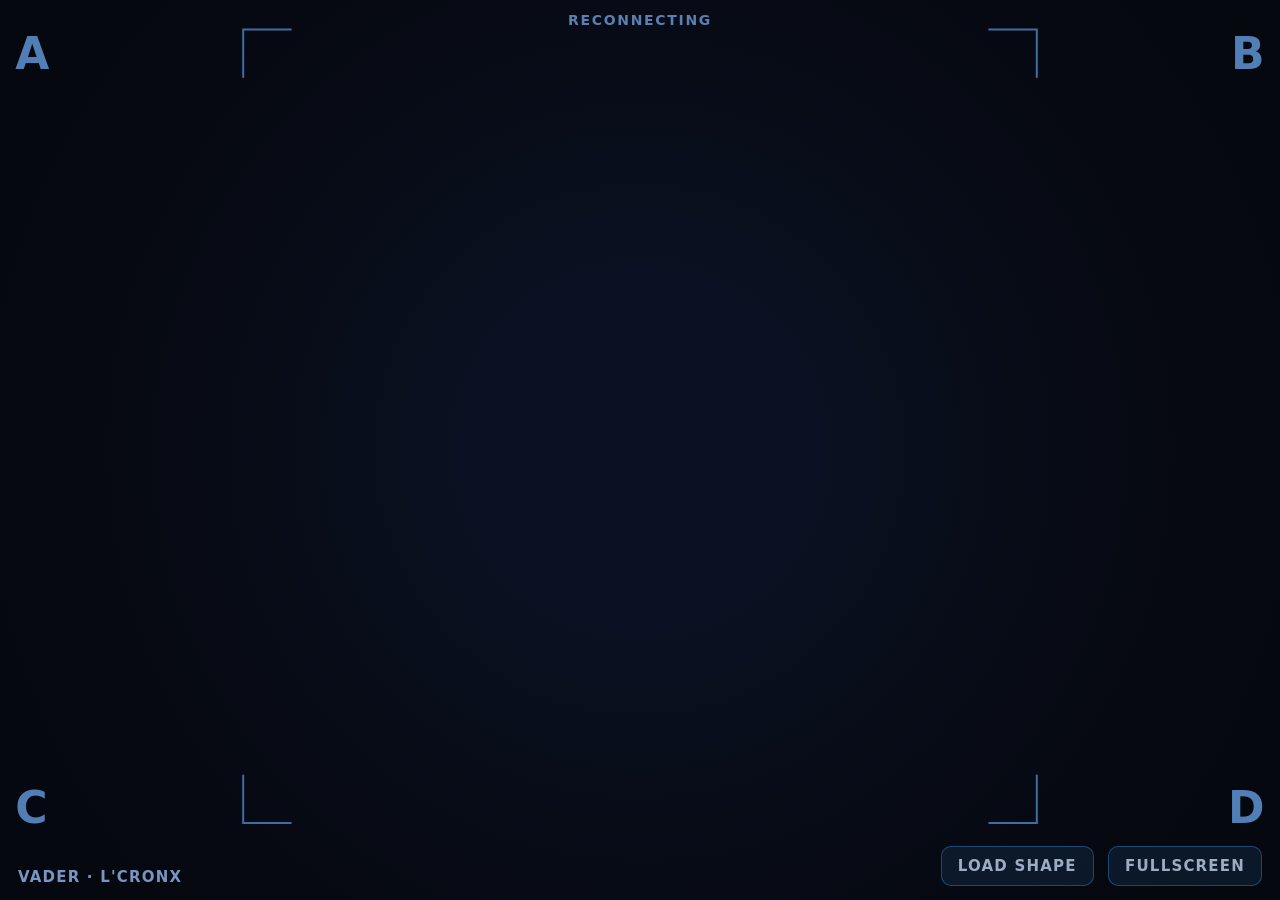
<file: web/index.html>
<!doctype html>
<html lang="en">
<head>
<meta charset="utf-8">
<meta name="viewport" content="width=device-width, initial-scale=1, viewport-fit=cover, user-scalable=no">
<meta name="apple-mobile-web-app-capable" content="yes">
<meta name="apple-mobile-web-app-status-bar-style" content="black-translucent">
<meta name="mobile-web-app-capable" content="yes">
<meta name="theme-color" content="#06080f">
<link rel="manifest" href="/manifest.json">
<link rel="apple-touch-icon" href="/icon.png">
<link rel="icon" href="/icon.png">
<title>VADER</title>
<style>
  html, body { margin: 0; height: 100%; background: #06080f; overflow: hidden; -webkit-user-select: none; user-select: none; }
  canvas { display: block; width: 100vw; height: 100vh; touch-action: none; }
  #ui { position: fixed; left: 0; right: 0; bottom: 0; box-sizing: border-box; display: flex; justify-content: space-between; align-items: flex-end;
        padding: 14px 18px calc(14px + env(safe-area-inset-bottom)); font: 600 15px/1.2 system-ui, -apple-system, sans-serif;
        color: #9fc6ff; letter-spacing: .08em; text-transform: uppercase; pointer-events: none; transition: opacity .6s; }
  #ui.hide { opacity: 0; }
  #ui span { opacity: .75 }
  #fs, #ld { pointer-events: auto; background: rgba(58,160,255,.14); border: 1px solid rgba(58,160,255,.5); color: #cfe3ff;
        border-radius: 10px; padding: 10px 16px; font: inherit; letter-spacing: inherit; text-transform: inherit; margin-left: 8px; }
  #fs:active, #ld:active { background: rgba(58,160,255,.35) }
  #st { position: fixed; top: calc(12px + env(safe-area-inset-top)); left: 0; right: 0; text-align: center; color: #5a7fb0;
        font: 600 14px system-ui, sans-serif; letter-spacing: .12em; text-transform: uppercase; pointer-events: none; }
</style>
</head>
<body>
<canvas id="c"></canvas>
<div id="st">connecting</div>
<div id="ui"><span>VADER &middot; L'Cronx</span><span><button id="ld">Load shape</button> <button id="fs">Fullscreen</button></span></div>
<input id="file" type="file" accept=".png,.jpg,.jpeg,.svg,.obj,image/png,image/jpeg,image/svg+xml" style="display:none">
<script>
(() => {
'use strict';
const cv = document.getElementById('c'), ctx = cv.getContext('2d');
const st = document.getElementById('st'), ui = document.getElementById('ui'), fs = document.getElementById('fs');
let W = 0, H = 0, DPR = 1;
function resize() {
  DPR = Math.min(window.devicePixelRatio || 1, 2);
  W = cv.width = Math.floor(innerWidth * DPR); H = cv.height = Math.floor(innerHeight * DPR);
}
addEventListener('resize', resize); resize();

/* ---- what the Force sends */
let shape = null;      // {n, x[], y[], z[], is3d, user, img}
let v = null;          // the last view: motion, rot, yaw, tilt, size, sub, ot, oo, hz, subhz, env, w[4]
let vAt = 0;           // when it arrived (ms)
let ws = null, tries = 0;
function connect() {
  const url = (location.protocol === 'https:' ? 'wss://' : 'ws://') + location.host + '/ws';
  ws = new WebSocket(url); ws.binaryType = 'arraybuffer';
  ws.onopen = () => { tries = 0; st.textContent = ''; };
  ws.onclose = () => { st.textContent = 'reconnecting'; setTimeout(connect, Math.min(4000, 400 * ++tries)); };
  ws.onerror = () => { try { ws.close(); } catch (e) {} };
  ws.onmessage = (e) => {
    const d = new DataView(e.data), t = d.getUint8(0);
    if (t === 2) {
      const n = d.getUint32(4, true); let p = 8;
      const x = new Float32Array(n), y = new Float32Array(n), z = new Float32Array(n);
      for (let i = 0; i < n; i++) { x[i] = d.getFloat32(p, true); y[i] = d.getFloat32(p + 4, true); z[i] = d.getFloat32(p + 8, true); p += 12; }
      const hasImg = d.getUint8(3); let img = null;
      if (hasImg) { img = new Uint8Array(e.data, p, 64 * 64); }
      shape = { n, x, y, z, is3d: d.getUint8(1), user: d.getUint8(2), img };
    } else if (t === 1) {
      let p = 4; const f = () => { const r = d.getFloat32(p, true); p += 4; return r; };
      v = { motion: d.getUint8(1), rot: f(), yaw: f(), tilt: f(), size: f(), sub: f(), ot: f(), oo: f(), hz: f(), subhz: f(), env: f(), w: [f(), f(), f(), f()], usePos: f(), fx: f(), fy: f(), ox: f(), oy: f(), nb: f(), bl: Array.from({length: 16}, () => [f(), f()]), ps: 0, pe: 1, style: 0 }; v.ps = f(); v.pe = f(); v.style = f();
      vAt = performance.now();
    }
  };
}
connect();

/* ---- the drawing */
const TAU = Math.PI * 2;
const PATH_COLS = ['#ffe14a', '#ffb020', '#ff801a', '#ff5428', '#ff345a', '#ff3caa'];
const ORB_COLS = ['#4678ff', '#3cafff', '#7dfcff', '#5affc8', '#6eff8c', '#beff5a'];
function colStep(s) { return Math.max(0, Math.min(5, Math.floor(s * 6))); }
const x2 = new Float32Array(256), y2 = new Float32Array(256), z2 = new Float32Array(256);
function project(sh, rot, yaw, tilt) {
  const cr = Math.cos(rot * TAU), sr = Math.sin(rot * TAU);
  if (sh.is3d) {
    const cy = Math.cos(yaw), sy = Math.sin(yaw), cp = Math.cos(tilt), sp = Math.sin(tilt);
    for (let i = 0; i < sh.n; i++) {
      const x = sh.x[i], y = sh.y[i], z = sh.z[i];
      const x1 = x * cy + z * sy, z1 = -x * sy + z * cy;
      const y1 = y * cp - z1 * sp, zz = y * sp + z1 * cp;
      const persp = 1 / (1 + 0.25 * zz), a = x1 * persp, b = y1 * persp;
      x2[i] = a * cr - b * sr; y2[i] = a * sr + b * cr; z2[i] = zz;
    }
  } else for (let i = 0; i < sh.n; i++) { x2[i] = sh.x[i] * cr - sh.y[i] * sr; y2[i] = sh.x[i] * sr + sh.y[i] * cr; z2[i] = 0; }
  let m = 0;
  for (let i = 0; i < sh.n; i++) { m = Math.max(m, Math.abs(x2[i]), Math.abs(y2[i])); }
  if (m > 1) for (let i = 0; i < sh.n; i++) { x2[i] /= m; y2[i] /= m; }
}
function pathAt(n, t) { let u = (t - Math.floor(t)) * n; let i = Math.floor(u), f = u - i; i %= n; const j = (i + 1) % n; return [x2[i] + (x2[j] - x2[i]) * f, y2[i] + (y2[j] - y2[i]) * f]; }

let S = 0, CX = 0, CY = 0;   // the square's size and centre on the canvas
function sx(x) { return CX + x * S * 0.5; }
function sy(y) { return CY + y * S * 0.5; }
const clamp = (x, a, b) => x < a ? a : x > b ? b : x;

let lastT = performance.now(), uiTimer = 0;
let portrait = false;   // a portrait phone: the picture is turned, so held sideways it is a landscape screen
function frame(now) {
  requestAnimationFrame(frame);
  const dt = Math.min(0.1, (now - lastT) / 1000); lastT = now;
  ctx.setTransform(1, 0, 0, 1, 0, 0);
  ctx.fillStyle = '#06080f'; ctx.fillRect(0, 0, cv.width, cv.height);
  portrait = cv.height > cv.width;
  if (portrait) { W = cv.height; H = cv.width; ctx.translate(cv.width, 0); ctx.rotate(Math.PI / 2); } else { W = cv.width; H = cv.height; }
  // the glass: a vignette, scanlines
  const g = ctx.createRadialGradient(W / 2, H / 2, Math.min(W, H) * 0.2, W / 2, H / 2, Math.max(W, H) * 0.75);
  g.addColorStop(0, 'rgba(14,24,48,0.55)'); g.addColorStop(1, 'rgba(0,0,0,0)');
  ctx.fillStyle = g; ctx.fillRect(0, 0, W, H);
  // the Force's screen box proportions (640 x 288, the square in the middle): the square as big as the height allows
  S = Math.min(H * 0.9, W * 0.62); CX = W / 2; CY = H / 2 - S * 0.03;
  // the corners
  ctx.strokeStyle = 'rgba(70,120,180,0.9)'; ctx.lineWidth = 2 * DPR; ctx.lineCap = 'round';
  const L = S * 0.06, c0 = CX - S / 2, c1 = CX + S / 2, r0 = CY - S / 2, r1 = CY + S / 2;
  for (const [x, y, dx, dy] of [[c0, r0, 1, 1], [c1, r0, -1, 1], [c0, r1, 1, -1], [c1, r1, -1, -1]]) {
    ctx.beginPath(); ctx.moveTo(x + dx * L, y); ctx.lineTo(x, y); ctx.lineTo(x, y + dy * L); ctx.stroke();
  }
  ctx.fillStyle = 'rgba(90,140,200,0.9)'; ctx.font = `600 ${Math.round(S * 0.055)}px system-ui, sans-serif`;
  ctx.textAlign = 'left'; ctx.textBaseline = 'alphabetic';
  // the corner names sit on the side walls of the screen
  ctx.fillText('A', W * 0.012, r0 + S * 0.05); ctx.textAlign = 'right'; ctx.fillText('B', W * 0.988, r0 + S * 0.05);
  ctx.fillText('D', W * 0.988, r1); ctx.textAlign = 'left'; ctx.fillText('C', W * 0.012, r1);
  if (!shape || !v) return;
  // the phases, moved on between the Force's messages so the motion is smooth
  const age = (now - vAt) / 1000;
  const ot = v.ot + (v.motion ? v.hz * age : 0), oo = v.oo + (v.motion ? v.subhz * age : 0);
  project(shape, v.rot, v.yaw, v.tilt);
  const size = v.size, sr = v.sub * 0.6;
  // a loaded picture, dim, under its shape
  if (shape.img) {   // 0.10.7: under any shape
    const cell = S / 64 * size;
    ctx.save(); ctx.translate(CX, CY); ctx.rotate(v.rot * TAU);
    for (let j = 0; j < 64; j++) for (let i = 0; i < 64; i++) {
      const b = shape.img[j * 64 + i] / 255; if (b < 0.04) continue;
      ctx.fillStyle = `rgba(90,150,255,${(b * 0.35).toFixed(3)})`;
      ctx.fillRect((i - 32) * cell, (j - 32) * cell, cell + 0.5, cell + 0.5);
    }
    ctx.restore();
  }
  // the orbit line: the orbiter's whole path over one orbit, faint
  if (v.motion && Math.abs(v.hz) > 0.05 && sr > 0.004) {
    let ratio = Math.round(v.subhz / v.hz); ratio = clamp(ratio, -12, 12);
    const b0 = oo - ratio * ot, ln = Math.min(640, 96 + Math.abs(ratio) * 40);
    ctx.beginPath();
    for (let k = 0; k < ln; k++) {
      const a = k / (ln - 1), b = b0 + ratio * a; let [px, py] = pathAt(shape.n, a); px *= size; py *= size;
      const X = sx(clamp(px + sr * Math.cos(TAU * b), -1, 1)), Y = sy(clamp(py + sr * Math.sin(TAU * b), -1, 1));
      k ? ctx.lineTo(X, Y) : ctx.moveTo(X, Y);
    }
    ctx.strokeStyle = 'rgba(90,160,245,0.28)'; ctx.lineWidth = 1.2 * DPR; ctx.shadowBlur = 0; ctx.stroke();
  }
  // PATH START / END: a marker at each end of the part of the path used
  if (v.ps > 0.001 || v.pe < 0.999) for (const u of [v.ps, v.pe]) {
    const [mx, my] = pathAt(shape.n, u); const gx = sx(mx * size), gy = sy(my * size);
    ctx.strokeStyle = '#ffd24a'; ctx.lineWidth = 2.5 * DPR; ctx.shadowBlur = 0;
    ctx.beginPath(); ctx.arc(gx, gy, S * 0.02, 0, TAU); ctx.stroke();
  }
  // the shape: a glowing line, a 3D shape shaded by depth
  ctx.lineJoin = 'round';
  if (v.style > 0.5) {   // a dotted cloud with a slow 3D turn
    const ang = now * 0.00025, ca = Math.cos(ang), sa = Math.sin(ang);
    ctx.shadowColor = 'rgba(58,160,255,0.9)';
    for (let i = 0; i < shape.n; i += 2) {
      const zq = shape.is3d ? z2[i] : y2[i] * 0.6, xr = x2[i] * ca + zq * sa, zr = -x2[i] * sa + zq * ca;
      const depth = clamp(0.5 - 0.3 * zr, 0.1, 1);
      ctx.fillStyle = `rgba(150,215,255,${(0.35 + 0.65 * depth).toFixed(3)})`; ctx.shadowBlur = 8 * DPR * depth;
      ctx.beginPath(); ctx.arc(sx(xr * size), sy(y2[i] * size), (1.1 + 1.6 * depth) * DPR, 0, TAU); ctx.fill();
    }
  } else if (shape.is3d) {
    for (let i = 0; i < shape.n; i++) {
      const j = (i + 1) % shape.n, depth = clamp(0.5 - 0.25 * (z2[i] + z2[j]), 0, 1);
      ctx.beginPath(); ctx.moveTo(sx(x2[i] * size), sy(y2[i] * size)); ctx.lineTo(sx(x2[j] * size), sy(y2[j] * size));
      ctx.strokeStyle = `rgba(80,165,255,${(0.35 + 0.65 * depth).toFixed(3)})`; ctx.lineWidth = (1.4 + 1.6 * depth) * DPR;
      ctx.shadowColor = 'rgba(58,160,255,0.9)'; ctx.shadowBlur = 10 * DPR * depth; ctx.stroke();
    }
  } else {
    ctx.beginPath();
    for (let i = 0; i <= shape.n; i++) { const k = i % shape.n; i ? ctx.lineTo(sx(x2[k] * size), sy(y2[k] * size)) : ctx.moveTo(sx(x2[k] * size), sy(y2[k] * size)); }
    ctx.strokeStyle = 'rgba(70,160,255,0.55)'; ctx.lineWidth = 7 * DPR; ctx.shadowColor = 'rgba(58,160,255,1)'; ctx.shadowBlur = 24 * DPR; ctx.stroke();
    ctx.strokeStyle = '#bfe3ff'; ctx.lineWidth = 2.2 * DPR; ctx.shadowBlur = 8 * DPR; ctx.stroke();
  }
  ctx.shadowBlur = 0;
  // the orbiter and the path point
  let [fx, fy] = pathAt(shape.n, ot); fx *= size; fy *= size;
  let ox = clamp(fx + sr * Math.cos(TAU * oo), -1, 1), oy = clamp(fy + sr * Math.sin(TAU * oo), -1, 1);
  if (v.usePos > 0.5) { fx = v.fx; fy = v.fy; ox = v.ox; oy = v.oy; }
  const oc = ORB_COLS[colStep(v.sub)], pc = PATH_COLS[colStep(v.size)];
  if (v.motion) {
    // the light trail: where the orbiter has just been, a fading glowing curve
    let tl = Math.abs(v.subhz) > 0.01 ? 0.6 / Math.abs(v.subhz) : 0.35; tl = clamp(tl, 0.06, 0.6);
    const N = 36; let lx = sx(ox), ly = sy(oy);
    for (let k = 1; k < N; k++) {
      const tk = tl * k / (N - 1); let [px, py] = pathAt(shape.n, ot - v.hz * tk); px *= size; py *= size;
      const b = oo - v.subhz * tk, X = sx(clamp(px + sr * Math.cos(TAU * b), -1, 1)), Y = sy(clamp(py + sr * Math.sin(TAU * b), -1, 1));
      const f = 1 - k / N;
      ctx.beginPath(); ctx.moveTo(lx, ly); ctx.lineTo(X, Y);
      ctx.strokeStyle = oc; ctx.globalAlpha = 0.08 + 0.9 * f * f * f; ctx.lineWidth = (1 + 5 * f * f) * DPR;
      ctx.shadowColor = oc; ctx.shadowBlur = 14 * DPR * f; ctx.stroke();
      lx = X; ly = Y;
    }
    ctx.globalAlpha = 1; ctx.shadowBlur = 0;
    const behind = Math.sin(TAU * oo) < 0;
    const ball = (x, y, r, col, glow) => {
      const gx = sx(x), gy = sy(y);
      ctx.shadowColor = col; ctx.shadowBlur = glow * DPR;
      const rg = ctx.createRadialGradient(gx - r * 0.35, gy - r * 0.35, r * 0.1, gx, gy, r);
      rg.addColorStop(0, '#ffffff'); rg.addColorStop(0.35, col); rg.addColorStop(1, col);
      ctx.fillStyle = rg; ctx.beginPath(); ctx.arc(gx, gy, r, 0, TAU); ctx.fill(); ctx.shadowBlur = 0;
    };
    const RO = S * 0.055 * (0.8 + 0.4 * v.env), RP = S * 0.038;
    for (let k = 0; k < Math.round(v.nb); k++) ball(v.bl[k][0], v.bl[k][1], RO * 0.7, oc, 16);
    if (behind) { ball(ox, oy, RO, oc, 26); ball(fx, fy, RP, pc, 18); } else { ball(fx, fy, RP, pc, 18); ball(ox, oy, RO, oc, 26); }
  }
  // the corner bars: how much of each corner is heard
  const bw = S * 0.5, bh = 4 * DPR, by = r1 + S * 0.09;
  ['A', 'B', 'C', 'D'].forEach((n, i) => {
    const x0 = CX - S / 2 + i * (S / 4) + S * 0.02, w = S / 4 - S * 0.04;
    ctx.fillStyle = 'rgba(40,60,90,0.8)'; ctx.fillRect(x0, by, w, bh);
    ctx.fillStyle = '#7dfcff'; ctx.shadowColor = '#7dfcff'; ctx.shadowBlur = 8 * DPR; ctx.fillRect(x0, by, w * clamp(v.w[i], 0, 1), bh); ctx.shadowBlur = 0;
  });
  // scanlines
  ctx.fillStyle = 'rgba(0,0,0,0.12)';
  for (let y = 0; y < H; y += 3 * DPR) ctx.fillRect(0, y, W, DPR);
  if (portrait) { const t2 = ctx.getTransform(); ctx.setTransform(1, 0, 0, 1, 0, 0); ctx.setTransform(t2); }
}
requestAnimationFrame(frame);

/* ---- fullscreen, and the controls fade away */
function showUi() { ui.classList.remove('hide'); clearTimeout(uiTimer); uiTimer = setTimeout(() => ui.classList.add('hide'), 3500); }
showUi();
addEventListener('pointerdown', showUi);
fs.addEventListener('click', () => {
  const el = document.documentElement;
  const lock = () => { try { if (screen.orientation && screen.orientation.lock) screen.orientation.lock('landscape').catch(() => {}); } catch (e) {} };
  if (document.fullscreenElement) document.exitFullscreen();
  else if (el.requestFullscreen) el.requestFullscreen({ navigationUI: 'hide' }).then(lock).catch(() => {});
  else if (el.webkitRequestFullscreen) { el.webkitRequestFullscreen(); lock(); }
  else st.textContent = 'add to home screen for full screen';
});
/* a shape from the phone: a picture (PNG, JPG), an SVG or an OBJ, sent to the Force, which saves it in its Shapes
 * folder and plays it at once */
const ld = document.getElementById('ld'), file = document.getElementById('file');
ld.addEventListener('click', () => { file.value = ''; file.click(); showUi(); });
file.addEventListener('change', async () => {
  const f = file.files && file.files[0]; if (!f) return;
  st.textContent = 'sending ' + f.name;
  try {
    const r = await fetch('/upload?name=' + encodeURIComponent(f.name), { method: 'POST', body: f });
    const msg = await r.text();
    st.textContent = r.ok ? '' : msg;
    if (!r.ok) setTimeout(() => { st.textContent = ''; }, 4000);
  } catch (e) { st.textContent = 'could not send'; setTimeout(() => { st.textContent = ''; }, 4000); }
});
// the UI row reads the right way up on a turned phone too
function placeUi() {
  if (innerHeight > innerWidth) {   /* a turned phone: the row runs down the right-hand edge, which is the picture's bottom */
    ui.style.left = '0'; ui.style.right = 'auto'; ui.style.top = '0'; ui.style.bottom = 'auto';
    ui.style.width = innerHeight + 'px'; ui.style.transformOrigin = '0 0';
    ui.style.transform = 'rotate(90deg) translateY(-100%)';
  } else { ui.style.left = '0'; ui.style.right = '0'; ui.style.top = 'auto'; ui.style.bottom = '0'; ui.style.width = 'auto'; ui.style.transform = ''; }
}
addEventListener('resize', placeUi); placeUi();
})();
</script>
</body>
</html>
</file>
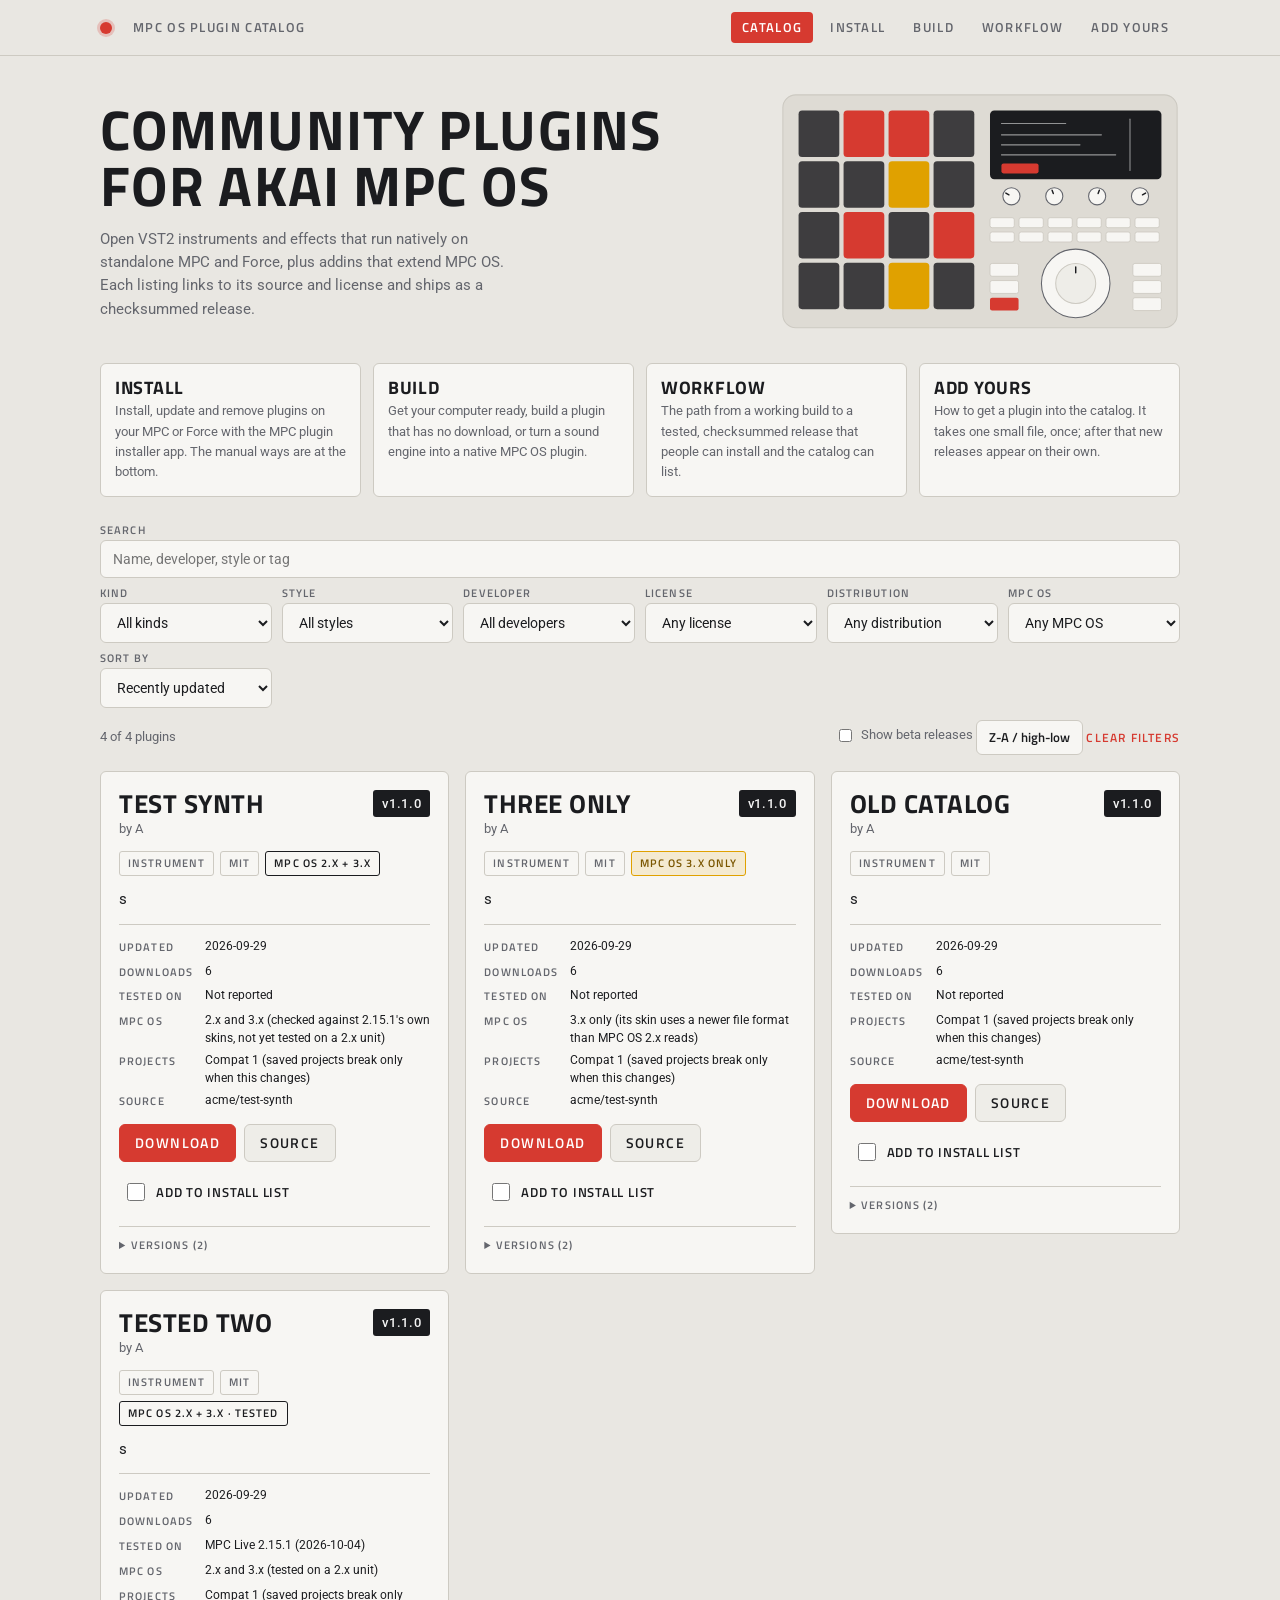
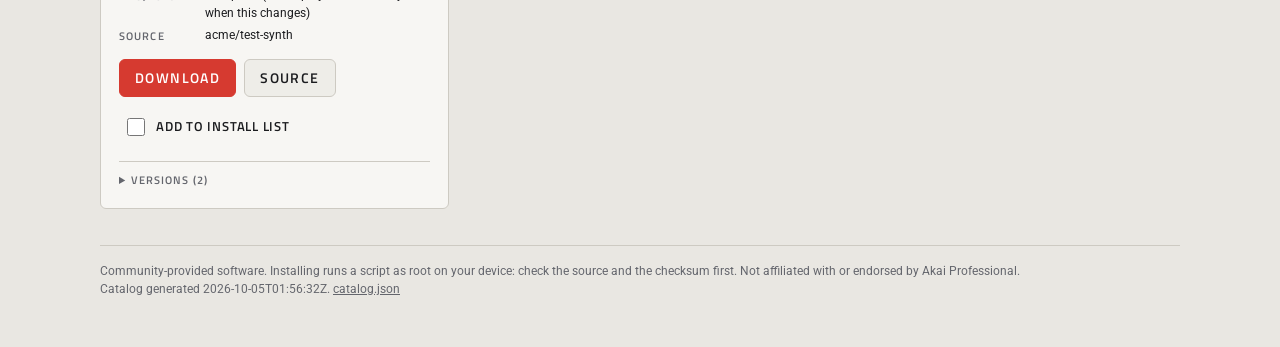
<file: third_party/mpc-vst-plugins/site-fixture/index.html>
<!doctype html>
<html lang="en">
<head>
<meta charset="utf-8">
<meta name="viewport" content="width=device-width, initial-scale=1">
<title>MPC OS Plugin Catalog</title>
<meta name="description" content="Community-built, open VST2 plugins for Akai MPC and Force standalone units, with versions, licenses and checksummed downloads.">
<link rel="alternate" type="application/atom+xml" title="New releases" href="feed.xml">
<link rel="stylesheet" href="https://fonts.googleapis.com/css2?family=Roboto:wght@400;500;700&family=Titillium+Web:wght@400;600;700&display=swap">
<style>
/* Layout: sticky bar, masthead with a line-drawn MPC (screen, Q-Link encoders, jog wheel, buttons, 16 pads), filters, card grid.
   One committed look: light studio faceplate. Fonts are the two MPC resolves: Titillium Web (labels, headings) and Roboto (text). */
:root {
  --bg: #e9e7e2;
  --panel: #f7f6f3;
  --panel-2: #eeede8;
  --line: #cdcac2;
  --fg: #1b1c1f;
  --muted: #64666d;
  --accent: #d63a30;
  --accent-fg: #ffffff;
  --amber: #e0a100;
  --amber-ink: #7a5600;
  --lcd-bg: #1b1c1f;
  --lcd-fg: #f4f4f4;
  --body-fill: #dedbd4;
  --display: "Titillium Web", "Arial Narrow", sans-serif;
  --text: "Roboto", system-ui, sans-serif;
  --radius: 6px;
  color-scheme: light;
}
* { box-sizing: border-box; }
body { background: var(--bg); color: var(--fg); font: 400 15px/1.55 var(--text); margin: 0;
  padding-inline: 16px; padding-block: 0 48px; }
a { color: inherit; }
:focus-visible { outline: 2px solid var(--accent); outline-offset: 2px; }
.wrap { max-width: 1080px; margin-inline: auto; }

.bar { position: sticky; top: env(safe-area-inset-top, 0px); z-index: 5; background: var(--bg);
  border-bottom: 1px solid var(--line); margin-inline: -16px; padding: 12px 16px; }
.brand { font: 700 19px/1 var(--display); letter-spacing: .1em; text-transform: uppercase; display: flex; align-items: center; gap: 10px; }
.dot { width: 12px; height: 12px; border-radius: 50%; background: var(--accent); box-shadow: 0 0 0 3px color-mix(in srgb, var(--accent) 22%, transparent); }

.mast { display: grid; grid-template-columns: minmax(0, 1fr) minmax(0, 400px); gap: 24px 48px; align-items: center; padding-block: 36px 24px; }
.mast h1 { font: 700 clamp(34px, 6vw, 56px)/1 var(--display); text-transform: uppercase; letter-spacing: .02em; margin: 0 0 14px; text-wrap: balance; }
.mast p { margin: 0; color: var(--muted); max-width: 52ch; }
.mpc { width: 100%; height: auto; display: block; }
.mpc .body { fill: var(--body-fill); stroke: var(--line); stroke-width: 1.5; }
.mpc .screen { fill: var(--lcd-bg); }
.mpc .ui { fill: none; stroke: var(--lcd-fg); stroke-width: 1.5; opacity: .55; stroke-linecap: round; }
.mpc .ui-hot { fill: var(--accent); }
.mpc .knob { fill: var(--panel); stroke: var(--muted); stroke-width: 1.5; }
.mpc .tick { stroke: var(--fg); stroke-width: 2; stroke-linecap: round; }
.mpc .wheel { fill: var(--panel); stroke: var(--muted); stroke-width: 1.5; }
.mpc .wheel-in { fill: var(--panel-2); stroke: var(--line); stroke-width: 1.5; }
.mpc .btn { fill: var(--panel); stroke: var(--line); stroke-width: 1.2; }
.mpc .btn.rec { fill: var(--accent); stroke: none; }
.mpc .pad { fill: var(--lcd-bg); opacity: .82; }
.mpc .pad.on { fill: var(--accent); opacity: 1; }
.mpc .pad.alt { fill: var(--amber); opacity: 1; }
@media (prefers-reduced-motion: no-preference) { .mpc .pulse { animation: pulse 2.4s ease-in-out infinite; } }
@keyframes pulse { 50% { opacity: .5; } }

.sample { font: 400 12px/1.5 var(--text); color: var(--muted); border: 1px dashed var(--line); border-radius: var(--radius);
  padding: 8px 12px; margin-bottom: 20px; }
.tools { display: grid; grid-template-columns: repeat(auto-fit, minmax(150px, 1fr)); gap: 10px; margin-bottom: 12px; }
.tools .search { grid-column: 1 / -1; }
.tools label { display: flex; flex-direction: column; gap: 4px; font: 600 11px/1 var(--display); letter-spacing: .1em; text-transform: uppercase; color: var(--muted); min-width: 0; }
.tools input, .tools select { font: 400 14px var(--text); letter-spacing: 0; text-transform: none; color: var(--fg); background: var(--panel);
  border: 1px solid var(--line); border-radius: var(--radius); padding: 10px 12px; width: 100%; min-width: 0; }
.status { display: flex; flex-wrap: wrap; gap: 8px 16px; align-items: center; justify-content: space-between; margin-bottom: 16px; color: var(--muted); font-size: 13px; }
.status label { display: inline-flex; align-items: center; gap: 6px; cursor: pointer; }
.linkbtn { font: 600 12px/1 var(--display); letter-spacing: .1em; text-transform: uppercase; color: var(--accent); background: none; border: 0; padding: 6px 0; cursor: pointer; }
.dir { font: 600 13px/1 var(--display); color: var(--fg); background: var(--panel); border: 1px solid var(--line); border-radius: var(--radius); padding: 10px 12px; cursor: pointer; }
.vers { border-top: 1px solid var(--line); padding-top: 10px; font-size: 12px; color: var(--muted); }
.vers summary { cursor: pointer; font: 600 11px/1.6 var(--display); letter-spacing: .1em; text-transform: uppercase; }
.vers table { width: 100%; border-collapse: collapse; margin-top: 6px; font-variant-numeric: tabular-nums; }
.vers td { padding: 4px 8px 4px 0; vertical-align: top; }
.vers .y { text-decoration: line-through; }
.stat { font-size: 12px; color: var(--muted); }

.grid { display: grid; grid-template-columns: repeat(auto-fill, minmax(min(100%, 320px), 1fr)); gap: 16px; }
.card { background: var(--panel); border: 1px solid var(--line); border-radius: var(--radius); padding: 18px;
  display: flex; flex-direction: column; gap: 12px; min-width: 0; }
.card header { display: flex; justify-content: space-between; align-items: flex-start; gap: 12px; }
.card h2 { font: 700 26px/1.05 var(--display); text-transform: uppercase; letter-spacing: .02em; margin: 0; }
.by { color: var(--muted); font-size: 13px; margin-top: 2px; }
.ver { font: 500 13px/1 var(--text); background: var(--lcd-bg); color: var(--lcd-fg); border-radius: 3px; padding: 7px 9px;
  letter-spacing: .05em; white-space: nowrap; font-variant-numeric: tabular-nums; }
.card p { margin: 0; flex: 1; }
.tags { display: flex; gap: 6px; flex-wrap: wrap; }
.tag { font: 600 11px/1 var(--display); letter-spacing: .1em; text-transform: uppercase; color: var(--muted);
  border: 1px solid var(--line); border-radius: 3px; padding: 6px 8px; }
.tag.ok { color: var(--fg); border-color: var(--fg); }
.tag.warn { color: var(--amber-ink); border-color: var(--amber); background: color-mix(in srgb, var(--amber) 14%, var(--panel)); }
.meta { display: grid; grid-template-columns: auto 1fr; gap: 4px 12px; font: 400 12px/1.5 var(--text); color: var(--muted);
  border-top: 1px solid var(--line); padding-top: 12px; margin: 0; }
.meta dt { font: 600 11px/1.9 var(--display); text-transform: uppercase; letter-spacing: .1em; }
.meta dd { margin: 0; color: var(--fg); overflow-wrap: anywhere; }
.actions { display: flex; gap: 8px; }
.btn-l { font: 600 14px/1 var(--display); letter-spacing: .1em; text-transform: uppercase; text-decoration: none;
  padding: 11px 15px; border-radius: var(--radius); border: 1px solid var(--line); color: var(--fg); background: var(--panel-2); }
.btn-l.primary { background: var(--accent); border-color: var(--accent); color: var(--accent-fg); }
.empty { color: var(--muted); padding: 24px 0; }
footer { margin-top: 36px; color: var(--muted); font-size: 12px; border-top: 1px solid var(--line); padding-top: 16px; }
@media (max-width: 640px) { .mast { grid-template-columns: minmax(0, 1fr); } .mpc { max-width: 380px; } }

.nav { display: flex; gap: 4px 18px; flex-wrap: wrap; align-items: center; justify-content: space-between; }
.nav ul { display: flex; gap: 4px 6px; flex-wrap: wrap; list-style: none; margin: 0; padding: 0; }
.nav a { display: block; text-decoration: none; font: 600 13px/1 var(--display); letter-spacing: .1em; text-transform: uppercase;
  color: var(--muted); padding: 9px 11px; border-radius: 4px; }
.nav a:hover { color: var(--fg); }
.nav a[aria-current="page"] { color: var(--accent-fg); background: var(--accent); }
.brand a { text-decoration: none; }
.doc { max-width: 760px; padding-block: 36px 8px; }
.doc h1 { font: 700 clamp(32px, 5vw, 48px)/1.02 var(--display); text-transform: uppercase; letter-spacing: .02em; margin: 0 0 10px; text-wrap: balance; }
.doc .lede { color: var(--muted); font-size: 17px; margin: 0 0 28px; }
.doc h2 { font: 700 26px/1.1 var(--display); text-transform: uppercase; letter-spacing: .04em; margin: 36px 0 10px; padding-top: 18px; border-top: 1px solid var(--line); }
.doc h3 { font: 700 18px/1.2 var(--display); text-transform: uppercase; letter-spacing: .06em; margin: 24px 0 6px; }
.doc p, .doc li { max-width: 68ch; }
.doc ul, .doc ol { padding-left: 22px; }
.doc li { margin: 4px 0; }
.doc code { font: 500 .88em/1 ui-monospace, "SFMono-Regular", Menlo, Consolas, monospace; background: var(--panel-2); border: 1px solid var(--line); border-radius: 3px; padding: 1px 5px; overflow-wrap: anywhere; }
.doc pre { background: var(--lcd-bg); color: var(--lcd-fg); border-radius: var(--radius); padding: 14px 16px; overflow-x: auto; margin: 14px 0; }
.doc pre code { background: none; border: 0; padding: 0; color: inherit; font-size: 13px; line-height: 1.55; overflow-wrap: normal; }
.doc blockquote { margin: 16px 0; padding: 10px 14px; border-left: 3px solid var(--amber); background: color-mix(in srgb, var(--amber) 12%, var(--panel)); border-radius: 0 var(--radius) var(--radius) 0; }
.doc blockquote p { margin: 4px 0; }
.tablewrap { overflow-x: auto; margin: 14px 0; }
.doc table { border-collapse: collapse; width: 100%; font-size: 14px; }
.doc th, .doc td { text-align: left; padding: 8px 12px; border-bottom: 1px solid var(--line); vertical-align: top; }
.doc th { font: 600 12px/1.2 var(--display); letter-spacing: .1em; text-transform: uppercase; color: var(--muted); }
.doc a { color: var(--accent); }
.pagelist { display: grid; grid-template-columns: repeat(auto-fit, minmax(min(100%, 230px), 1fr)); gap: 12px; margin: 8px 0 28px; }
.pagelist a { display: flex; flex-direction: column; gap: 4px; text-decoration: none; background: var(--panel); border: 1px solid var(--line); border-radius: var(--radius); padding: 14px; }
.pagelist b { font: 700 18px/1.1 var(--display); text-transform: uppercase; letter-spacing: .04em; }
.pagelist span { color: var(--muted); font-size: 13px; }

.tag.build { color: var(--accent); border-color: var(--accent); }
.card.by { border-color: color-mix(in srgb, var(--accent) 35%, var(--line)); }
.need { background: var(--panel-2); border: 1px solid var(--line); border-radius: var(--radius); padding: 10px 14px; }
.need h3 { font: 700 13px/1.2 var(--display); text-transform: uppercase; letter-spacing: .1em; color: var(--muted); margin: 8px 0 4px; }
.need ul { margin: 0; padding-left: 18px; font-size: 14px; }
.need li { margin: 3px 0; }
.card .need .also { margin: 6px 0 0; font-size: 13px; color: var(--muted); flex: none; }
.cmd { margin: 0 0 4px; background: var(--lcd-bg); color: var(--lcd-fg); border-radius: 4px; padding: 10px 12px; }
.cmd code { font: 500 12px/1.5 ui-monospace, "SFMono-Regular", Menlo, Consolas, monospace; white-space: pre-wrap; overflow-wrap: anywhere; }
.card .fw { margin: 0; flex: none; font-size: 13px; padding: 8px 12px; border-left: 3px solid var(--amber); background: color-mix(in srgb, var(--amber) 14%, var(--panel)); border-radius: 0 var(--radius) var(--radius) 0; }
.actions { flex-wrap: wrap; }
.actions .btn-l { white-space: nowrap; }
.grid { align-items: start; }
.card .needline { margin: 0; flex: none; font-size: 14px; }
.card .cmd { margin: 0; }
.card .how { flex: none; font-size: 13px; color: var(--muted); }
.card .how summary { cursor: pointer; font: 600 11px/1.6 var(--display); letter-spacing: .1em; text-transform: uppercase; }
.card .how ul { margin: 6px 0 0; padding-left: 18px; }
.card .how li { margin: 3px 0; color: var(--fg); }
.card .how .also { margin: 6px 0 0; flex: none; }
.card .fw { font-size: 12px; padding: 6px 10px; }
.card .line { margin: 0; flex: none; font-size: 12px; color: var(--muted); }
.card .fw { font-size: 11.5px; line-height: 1.4; }
.grid { grid-auto-flow: dense; }
@media (min-width: 720px) { .card.by { grid-column: span 2; } }

/* Install list: tick plugins, get one command to paste into a terminal */
.pick { display: inline-flex; align-items: center; gap: 8px; font: 600 13px/1 var(--display); letter-spacing: .06em; text-transform: uppercase; cursor: pointer; padding: 10px 4px; }
.pick input { width: 18px; height: 18px; accent-color: var(--accent); }
.install { position: sticky; bottom: 12px; z-index: 4; background: var(--panel); border: 1px solid var(--line); border-radius: var(--radius);
  box-shadow: 0 6px 24px rgb(0 0 0 / .18); margin-top: 16px; }
.install[hidden] { display: none; }
.install > summary { cursor: pointer; padding: 12px 16px; display: flex; justify-content: space-between; gap: 12px; font: 700 15px/1.2 var(--display); letter-spacing: .08em; text-transform: uppercase; }
.install > summary .hint { color: var(--accent); }
.install .body { padding: 0 16px 16px; max-height: min(70vh, 640px); overflow: auto; }
.install .body > p { margin: 0 0 10px; color: var(--muted); font-size: 14px; }
.install .lab { font: 600 12px/1.3 var(--display); letter-spacing: .1em; text-transform: uppercase; }
.install .ipl { display: flex; flex-direction: column; gap: 4px; font: 600 11px/1 var(--display); letter-spacing: .1em; text-transform: uppercase; color: var(--muted); max-width: 320px; margin-bottom: 10px; }
.install .ipl input { font: 400 14px var(--text); letter-spacing: 0; text-transform: none; color: var(--fg); background: var(--bg); border: 1px solid var(--line); border-radius: var(--radius); padding: 10px 12px; }
.install .ipbad { color: var(--accent); }
.install .copied { align-self: center; color: var(--muted); font-size: 13px; }
.install .how { margin-top: 12px; }
.install code { font-family: ui-monospace, "SFMono-Regular", Menlo, Consolas, monospace; font-size: 12px; }

/* collapsible sections in guide pages (::: details Title) */
.doc details.fold { background: var(--panel); border: 1px solid var(--line); border-radius: var(--radius); margin: 10px 0; }
.doc details.fold > summary { cursor: pointer; padding: 12px 16px; font: 700 16px/1.3 var(--display); letter-spacing: .04em; text-transform: uppercase; }
.doc details.fold[open] > summary { border-bottom: 1px solid var(--line); margin-bottom: 8px; }
.doc details.fold > :not(summary) { margin-inline: 16px; }
.doc details.fold > :last-child { margin-bottom: 16px; }


</style>
</head>
<body>
<div class="bar"><div class="wrap nav">
  <div class="brand"><span class="dot"></span><a href="index.html">MPC OS Plugin Catalog</a></div>
  <nav aria-label="Site"><ul><li><a href="index.html" aria-current="page">Catalog</a></li><li><a href="install.html">Install</a></li><li><a href="build.html">Build</a></li><li><a href="workflow.html">Workflow</a></li><li><a href="add.html">Add yours</a></li></ul></nav>
</div></div></div>
<main class="wrap">
  <section class="mast">
    <div>
      <h1>Community plugins for Akai MPC OS</h1>
      <p>Open VST2 instruments and effects that run natively on standalone MPC and Force, plus addins that extend MPC OS. Each listing links to its source and license and ships as a checksummed release.</p>
    </div>
    <svg class="mpc" viewBox="0 0 560 334" role="img" aria-label="Line drawing of an MPC: screen with four Q-Link encoders and buttons beneath it, a jog wheel below, and sixteen pads on the left">
      <rect class="body" x="4" y="4" width="552" height="326" rx="18"/>
      <g transform="translate(268 0)">
      <rect class="screen" x="26" y="26" width="240" height="96" rx="6"/>
      <path class="ui" d="M42 44h90M42 60h140M42 74h110M42 88h160"/>
      <rect class="ui-hot" x="42" y="100" width="52" height="14" rx="3"/>
      <path class="ui" d="M222 38v72"/>
      <g id="qlinks"></g>
      <g id="fbtns"></g>
      <circle class="wheel" cx="146" cy="268" r="48"/>
      <circle class="wheel-in" cx="146" cy="268" r="28"/>
      <line class="tick" x1="146" y1="245" x2="146" y2="253"/>
      <g id="sbtns"></g>
      </g>
      <g id="pads"></g>
    </svg>
  </section>

  <div class="pagelist"><a href="install.html"><b>Install</b><span>Install, update and remove plugins on your MPC or Force with the MPC plugin installer app. The manual ways are at the bottom.</span></a><a href="build.html"><b>Build</b><span>Get your computer ready, build a plugin that has no download, or turn a sound engine into a native MPC OS plugin.</span></a><a href="workflow.html"><b>Workflow</b><span>The path from a working build to a tested, checksummed release that people can install and the catalog can list.</span></a><a href="add.html"><b>Add yours</b><span>How to get a plugin into the catalog. It takes one small file, once; after that new releases appear on their own.</span></a></div>

  <div class="tools">
    <label class="search">Search<input id="q" type="search" placeholder="Name, developer, style or tag"></label>
    <label>Kind<select id="f-kind"></select></label>
    <label>Style<select id="f-style"></select></label>
    <label>Developer<select id="f-dev"></select></label>
    <label>License<select id="f-lic"></select></label>
    <label>Distribution<select id="f-dist"></select></label>
    <label>MPC OS<select id="f-os"></select></label>
    <label>Sort by<select id="sort"></select></label>
  </div>
  <div class="status">
    <span id="count" aria-live="polite"></span>
    <span>
      <label><input type="checkbox" id="beta"> Show beta releases</label>
      <button class="dir" type="button" id="dir" aria-label="Reverse sort order"></button>
      <button class="linkbtn" type="button" id="clear">Clear filters</button>
    </span>
  </div>

  <div class="grid" id="grid"></div>
  <p class="empty" id="empty" hidden>No plugins match these filters.</p>

  <details class="install" id="inst" hidden>
    <summary><span id="inst-count"></span><span class="hint">Get the install command</span></summary>
    <div class="body">
      <p>Needs SSH access as <b>root</b> to your device (a modded unit). Save your project first: the script asks before it stops MPC, installs everything you ticked, and starts MPC once.</p>
      <label class="ipl">Your device's IP address<input id="ip" type="text" inputmode="decimal" autocomplete="off" spellcheck="false" placeholder="e.g. 192.168.1.20"></label>
      <p class="ipbad" id="ipbad" role="alert" hidden>Use the address as numbers and dots (or a host name): letters, digits, dots and hyphens only.</p>
      <p class="lab">Paste this into a terminal (Terminal on Mac, PowerShell on Windows 10 or later)</p>
      <pre class="cmd"><code id="cmd-main"></code></pre>
      <div class="actions"><button class="btn-l primary" type="button" id="copy-main">Copy command</button><span class="copied" id="copied" role="status"></span></div>
      <details class="how">
        <summary>Read the script first (recommended)</summary>
        <p>It is one plain shell script. Download it, read it, check its hash, then run it:</p>
        <pre class="cmd"><code id="cmd-review"></code></pre>
        <p class="also" id="hashline"></p>
        <p class="also"><a id="script-link" href="mpc-store.sh">Open mpc-store.sh in your browser</a>. It only installs what you name, checks each download against the checksum in the catalog, and never restarts MPC without asking.</p>
      </details>
      <details class="how">
        <summary>Other commands</summary>
        <p class="also">Same first part, different last word: <code>list</code> (what is available and installed), <code>update</code> (newer versions of what you installed with this script), <code>remove &lt;id&gt;</code>, <code>prune</code> (delete old backups of MPC's settings), <code>sync</code> (register plugin folders you copied into Synths by hand).</p>
        <pre class="cmd"><code id="cmd-more"></code></pre>
      </details>
    </div>
  </details>

  <footer>Community-provided software. Installing runs a script as root on your device: check the source and the checksum first. Not affiliated with or endorsed by Akai Professional.<br>
    Catalog generated <span id="gen"></span>. <a href="catalog.json">catalog.json</a></footer>
</main>

<script id="data" type="application/json">{"schema":1,"generated":"2026-10-05T01:56:32Z","plugins":[{"id":"test-synth","name":"Test Synth","author":"A","repo":"acme/test-synth","kind":"instrument","license":"MIT","summary":"s","tags":[],"source_available":false,"distribution":"release","versions":[{"version":"1.1.0","size":11799,"defer":true,"sha256":"922f0105745efa4e1097baed78a529b60cbb472f96af8b951edb3397d047ba34","param_compat":1,"max_glibc":"2.30","cpu":null,"manifest":{"schema":1,"id":"test-synth","name":"Test Synth","version":"1.1.0","kind":"instrument","uid":"1a2b3c4d","manufacturer":"Acme","layout":"portable","so":"test_synth.so","skin":"Acme - VST - Test Synth","folder":"portable/Acme - VST - Test Synth","extras":[],"user_data":[],"arch":"armv7","max_glibc":"2.30","os_compat":["2.x","3.x"],"param_compat":1,"about":"","requires":"","source_repo":"acme/test-synth","license":"MIT","cpu":null},"os_compat":["2.x","3.x"],"url":"https://x/x-mpc-armv7.zip","date":"2026-09-29","channel":"stable","notes":"notes","yanked":false,"warnings":[],"downloads":3,"tested":[]},{"version":"1.0.0","size":11149,"defer":true,"sha256":"09dca1ea56512af81816e4c9cad3601ea7de3423234a0cd648b91f010b5ad91a","param_compat":1,"max_glibc":"2.30","cpu":null,"manifest":{"schema":1,"id":"test-synth","name":"Test Synth","version":"1.0.0","kind":"instrument","uid":"1a2b3c4d","manufacturer":"Acme","layout":"portable","so":"test_synth.so","skin":"Acme - VST - Test Synth","folder":"portable/Acme - VST - Test Synth","extras":[],"user_data":[],"arch":"armv7","max_glibc":"2.30","os_compat":["3.x"],"param_compat":1,"about":"","requires":"","source_repo":"acme/test-synth","license":"MIT","cpu":null},"os_compat":["3.x"],"os_compat_why":["TUI.json has no pageData"],"url":"https://x/x-mpc-armv7.zip","date":"2026-09-29","channel":"stable","notes":"notes","yanked":false,"warnings":[],"downloads":3,"tested":[]}],"latest":"1.1.0","latest_beta":null,"downloads":6,"updated":"2026-09-29"},{"id":"three-only","name":"Three Only","author":"A","repo":"acme/test-synth","kind":"instrument","license":"MIT","summary":"s","tags":[],"source_available":false,"distribution":"release","versions":[{"version":"1.1.0","size":11799,"defer":true,"sha256":"922f0105745efa4e1097baed78a529b60cbb472f96af8b951edb3397d047ba34","param_compat":1,"max_glibc":"2.30","cpu":null,"manifest":{"schema":1,"id":"test-synth","name":"Test Synth","version":"1.1.0","kind":"instrument","uid":"1a2b3c4d","manufacturer":"Acme","layout":"portable","so":"test_synth.so","skin":"Acme - VST - Test Synth","folder":"portable/Acme - VST - Test Synth","extras":[],"user_data":[],"arch":"armv7","max_glibc":"2.30","os_compat":["2.x","3.x"],"param_compat":1,"about":"","requires":"","source_repo":"acme/test-synth","license":"MIT","cpu":null},"os_compat":["3.x"],"url":"https://x/x-mpc-armv7.zip","date":"2026-09-29","channel":"stable","notes":"notes","yanked":false,"warnings":[],"downloads":3,"tested":[],"os_compat_why":["TUI:tabs[] version 3 (2.15.1 uses 1)","TUI:data:Knob version 5 (2.15.1 uses 1, 2)"]},{"version":"1.0.0","size":11149,"defer":true,"sha256":"09dca1ea56512af81816e4c9cad3601ea7de3423234a0cd648b91f010b5ad91a","param_compat":1,"max_glibc":"2.30","cpu":null,"manifest":{"schema":1,"id":"test-synth","name":"Test Synth","version":"1.0.0","kind":"instrument","uid":"1a2b3c4d","manufacturer":"Acme","layout":"portable","so":"test_synth.so","skin":"Acme - VST - Test Synth","folder":"portable/Acme - VST - Test Synth","extras":[],"user_data":[],"arch":"armv7","max_glibc":"2.30","os_compat":["3.x"],"param_compat":1,"about":"","requires":"","source_repo":"acme/test-synth","license":"MIT","cpu":null},"os_compat":["3.x"],"os_compat_why":["TUI:tabs[] version 3 (2.15.1 uses 1)","TUI:data:Knob version 5 (2.15.1 uses 1, 2)"],"url":"https://x/x-mpc-armv7.zip","date":"2026-09-29","channel":"stable","notes":"notes","yanked":false,"warnings":[],"downloads":3,"tested":[]}],"latest":"1.1.0","latest_beta":null,"downloads":6,"updated":"2026-09-29"},{"id":"old-catalog","name":"Old Catalog","author":"A","repo":"acme/test-synth","kind":"instrument","license":"MIT","summary":"s","tags":[],"source_available":false,"distribution":"release","versions":[{"version":"1.1.0","size":11799,"defer":true,"sha256":"922f0105745efa4e1097baed78a529b60cbb472f96af8b951edb3397d047ba34","param_compat":1,"max_glibc":"2.30","cpu":null,"manifest":{"schema":1,"id":"test-synth","name":"Test Synth","version":"1.1.0","kind":"instrument","uid":"1a2b3c4d","manufacturer":"Acme","layout":"portable","so":"test_synth.so","skin":"Acme - VST - Test Synth","folder":"portable/Acme - VST - Test Synth","extras":[],"user_data":[],"arch":"armv7","max_glibc":"2.30","os_compat":["2.x","3.x"],"param_compat":1,"about":"","requires":"","source_repo":"acme/test-synth","license":"MIT","cpu":null},"url":"https://x/x-mpc-armv7.zip","date":"2026-09-29","channel":"stable","notes":"notes","yanked":false,"warnings":[],"downloads":3,"tested":[]},{"version":"1.0.0","size":11149,"defer":true,"sha256":"09dca1ea56512af81816e4c9cad3601ea7de3423234a0cd648b91f010b5ad91a","param_compat":1,"max_glibc":"2.30","cpu":null,"manifest":{"schema":1,"id":"test-synth","name":"Test Synth","version":"1.0.0","kind":"instrument","uid":"1a2b3c4d","manufacturer":"Acme","layout":"portable","so":"test_synth.so","skin":"Acme - VST - Test Synth","folder":"portable/Acme - VST - Test Synth","extras":[],"user_data":[],"arch":"armv7","max_glibc":"2.30","os_compat":["3.x"],"param_compat":1,"about":"","requires":"","source_repo":"acme/test-synth","license":"MIT","cpu":null},"url":"https://x/x-mpc-armv7.zip","date":"2026-09-29","channel":"stable","notes":"notes","yanked":false,"warnings":[],"downloads":3,"tested":[]}],"latest":"1.1.0","latest_beta":null,"downloads":6,"updated":"2026-09-29"},{"id":"tested-two","name":"Tested Two","author":"A","repo":"acme/test-synth","kind":"instrument","license":"MIT","summary":"s","tags":[],"source_available":false,"distribution":"release","versions":[{"version":"1.1.0","size":11799,"defer":true,"sha256":"922f0105745efa4e1097baed78a529b60cbb472f96af8b951edb3397d047ba34","param_compat":1,"max_glibc":"2.30","cpu":null,"manifest":{"schema":1,"id":"test-synth","name":"Test Synth","version":"1.1.0","kind":"instrument","uid":"1a2b3c4d","manufacturer":"Acme","layout":"portable","so":"test_synth.so","skin":"Acme - VST - Test Synth","folder":"portable/Acme - VST - Test Synth","extras":[],"user_data":[],"arch":"armv7","max_glibc":"2.30","os_compat":["2.x","3.x"],"param_compat":1,"about":"","requires":"","source_repo":"acme/test-synth","license":"MIT","cpu":null},"os_compat":["2.x","3.x"],"url":"https://x/x-mpc-armv7.zip","date":"2026-09-29","channel":"stable","notes":"notes","yanked":false,"warnings":[],"downloads":3,"tested":[{"device":"MPC Live","firmware":"2.15.1","date":"2026-10-04"}]},{"version":"1.0.0","size":11149,"defer":true,"sha256":"09dca1ea56512af81816e4c9cad3601ea7de3423234a0cd648b91f010b5ad91a","param_compat":1,"max_glibc":"2.30","cpu":null,"manifest":{"schema":1,"id":"test-synth","name":"Test Synth","version":"1.0.0","kind":"instrument","uid":"1a2b3c4d","manufacturer":"Acme","layout":"portable","so":"test_synth.so","skin":"Acme - VST - Test Synth","folder":"portable/Acme - VST - Test Synth","extras":[],"user_data":[],"arch":"armv7","max_glibc":"2.30","os_compat":["3.x"],"param_compat":1,"about":"","requires":"","source_repo":"acme/test-synth","license":"MIT","cpu":null},"os_compat":["3.x"],"os_compat_why":["TUI.json has no pageData"],"url":"https://x/x-mpc-armv7.zip","date":"2026-09-29","channel":"stable","notes":"notes","yanked":false,"warnings":[],"downloads":3,"tested":[{"device":"MPC Live","firmware":"2.15.1","date":"2026-10-04"}]}],"latest":"1.1.0","latest_beta":null,"downloads":6,"updated":"2026-09-29"}]}</script>
<script id="store" type="application/json">{"mpc-store.sh": "19e9268fd398e6d4b931a29bc234a2c218b8b8ced6298aba1d97dadfc1fa93dd", "sync.sh": "4d4e4d89d61848f61d777d638400c16159caf22982fec8d84e754cc75abae7ab", "plugin_list.awk": "d2d4c6b43b26c0bd772dac28c711e8769c8e0233dee9d7199656abaf25dd3eda"}</script>
<script>
var CAT = JSON.parse(document.getElementById("data").textContent);
var P = CAT.plugins;
var state = { q: "", kind: "", style: "", dev: "", lic: "", dist: "", os: "", sort: "updated", rev: false, beta: false, sel: [] };
var STORE = JSON.parse(document.getElementById("store").textContent);
var BY_WARNING = "The result contains firmware-derived data: build it yourself, install it on your own devices only, never share it.";
var ID_RE = /^[a-z0-9]+(-[a-z0-9]+)*$/;
function isBY(p) { return p.distribution === "build-yourself"; }
function kindsOf(p) { var k = [p.kind]; (p.components || []).forEach(function (c) { if (k.indexOf(c.kind) < 0) k.push(c.kind); }); return k; }
var SORTS = {
  name:      { label: "Name",              cmp: function (a, b) { return a.name.localeCompare(b.name); }, desc: false },
  updated:   { label: "Recently updated",  cmp: function (a, b) { return a.updated.localeCompare(b.updated); }, desc: true },
  downloads: { label: "Downloads",         cmp: function (a, b) { return a.downloads - b.downloads; }, desc: true },
  developer: { label: "Developer",         cmp: function (a, b) { return a.author.localeCompare(b.author) || a.name.localeCompare(b.name); }, desc: false },
  kind:      { label: "Kind",              cmp: function (a, b) { return a.kind.localeCompare(b.kind) || a.name.localeCompare(b.name); }, desc: false }
};
function $(id) { return document.getElementById(id); }
function esc(s) { return String(s == null ? "" : s).replace(/[&<>"]/g, function (c) { return {"&":"&amp;","<":"&lt;",">":"&gt;",'"':"&quot;"}[c]; }); }
function uniq(f) { var o = {}; P.forEach(function (p) { var v = f(p); if (v) o[v] = 1; }); return Object.keys(o).sort(); }
function fillSelect(id, all, values, label) {
  $(id).innerHTML = '<option value="">' + all + '</option>' + values.map(function (v) { return '<option value="' + esc(v) + '">' + esc(label ? label(v) : v) + '</option>'; }).join("");
}
var KINDS = { instrument: "Instruments", effect: "Effects", addin: "Addins" };
var title = function (s) { return s.replace(/-/g, " ").replace(/^./, function (c) { return c.toUpperCase(); }); };
var allKinds = {}; P.forEach(function (p) { kindsOf(p).forEach(function (k) { allKinds[k] = 1; }); });
fillSelect("f-kind", "All kinds", Object.keys(allKinds).sort(), function (v) { return KINDS[v] || v; });
fillSelect("f-dist", "Any distribution", ["release", "build-yourself"], function (v) { return v === "release" ? "Download a release zip" : "Build it yourself"; });
fillSelect("f-os", "Any MPC OS", ["2x", "3x"], function (v) { return v === "2x" ? "Works on MPC OS 2.x" : "MPC OS 3.x only"; });
fillSelect("f-style", "All styles", uniq(function (p) { return p.style; }), title);
fillSelect("f-dev", "All developers", uniq(function (p) { return p.author; }));
fillSelect("f-lic", "Any license", ["open", "source-available"], function (v) { return v === "open" ? "Open source" : "Source-available (restricted use)"; });
$("sort").innerHTML = Object.keys(SORTS).map(function (k) { return '<option value="' + k + '">' + SORTS[k].label + '</option>'; }).join("");
$("gen").textContent = CAT.generated || "";

function shown(p) {   /* the version to feature */
  var v = p.versions.filter(function (x) { return !x.yanked; });
  var stable = v.filter(function (x) { return x.channel === "stable"; })[0];
  var beta = v.filter(function (x) { return x.channel === "beta"; })[0];
  if (state.beta && beta && (!stable || beta.date >= stable.date)) return beta;
  return stable || (state.beta ? beta : null) || null;
}
/* Which MPC OS generations a version works on (catalog_check.py works it out from the skin and glibc; docs/OS2_SKINS.md). Absent for
   addins, build-yourself entries and catalogs built before the field: no badge then. */
function osGens(v) { return v && v.os_compat && v.os_compat.length ? v.os_compat : null; }
function tested2x(v) { return !!(v && (v.tested || []).some(function (t) { return /^2\./.test(t.firmware || ""); })); }
function osWhy(v) {   /* plain words; the exact reasons stay in the tooltip */
  var w = v.os_compat_why || [], lib = w.some(function (x) { return /^needs glibc/.test(x); }), skin = w.some(function (x) { return !/^needs glibc/.test(x); });
  return (lib ? "needs a newer system library than MPC OS 2.x has" : "") + (lib && skin ? "; " : "") + (skin ? "its skin uses a newer file format than MPC OS 2.x reads" : "");
}
function osTag(v) {
  var g = osGens(v); if (!g) return "";
  if (g.indexOf("2.x") >= 0) return '<span class="tag ok" title="' + esc("Skin and library checked against MPC OS 2.15.1's own skins and glibc. " + (tested2x(v) ? "Tested on a 2.x unit." : "Not yet tested on a 2.x unit.")) + '">MPC OS 2.x + 3.x' + (tested2x(v) ? " &middot; tested" : "") + '</span>';
  return '<span class="tag warn" title="' + esc("Not compatible with MPC OS 2.x" + (osWhy(v) ? ": " + osWhy(v) : "") + ((v.os_compat_why || []).length ? " (" + v.os_compat_why.join("; ") + ")" : "")) + '">MPC OS 3.x only</span>';
}
function osRow(v) {
  var g = osGens(v); if (!g) return "";
  if (g.indexOf("2.x") >= 0) return '<dt>MPC OS</dt><dd>2.x and 3.x (' + (tested2x(v) ? "tested on a 2.x unit" : "checked against 2.15.1's own skins, not yet tested on a 2.x unit") + ')</dd>';
  return '<dt>MPC OS</dt><dd>3.x only' + (osWhy(v) ? ' (' + esc(osWhy(v)) + ')' : '') + '</dd>';
}
function match(p) {
  var s = state, hay = [p.name, p.author, p.style || "", (p.tags || []).join(" "), p.summary].join(" ").toLowerCase();
  if (s.q && hay.indexOf(s.q.toLowerCase()) < 0) return false;
  if (s.kind && kindsOf(p).indexOf(s.kind) < 0) return false;
  if (s.dist === "build-yourself" && !isBY(p)) return false;
  if (s.dist === "release" && isBY(p)) return false;
  if (s.style && p.style !== s.style) return false;
  if (s.dev && p.author !== s.dev) return false;
  if (s.lic === "open" && p.source_available) return false;
  if (s.lic === "source-available" && !p.source_available) return false;
  if (s.os) { var g = osGens(shown(p)); if (!g || (s.os === "2x") !== (g.indexOf("2.x") >= 0)) return false; }
  return true;
}
function size(n) { return n > 1e6 ? (n / 1e6).toFixed(1) + " MB" : Math.round(n / 1e3) + " KB"; }
function testedRow(v) {
  if (!v) return "";
  return '<dt>Tested on</dt><dd>' + (v.tested && v.tested.length ? v.tested.map(function (t) { return esc(t.device + (t.firmware ? " " + t.firmware : "") + (t.date ? " (" + t.date + ")" : "")); }).join(", ") : "Not reported") + '</dd>';
}
function safeUrl(u) { return /^https:\/\//.test(u) ? u : "#"; }
function card(p) {
  var by = isBY(p), v = shown(p), tags = [];
  if (by) tags.push('<span class="tag build" title="No download: you build it from your own files">Build it yourself</span>');
  tags.push(p.kind === "addin" ? '<span class="tag" title="Loaded into MPC when it starts (LD_PRELOAD), not a plugin on a track">addin</span>' : '<span class="tag">' + esc(p.kind) + '</span>');
  if (p.style) tags.push('<span class="tag">' + esc(title(p.style)) + '</span>');
  tags.push('<span class="tag">' + esc(p.license) + '</span>');
  if (p.source_available) tags.push('<span class="tag warn" title="Source is public but the license limits how it may be used">Restricted use</span>');
  if (!by && p.kind !== "addin" && osTag(v)) tags.push(osTag(v));
  (p.tags || []).forEach(function (t) { if (!(by && t === "firmware-derived")) tags.push('<span class="tag">' + esc(t) + '</span>'); });
  var hist = p.versions.length ? '<details class="vers"><summary>Versions (' + p.versions.length + ')</summary><table>' + p.versions.map(function (x) {
    var cols = by ? '<td><a href="' + esc(safeUrl(x.source_url)) + '">tag ' + esc(x.tag) + '</a></td>' : '<td>' + size(x.size) + '</td><td title="sha256 ' + esc(x.sha256) + '">' + esc(x.sha256.slice(0, 10)) + '</td>';
    return '<tr class="' + (x.yanked ? "y" : "") + '"><td>v' + esc(x.version) + '</td><td>' + esc(x.date) + '</td><td>' + esc(x.channel) + (x.yanked ? ", yanked" : "") + '</td>' + cols + '</tr>';
  }).join("") + '</table></details>' : "";
  var head = '<article class="card' + (by ? " by" : "") + '"><header><div><h2>' + esc(p.name) + '</h2><div class="by">by ' + esc(p.author) + '</div></div>' +
    (v ? '<span class="ver" title="Latest ' + (by ? "tag" : esc(v.channel) + " release") + '">v' + esc(v.version) + (v.channel === "beta" ? " beta" : "") + '</span>' : '<span class="ver">' + (by ? "no tag" : "no release") + '</span>') + '</header>' +
    '<div class="tags">' + tags.join("") + '</div><p>' + esc(p.summary) + '</p>';
  if (by) {
    var b = p.build, docs = safeUrl(b.docs_url.replace("{tag}", v ? v.tag : "HEAD"));
    var names = p.requires_user_files.map(function (f) { return esc(f.name); }).join("; ");
    var comps = (p.components || []).length > 1;
    var hasMore = comps || p.requires_user_files.some(function (f) { return f.description; }) || (b.needs || []).length;
    var tested = v ? (v.tested && v.tested.length ? v.tested.map(function (t) { return esc(t.device + (t.firmware ? " " + t.firmware : "") + (t.date ? " (" + t.date + ")" : "")); }).join(", ") : "not reported") : "";
    return head +
      '<p class="needline"><strong>You need:</strong> ' + names + '</p>' +
      '<pre class="cmd"><code>' + esc(b.command) + '</code></pre>' +
      '<p class="line">Run this on your computer (needs Docker), not on the device. <a href="build.html#plugins-you-build-yourself">Step by step</a></p>' +
      (hasMore ? '<details class="how"><summary>Details and other requirements</summary><ul>' + p.requires_user_files.map(function (f) { return '<li><strong>' + esc(f.name) + '</strong>: ' + esc(f.description) + '</li>'; }).join("") + '</ul>' +
        ((b.needs || []).length ? '<p class="also">Also needs: ' + b.needs.map(esc).join(", ") + '.</p>' : '') +
        (comps ? '<p class="also">Installs: ' + p.components.map(function (c) { return esc(c.name + " (" + c.kind + ")"); }).join(", ") + '.</p>' : '') + '</details>' : '') +
      '<p class="fw" role="note">' + esc(BY_WARNING) + '</p>' +
      '<p class="line">Updated ' + esc(p.updated || "n/a") + (v ? ' &middot; Tested on: ' + tested : '') + '</p>' +
      '<div class="actions"><a class="btn-l primary" href="' + esc(docs) + '">How to build</a>' +
      '<a class="btn-l" href="https://github.com/' + esc(p.repo) + '">Source</a></div>' + hist + '</article>';
  }
  return head +
    '<dl class="meta"><dt>Updated</dt><dd>' + esc(p.updated || "n/a") + '</dd><dt>Downloads</dt><dd>' + p.downloads.toLocaleString() + '</dd>' + testedRow(v) + (p.kind !== "addin" ? osRow(v) : "") +
    (v && p.kind !== "addin" ? '<dt>Projects</dt><dd>Compat ' + v.param_compat + ' (saved projects break only when this changes)</dd>' : '') + '<dt>Source</dt><dd>' + esc(p.repo) + '</dd></dl>' +
    '<div class="actions">' + (v ? '<a class="btn-l primary" href="' + esc(v.url) + '">Download</a>' : '') +
    '<a class="btn-l" href="https://github.com/' + esc(p.repo) + '">Source</a>' +
    (v && ID_RE.test(p.id) ? '<label class="pick"><input type="checkbox" data-pick="' + esc(p.id) + '"' + (state.sel.indexOf(p.id) >= 0 ? " checked" : "") + '> Add to install list</label>' : '') +
    '</div>' + hist + '</article>';
}
function render() {
  var out = P.filter(match), so = SORTS[state.sort];
  out.sort(function (a, b) { var r = so.cmp(a, b); return (so.desc ? -r : r) * (state.rev ? -1 : 1); });
  $("grid").innerHTML = out.map(card).join("");
  $("empty").hidden = out.length > 0;
  $("count").textContent = out.length + " of " + P.length + " plugin" + (P.length === 1 ? "" : "s");
  var down = so.desc !== state.rev;
  $("dir").textContent = down ? "Z-A / high-low" : "A-Z / low-high";
  $("dir").title = "Sorted " + (down ? "descending" : "ascending");
  save();
}
function save() {
  var d = { q: state.q, kind: state.kind, style: state.style, dev: state.dev, lic: state.lic, dist: state.dist, os: state.os, sort: state.sort === "updated" ? "" : state.sort, rev: state.rev ? "1" : "", beta: state.beta ? "1" : "", sel: state.sel.join(",") }, q = [];
  Object.keys(d).forEach(function (k) { if (d[k]) q.push(k + "=" + encodeURIComponent(d[k])); });
  try { history.replaceState(null, "", q.length ? "#" + q.join("&") : location.pathname + location.search); } catch (e) {}
}
function load() {
  location.hash.replace(/^#/, "").split("&").forEach(function (kv) {
    var i = kv.indexOf("="); if (i < 0) return;
    var k = kv.slice(0, i), v = decodeURIComponent(kv.slice(i + 1));
    if (k === "rev" || k === "beta") state[k] = v === "1";
    else if (k === "sel") state.sel = v.split(",").filter(function (id) { return ID_RE.test(id) && P.some(function (p) { return p.id === id && !isBY(p); }); });
    else if (k in state) state[k] = v;
  });
  if (!SORTS[state.sort]) state.sort = "updated";
}
var map = { "q": "q", "f-kind": "kind", "f-style": "style", "f-dev": "dev", "f-lic": "lic", "f-dist": "dist", "f-os": "os", "sort": "sort" };
Object.keys(map).forEach(function (id) { $(id).addEventListener(id === "q" ? "input" : "change", function () { state[map[id]] = $(id).value; if (id === "sort") state.rev = false; render(); }); });
$("beta").addEventListener("change", function () { state.beta = $("beta").checked; render(); });
$("dir").addEventListener("click", function () { state.rev = !state.rev; render(); });
$("clear").addEventListener("click", function () { state = { q: "", kind: "", style: "", dev: "", lic: "", dist: "", os: "", sort: "updated", rev: false, beta: false, sel: state.sel }; sync(); render(); });
function sync() { Object.keys(map).forEach(function (id) { $(id).value = state[map[id]]; }); $("beta").checked = state.beta; }
load(); sync(); render();

/* Install command: ssh into the device, download mpc-store.sh from this site, run it. The plugin ids are validated above and the
   address below, and everything is written with textContent, so nothing typed here can inject markup or shell syntax. */
var SITE = /^https?:$/.test(location.protocol) ? new URL(".", location.href).href : "https://sd88me.github.io/mpc-vst-plugins/";
var IP_RE = /^[A-Za-z0-9]([A-Za-z0-9.-]*[A-Za-z0-9])?$/;
function target() { var v = $("ip").value.trim(); return v && IP_RE.test(v) ? v : "<device-ip>"; }
function withScript(args, tty) {   /* one ssh call: fetch the script, then run it. -t so its questions can be answered */
  return "ssh " + (tty ? "-t " : "") + "root@" + target() + ' "wget -qO /tmp/mpc-store.sh ' + SITE + "mpc-store.sh && sh /tmp/mpc-store.sh " + args + '"';
}
function panel() {
  var n = state.sel.length, bad = $("ip").value.trim() !== "" && !IP_RE.test($("ip").value.trim());
  $("inst").hidden = n === 0;
  $("inst-count").textContent = n + " plugin" + (n === 1 ? "" : "s") + " selected";
  $("ipbad").hidden = !bad;
  $("cmd-main").textContent = withScript("install " + state.sel.join(" "), true);
  var t = target();
  $("cmd-review").textContent = 'ssh root@' + t + ' "wget -qO /tmp/mpc-store.sh ' + SITE + 'mpc-store.sh"\n' +
    'ssh root@' + t + ' "cat /tmp/mpc-store.sh"\n' +
    (STORE["mpc-store.sh"] ? 'ssh root@' + t + ' "sha256sum /tmp/mpc-store.sh"\n' : "") +
    'ssh -t root@' + t + ' "sh /tmp/mpc-store.sh install ' + state.sel.join(" ") + '"';
  $("hashline").textContent = STORE["mpc-store.sh"] ? "The hash it should print: " + STORE["mpc-store.sh"] : "";
  $("script-link").href = SITE + "mpc-store.sh";
  $("cmd-more").textContent = ["list", "update", "prune --keep 10", "sync"].map(function (a) { return withScript(a, a !== "list"); }).join("\n\n");
}
$("grid").addEventListener("change", function (e) {
  var id = e.target.getAttribute && e.target.getAttribute("data-pick"); if (!id) return;
  var i = state.sel.indexOf(id);
  if (e.target.checked && i < 0) state.sel.push(id); else if (!e.target.checked && i >= 0) state.sel.splice(i, 1);
  panel(); save();
});
$("ip").addEventListener("input", panel);
$("copy-main").addEventListener("click", function () {
  var text = $("cmd-main").textContent, done = function () { $("copied").textContent = "Copied"; setTimeout(function () { $("copied").textContent = ""; }, 2000); };
  if (navigator.clipboard && navigator.clipboard.writeText) navigator.clipboard.writeText(text).then(done, function () { selectCmd(); });
  else selectCmd();
  function selectCmd() { var r = document.createRange(); r.selectNodeContents($("cmd-main")); var s = getSelection(); s.removeAllRanges(); s.addRange(r); $("copied").textContent = "Selected: press Ctrl+C / Cmd+C"; }
});
panel();

/* MPC drawing */
function put(id, html) { $(id).innerHTML = html; }
var h = "", i, j;
for (i = 0; i < 4; i++) { var cx = 26 + 30 + i * 60; h += '<circle class="knob" cx="' + cx + '" cy="146" r="12"/><line class="tick" x1="' + cx + '" y1="137" x2="' + cx + '" y2="142" transform="rotate(' + (i * 40 - 60) + ' ' + cx + ' 146)"/>'; }
put("qlinks", h);
h = ""; for (j = 0; j < 2; j++) for (i = 0; i < 6; i++) h += '<rect class="btn" x="' + (26 + i * 40.6) + '" y="' + (176 + j * 20) + '" width="34" height="14" rx="3"/>';
put("fbtns", h);
h = ""; for (j = 0; j < 3; j++) { h += '<rect class="btn' + (j === 2 ? " rec" : "") + '" x="26" y="' + (240 + j * 24) + '" width="40" height="18" rx="3"/><rect class="btn" x="226" y="' + (240 + j * 24) + '" width="40" height="18" rx="3"/>'; }
put("sbtns", h);
var lit = { 1: "on", 2: "on", 6: "alt", 9: "on", 11: "on pulse", 14: "alt" };
h = ""; for (i = 0; i < 16; i++) { var r = Math.floor(i / 4), c = i % 4; h += '<rect class="pad ' + (lit[i] || "") + '" x="' + (26 + c * 63) + '" y="' + (26 + r * 71) + '" width="57" height="65" rx="5"/>'; }
put("pads", h);
</script>
</body>
</html>
</file>
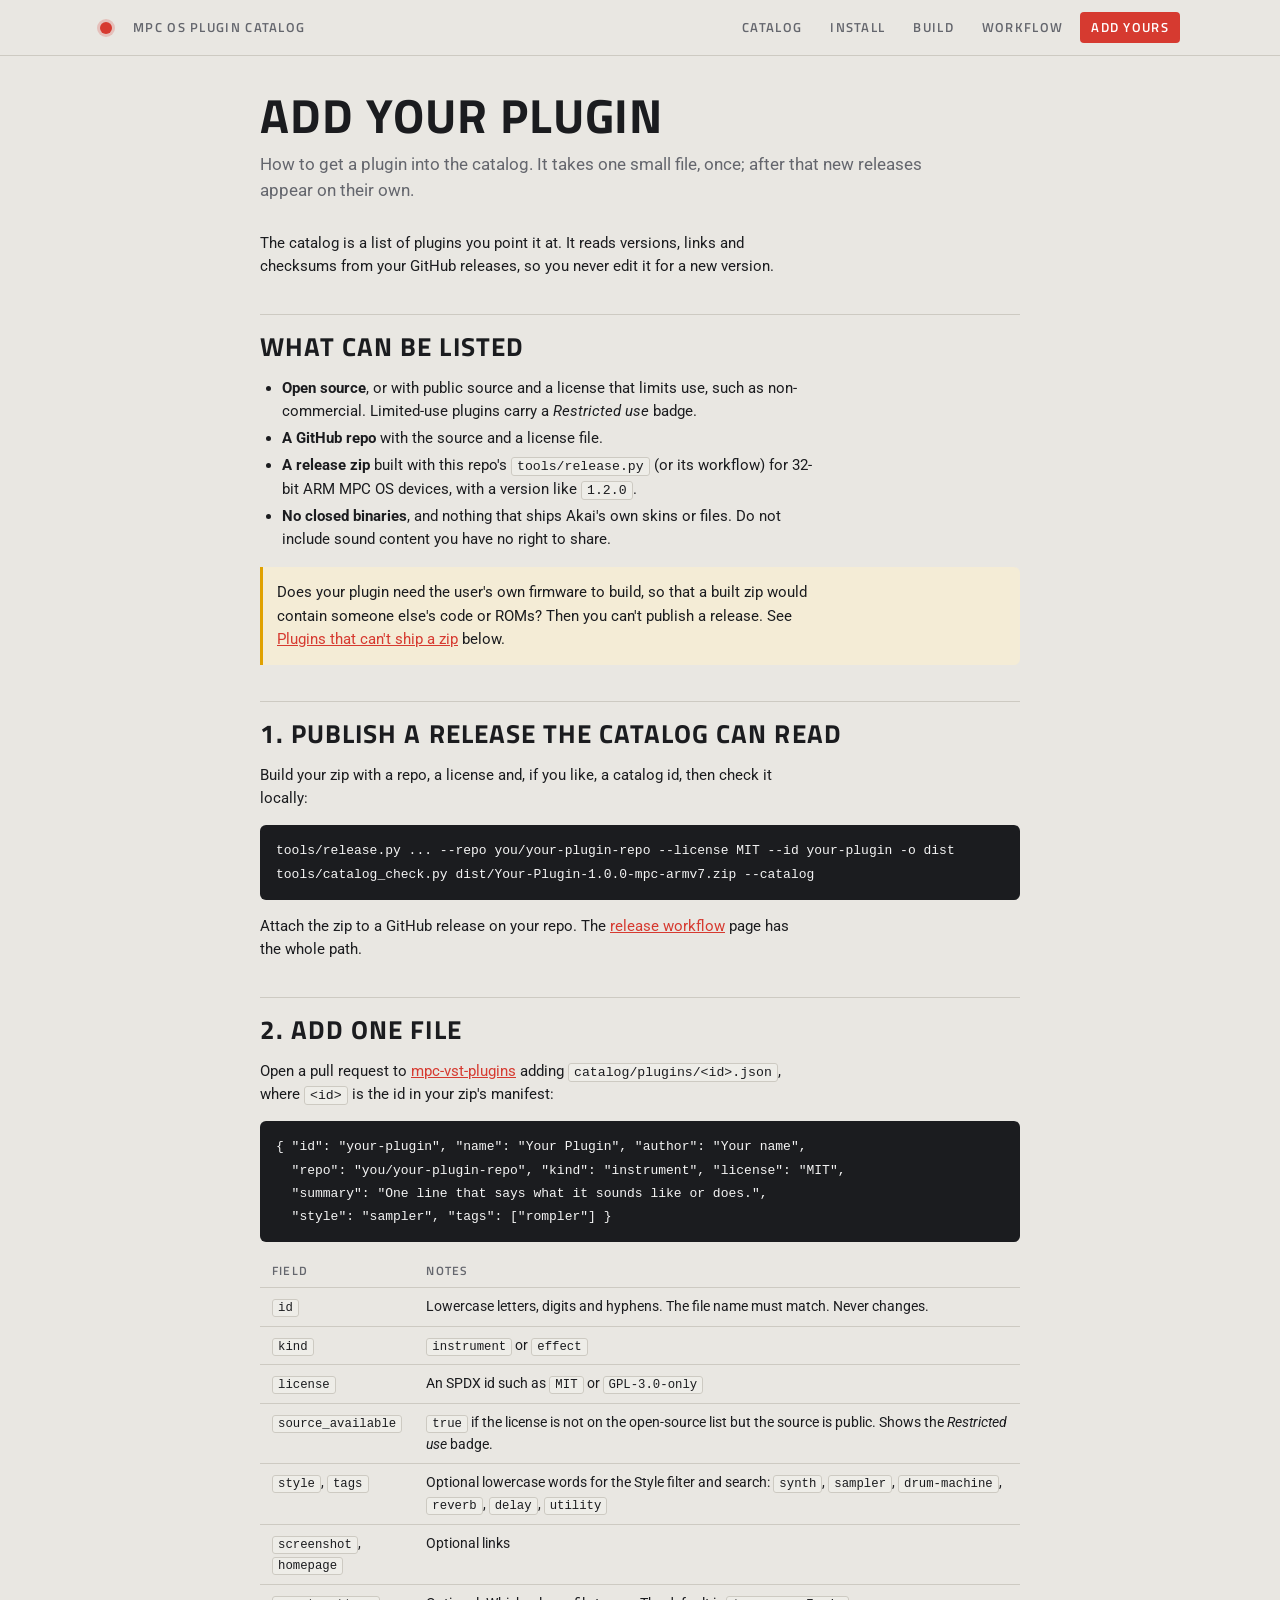
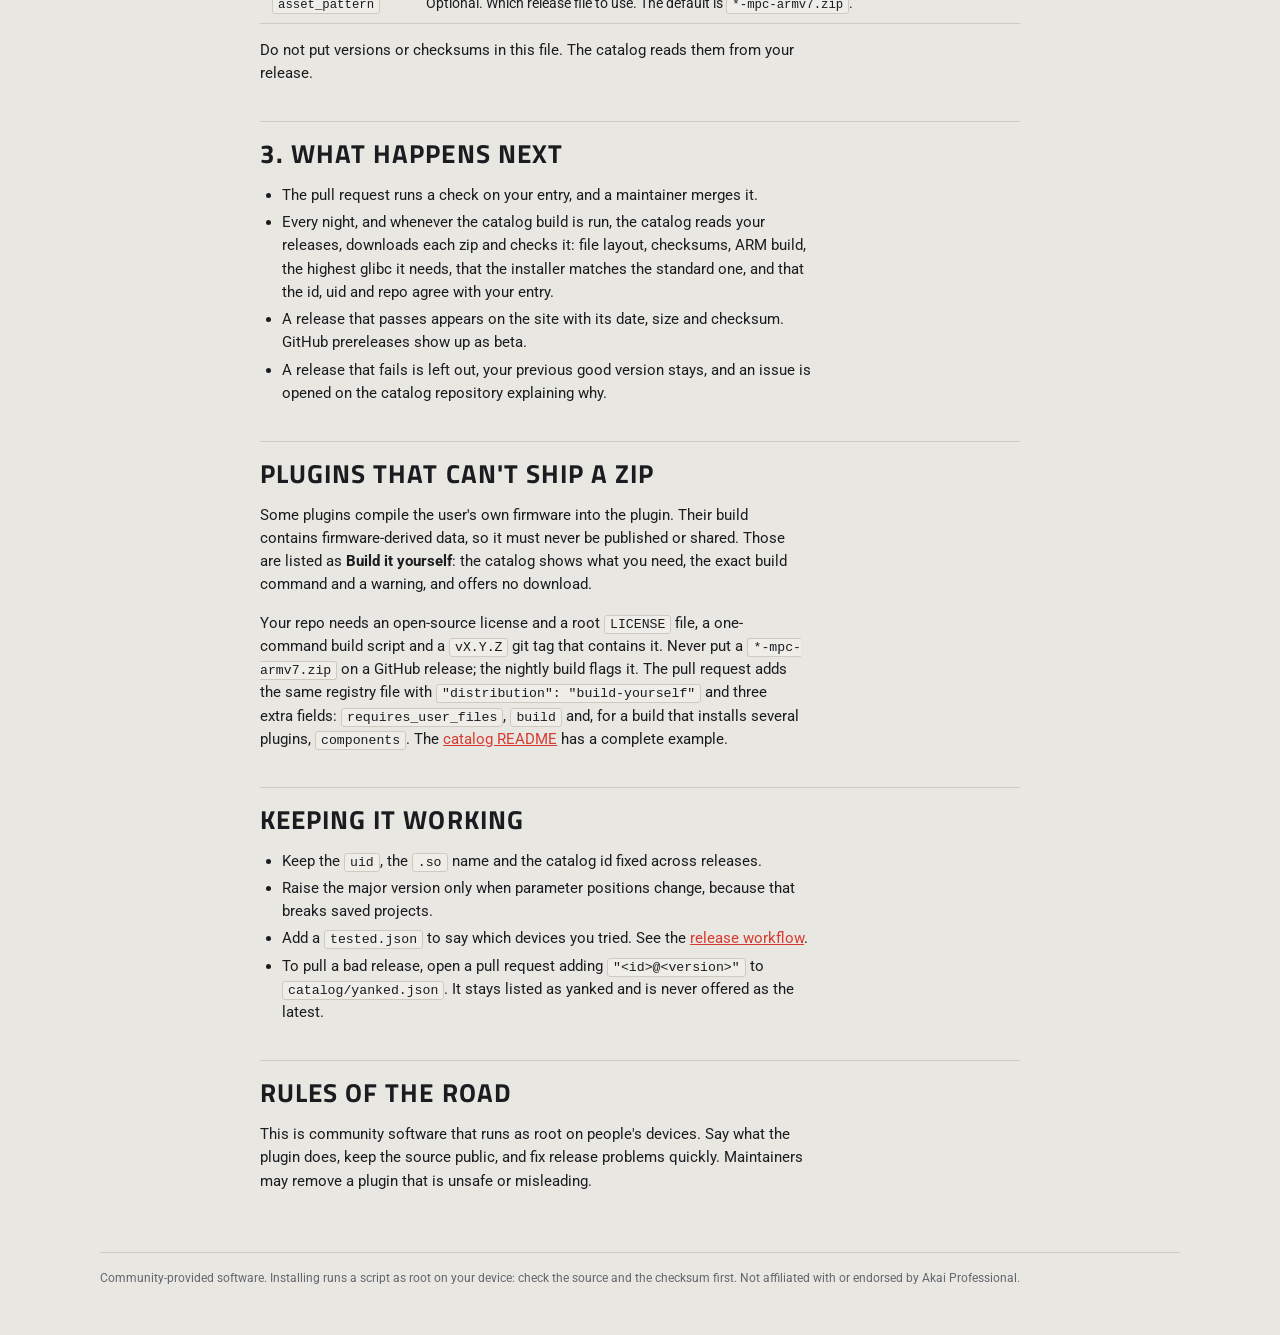
<file: third_party/mpc-vst-plugins/site-fixture/add.html>
<!doctype html>
<html lang="en">
<head>
<meta charset="utf-8">
<meta name="viewport" content="width=device-width, initial-scale=1">
<title>Add your plugin - MPC OS Plugin Catalog</title>
<meta name="description" content="How to get a plugin into the catalog. It takes one small file, once; after that new releases appear on their own.">
<link rel="stylesheet" href="https://fonts.googleapis.com/css2?family=Roboto:wght@400;500;700&family=Titillium+Web:wght@400;600;700&display=swap">
<style>
/* Layout: sticky bar, masthead with a line-drawn MPC (screen, Q-Link encoders, jog wheel, buttons, 16 pads), filters, card grid.
   One committed look: light studio faceplate. Fonts are the two MPC resolves: Titillium Web (labels, headings) and Roboto (text). */
:root {
  --bg: #e9e7e2;
  --panel: #f7f6f3;
  --panel-2: #eeede8;
  --line: #cdcac2;
  --fg: #1b1c1f;
  --muted: #64666d;
  --accent: #d63a30;
  --accent-fg: #ffffff;
  --amber: #e0a100;
  --amber-ink: #7a5600;
  --lcd-bg: #1b1c1f;
  --lcd-fg: #f4f4f4;
  --body-fill: #dedbd4;
  --display: "Titillium Web", "Arial Narrow", sans-serif;
  --text: "Roboto", system-ui, sans-serif;
  --radius: 6px;
  color-scheme: light;
}
* { box-sizing: border-box; }
body { background: var(--bg); color: var(--fg); font: 400 15px/1.55 var(--text); margin: 0;
  padding-inline: 16px; padding-block: 0 48px; }
a { color: inherit; }
:focus-visible { outline: 2px solid var(--accent); outline-offset: 2px; }
.wrap { max-width: 1080px; margin-inline: auto; }

.bar { position: sticky; top: env(safe-area-inset-top, 0px); z-index: 5; background: var(--bg);
  border-bottom: 1px solid var(--line); margin-inline: -16px; padding: 12px 16px; }
.brand { font: 700 19px/1 var(--display); letter-spacing: .1em; text-transform: uppercase; display: flex; align-items: center; gap: 10px; }
.dot { width: 12px; height: 12px; border-radius: 50%; background: var(--accent); box-shadow: 0 0 0 3px color-mix(in srgb, var(--accent) 22%, transparent); }

.mast { display: grid; grid-template-columns: minmax(0, 1fr) minmax(0, 400px); gap: 24px 48px; align-items: center; padding-block: 36px 24px; }
.mast h1 { font: 700 clamp(34px, 6vw, 56px)/1 var(--display); text-transform: uppercase; letter-spacing: .02em; margin: 0 0 14px; text-wrap: balance; }
.mast p { margin: 0; color: var(--muted); max-width: 52ch; }
.mpc { width: 100%; height: auto; display: block; }
.mpc .body { fill: var(--body-fill); stroke: var(--line); stroke-width: 1.5; }
.mpc .screen { fill: var(--lcd-bg); }
.mpc .ui { fill: none; stroke: var(--lcd-fg); stroke-width: 1.5; opacity: .55; stroke-linecap: round; }
.mpc .ui-hot { fill: var(--accent); }
.mpc .knob { fill: var(--panel); stroke: var(--muted); stroke-width: 1.5; }
.mpc .tick { stroke: var(--fg); stroke-width: 2; stroke-linecap: round; }
.mpc .wheel { fill: var(--panel); stroke: var(--muted); stroke-width: 1.5; }
.mpc .wheel-in { fill: var(--panel-2); stroke: var(--line); stroke-width: 1.5; }
.mpc .btn { fill: var(--panel); stroke: var(--line); stroke-width: 1.2; }
.mpc .btn.rec { fill: var(--accent); stroke: none; }
.mpc .pad { fill: var(--lcd-bg); opacity: .82; }
.mpc .pad.on { fill: var(--accent); opacity: 1; }
.mpc .pad.alt { fill: var(--amber); opacity: 1; }
@media (prefers-reduced-motion: no-preference) { .mpc .pulse { animation: pulse 2.4s ease-in-out infinite; } }
@keyframes pulse { 50% { opacity: .5; } }

.sample { font: 400 12px/1.5 var(--text); color: var(--muted); border: 1px dashed var(--line); border-radius: var(--radius);
  padding: 8px 12px; margin-bottom: 20px; }
.tools { display: grid; grid-template-columns: repeat(auto-fit, minmax(150px, 1fr)); gap: 10px; margin-bottom: 12px; }
.tools .search { grid-column: 1 / -1; }
.tools label { display: flex; flex-direction: column; gap: 4px; font: 600 11px/1 var(--display); letter-spacing: .1em; text-transform: uppercase; color: var(--muted); min-width: 0; }
.tools input, .tools select { font: 400 14px var(--text); letter-spacing: 0; text-transform: none; color: var(--fg); background: var(--panel);
  border: 1px solid var(--line); border-radius: var(--radius); padding: 10px 12px; width: 100%; min-width: 0; }
.status { display: flex; flex-wrap: wrap; gap: 8px 16px; align-items: center; justify-content: space-between; margin-bottom: 16px; color: var(--muted); font-size: 13px; }
.status label { display: inline-flex; align-items: center; gap: 6px; cursor: pointer; }
.linkbtn { font: 600 12px/1 var(--display); letter-spacing: .1em; text-transform: uppercase; color: var(--accent); background: none; border: 0; padding: 6px 0; cursor: pointer; }
.dir { font: 600 13px/1 var(--display); color: var(--fg); background: var(--panel); border: 1px solid var(--line); border-radius: var(--radius); padding: 10px 12px; cursor: pointer; }
.vers { border-top: 1px solid var(--line); padding-top: 10px; font-size: 12px; color: var(--muted); }
.vers summary { cursor: pointer; font: 600 11px/1.6 var(--display); letter-spacing: .1em; text-transform: uppercase; }
.vers table { width: 100%; border-collapse: collapse; margin-top: 6px; font-variant-numeric: tabular-nums; }
.vers td { padding: 4px 8px 4px 0; vertical-align: top; }
.vers .y { text-decoration: line-through; }
.stat { font-size: 12px; color: var(--muted); }

.grid { display: grid; grid-template-columns: repeat(auto-fill, minmax(min(100%, 320px), 1fr)); gap: 16px; }
.card { background: var(--panel); border: 1px solid var(--line); border-radius: var(--radius); padding: 18px;
  display: flex; flex-direction: column; gap: 12px; min-width: 0; }
.card header { display: flex; justify-content: space-between; align-items: flex-start; gap: 12px; }
.card h2 { font: 700 26px/1.05 var(--display); text-transform: uppercase; letter-spacing: .02em; margin: 0; }
.by { color: var(--muted); font-size: 13px; margin-top: 2px; }
.ver { font: 500 13px/1 var(--text); background: var(--lcd-bg); color: var(--lcd-fg); border-radius: 3px; padding: 7px 9px;
  letter-spacing: .05em; white-space: nowrap; font-variant-numeric: tabular-nums; }
.card p { margin: 0; flex: 1; }
.tags { display: flex; gap: 6px; flex-wrap: wrap; }
.tag { font: 600 11px/1 var(--display); letter-spacing: .1em; text-transform: uppercase; color: var(--muted);
  border: 1px solid var(--line); border-radius: 3px; padding: 6px 8px; }
.tag.ok { color: var(--fg); border-color: var(--fg); }
.tag.warn { color: var(--amber-ink); border-color: var(--amber); background: color-mix(in srgb, var(--amber) 14%, var(--panel)); }
.meta { display: grid; grid-template-columns: auto 1fr; gap: 4px 12px; font: 400 12px/1.5 var(--text); color: var(--muted);
  border-top: 1px solid var(--line); padding-top: 12px; margin: 0; }
.meta dt { font: 600 11px/1.9 var(--display); text-transform: uppercase; letter-spacing: .1em; }
.meta dd { margin: 0; color: var(--fg); overflow-wrap: anywhere; }
.actions { display: flex; gap: 8px; }
.btn-l { font: 600 14px/1 var(--display); letter-spacing: .1em; text-transform: uppercase; text-decoration: none;
  padding: 11px 15px; border-radius: var(--radius); border: 1px solid var(--line); color: var(--fg); background: var(--panel-2); }
.btn-l.primary { background: var(--accent); border-color: var(--accent); color: var(--accent-fg); }
.empty { color: var(--muted); padding: 24px 0; }
footer { margin-top: 36px; color: var(--muted); font-size: 12px; border-top: 1px solid var(--line); padding-top: 16px; }
@media (max-width: 640px) { .mast { grid-template-columns: minmax(0, 1fr); } .mpc { max-width: 380px; } }

.nav { display: flex; gap: 4px 18px; flex-wrap: wrap; align-items: center; justify-content: space-between; }
.nav ul { display: flex; gap: 4px 6px; flex-wrap: wrap; list-style: none; margin: 0; padding: 0; }
.nav a { display: block; text-decoration: none; font: 600 13px/1 var(--display); letter-spacing: .1em; text-transform: uppercase;
  color: var(--muted); padding: 9px 11px; border-radius: 4px; }
.nav a:hover { color: var(--fg); }
.nav a[aria-current="page"] { color: var(--accent-fg); background: var(--accent); }
.brand a { text-decoration: none; }
.doc { max-width: 760px; padding-block: 36px 8px; }
.doc h1 { font: 700 clamp(32px, 5vw, 48px)/1.02 var(--display); text-transform: uppercase; letter-spacing: .02em; margin: 0 0 10px; text-wrap: balance; }
.doc .lede { color: var(--muted); font-size: 17px; margin: 0 0 28px; }
.doc h2 { font: 700 26px/1.1 var(--display); text-transform: uppercase; letter-spacing: .04em; margin: 36px 0 10px; padding-top: 18px; border-top: 1px solid var(--line); }
.doc h3 { font: 700 18px/1.2 var(--display); text-transform: uppercase; letter-spacing: .06em; margin: 24px 0 6px; }
.doc p, .doc li { max-width: 68ch; }
.doc ul, .doc ol { padding-left: 22px; }
.doc li { margin: 4px 0; }
.doc code { font: 500 .88em/1 ui-monospace, "SFMono-Regular", Menlo, Consolas, monospace; background: var(--panel-2); border: 1px solid var(--line); border-radius: 3px; padding: 1px 5px; overflow-wrap: anywhere; }
.doc pre { background: var(--lcd-bg); color: var(--lcd-fg); border-radius: var(--radius); padding: 14px 16px; overflow-x: auto; margin: 14px 0; }
.doc pre code { background: none; border: 0; padding: 0; color: inherit; font-size: 13px; line-height: 1.55; overflow-wrap: normal; }
.doc blockquote { margin: 16px 0; padding: 10px 14px; border-left: 3px solid var(--amber); background: color-mix(in srgb, var(--amber) 12%, var(--panel)); border-radius: 0 var(--radius) var(--radius) 0; }
.doc blockquote p { margin: 4px 0; }
.tablewrap { overflow-x: auto; margin: 14px 0; }
.doc table { border-collapse: collapse; width: 100%; font-size: 14px; }
.doc th, .doc td { text-align: left; padding: 8px 12px; border-bottom: 1px solid var(--line); vertical-align: top; }
.doc th { font: 600 12px/1.2 var(--display); letter-spacing: .1em; text-transform: uppercase; color: var(--muted); }
.doc a { color: var(--accent); }
.pagelist { display: grid; grid-template-columns: repeat(auto-fit, minmax(min(100%, 230px), 1fr)); gap: 12px; margin: 8px 0 28px; }
.pagelist a { display: flex; flex-direction: column; gap: 4px; text-decoration: none; background: var(--panel); border: 1px solid var(--line); border-radius: var(--radius); padding: 14px; }
.pagelist b { font: 700 18px/1.1 var(--display); text-transform: uppercase; letter-spacing: .04em; }
.pagelist span { color: var(--muted); font-size: 13px; }

.tag.build { color: var(--accent); border-color: var(--accent); }
.card.by { border-color: color-mix(in srgb, var(--accent) 35%, var(--line)); }
.need { background: var(--panel-2); border: 1px solid var(--line); border-radius: var(--radius); padding: 10px 14px; }
.need h3 { font: 700 13px/1.2 var(--display); text-transform: uppercase; letter-spacing: .1em; color: var(--muted); margin: 8px 0 4px; }
.need ul { margin: 0; padding-left: 18px; font-size: 14px; }
.need li { margin: 3px 0; }
.card .need .also { margin: 6px 0 0; font-size: 13px; color: var(--muted); flex: none; }
.cmd { margin: 0 0 4px; background: var(--lcd-bg); color: var(--lcd-fg); border-radius: 4px; padding: 10px 12px; }
.cmd code { font: 500 12px/1.5 ui-monospace, "SFMono-Regular", Menlo, Consolas, monospace; white-space: pre-wrap; overflow-wrap: anywhere; }
.card .fw { margin: 0; flex: none; font-size: 13px; padding: 8px 12px; border-left: 3px solid var(--amber); background: color-mix(in srgb, var(--amber) 14%, var(--panel)); border-radius: 0 var(--radius) var(--radius) 0; }
.actions { flex-wrap: wrap; }
.actions .btn-l { white-space: nowrap; }
.grid { align-items: start; }
.card .needline { margin: 0; flex: none; font-size: 14px; }
.card .cmd { margin: 0; }
.card .how { flex: none; font-size: 13px; color: var(--muted); }
.card .how summary { cursor: pointer; font: 600 11px/1.6 var(--display); letter-spacing: .1em; text-transform: uppercase; }
.card .how ul { margin: 6px 0 0; padding-left: 18px; }
.card .how li { margin: 3px 0; color: var(--fg); }
.card .how .also { margin: 6px 0 0; flex: none; }
.card .fw { font-size: 12px; padding: 6px 10px; }
.card .line { margin: 0; flex: none; font-size: 12px; color: var(--muted); }
.card .fw { font-size: 11.5px; line-height: 1.4; }
.grid { grid-auto-flow: dense; }
@media (min-width: 720px) { .card.by { grid-column: span 2; } }

/* Install list: tick plugins, get one command to paste into a terminal */
.pick { display: inline-flex; align-items: center; gap: 8px; font: 600 13px/1 var(--display); letter-spacing: .06em; text-transform: uppercase; cursor: pointer; padding: 10px 4px; }
.pick input { width: 18px; height: 18px; accent-color: var(--accent); }
.install { position: sticky; bottom: 12px; z-index: 4; background: var(--panel); border: 1px solid var(--line); border-radius: var(--radius);
  box-shadow: 0 6px 24px rgb(0 0 0 / .18); margin-top: 16px; }
.install[hidden] { display: none; }
.install > summary { cursor: pointer; padding: 12px 16px; display: flex; justify-content: space-between; gap: 12px; font: 700 15px/1.2 var(--display); letter-spacing: .08em; text-transform: uppercase; }
.install > summary .hint { color: var(--accent); }
.install .body { padding: 0 16px 16px; max-height: min(70vh, 640px); overflow: auto; }
.install .body > p { margin: 0 0 10px; color: var(--muted); font-size: 14px; }
.install .lab { font: 600 12px/1.3 var(--display); letter-spacing: .1em; text-transform: uppercase; }
.install .ipl { display: flex; flex-direction: column; gap: 4px; font: 600 11px/1 var(--display); letter-spacing: .1em; text-transform: uppercase; color: var(--muted); max-width: 320px; margin-bottom: 10px; }
.install .ipl input { font: 400 14px var(--text); letter-spacing: 0; text-transform: none; color: var(--fg); background: var(--bg); border: 1px solid var(--line); border-radius: var(--radius); padding: 10px 12px; }
.install .ipbad { color: var(--accent); }
.install .copied { align-self: center; color: var(--muted); font-size: 13px; }
.install .how { margin-top: 12px; }
.install code { font-family: ui-monospace, "SFMono-Regular", Menlo, Consolas, monospace; font-size: 12px; }

/* collapsible sections in guide pages (::: details Title) */
.doc details.fold { background: var(--panel); border: 1px solid var(--line); border-radius: var(--radius); margin: 10px 0; }
.doc details.fold > summary { cursor: pointer; padding: 12px 16px; font: 700 16px/1.3 var(--display); letter-spacing: .04em; text-transform: uppercase; }
.doc details.fold[open] > summary { border-bottom: 1px solid var(--line); margin-bottom: 8px; }
.doc details.fold > :not(summary) { margin-inline: 16px; }
.doc details.fold > :last-child { margin-bottom: 16px; }


</style>
</head>
<body>
<div class="bar"><div class="wrap nav">
  <div class="brand"><span class="dot"></span><a href="index.html">MPC OS Plugin Catalog</a></div>
  <nav aria-label="Site"><ul><li><a href="index.html">Catalog</a></li><li><a href="install.html">Install</a></li><li><a href="build.html">Build</a></li><li><a href="workflow.html">Workflow</a></li><li><a href="add.html" aria-current="page">Add yours</a></li></ul></nav>
</div></div>
<main class="wrap doc">
<h1>Add your plugin</h1>
<p class="lede">How to get a plugin into the catalog. It takes one small file, once; after that new releases appear on their own.</p>
<p>The catalog is a list of plugins you point it at. It reads versions, links and checksums from your GitHub releases, so you never edit it for a new version.</p>
<h2 id="what-can-be-listed">What can be listed</h2>
<ul><li><strong>Open source</strong>, or with public source and a license that limits use, such as non-commercial. Limited-use plugins carry a <em>Restricted use</em> badge.</li><li><strong>A GitHub repo</strong> with the source and a license file.</li><li><strong>A release zip</strong> built with this repo's <code>tools/release.py</code> (or its workflow) for 32-bit ARM MPC OS devices, with a version like <code>1.2.0</code>.</li><li><strong>No closed binaries</strong>, and nothing that ships Akai's own skins or files. Do not include sound content you have no right to share.</li></ul>
<blockquote><p>Does your plugin need the user's own firmware to build, so that a built zip would contain someone else's code or ROMs? Then you can't publish a release. See <a href="#plugins-that-can-t-ship-a-zip">Plugins that can't ship a zip</a> below.</p></blockquote>
<h2 id="1-publish-a-release-the-catalog-can-read">1. Publish a release the catalog can read</h2>
<p>Build your zip with a repo, a license and, if you like, a catalog id, then check it locally:</p>
<pre><code>tools/release.py ... --repo you/your-plugin-repo --license MIT --id your-plugin -o dist
tools/catalog_check.py dist/Your-Plugin-1.0.0-mpc-armv7.zip --catalog</code></pre>
<p>Attach the zip to a GitHub release on your repo. The <a href="workflow.html">release workflow</a> page has the whole path.</p>
<h2 id="2-add-one-file">2. Add one file</h2>
<p>Open a pull request to <a href="https://github.com/sd88me/mpc-vst-plugins">mpc-vst-plugins</a> adding <code>catalog/plugins/&lt;id&gt;.json</code>, where <code>&lt;id&gt;</code> is the id in your zip's manifest:</p>
<pre><code>{ "id": "your-plugin", "name": "Your Plugin", "author": "Your name",
  "repo": "you/your-plugin-repo", "kind": "instrument", "license": "MIT",
  "summary": "One line that says what it sounds like or does.",
  "style": "sampler", "tags": ["rompler"] }</code></pre>
<div class="tablewrap"><table><thead><tr><th>Field</th><th>Notes</th></tr></thead><tbody><tr><td><code>id</code></td><td>Lowercase letters, digits and hyphens. The file name must match. Never changes.</td></tr><tr><td><code>kind</code></td><td><code>instrument</code> or <code>effect</code></td></tr><tr><td><code>license</code></td><td>An SPDX id such as <code>MIT</code> or <code>GPL-3.0-only</code></td></tr><tr><td><code>source_available</code></td><td><code>true</code> if the license is not on the open-source list but the source is public. Shows the <em>Restricted use</em> badge.</td></tr><tr><td><code>style</code>, <code>tags</code></td><td>Optional lowercase words for the Style filter and search: <code>synth</code>, <code>sampler</code>, <code>drum-machine</code>, <code>reverb</code>, <code>delay</code>, <code>utility</code></td></tr><tr><td><code>screenshot</code>, <code>homepage</code></td><td>Optional links</td></tr><tr><td><code>asset_pattern</code></td><td>Optional. Which release file to use. The default is <code>*-mpc-armv7.zip</code>.</td></tr></tbody></table></div>
<p>Do not put versions or checksums in this file. The catalog reads them from your release.</p>
<h2 id="3-what-happens-next">3. What happens next</h2>
<ul><li>The pull request runs a check on your entry, and a maintainer merges it.</li><li>Every night, and whenever the catalog build is run, the catalog reads your releases, downloads each zip and checks it: file layout, checksums, ARM build, the highest glibc it needs, that the installer matches the standard one, and that the id, uid and repo agree with your entry.</li><li>A release that passes appears on the site with its date, size and checksum. GitHub prereleases show up as beta.</li><li>A release that fails is left out, your previous good version stays, and an issue is opened on the catalog repository explaining why.</li></ul>
<h2 id="plugins-that-can-t-ship-a-zip">Plugins that can't ship a zip</h2>
<p>Some plugins compile the user's own firmware into the plugin. Their build contains firmware-derived data, so it must never be published or shared. Those are listed as <strong>Build it yourself</strong>: the catalog shows what you need, the exact build command and a warning, and offers no download.</p>
<p>Your repo needs an open-source license and a root <code>LICENSE</code> file, a one-command build script and a <code>vX.Y.Z</code> git tag that contains it. Never put a <code>*-mpc-armv7.zip</code> on a GitHub release; the nightly build flags it. The pull request adds the same registry file with <code>"distribution": "build-yourself"</code> and three extra fields: <code>requires_user_files</code>, <code>build</code> and, for a build that installs several plugins, <code>components</code>. The <a href="https://github.com/sd88me/mpc-vst-plugins/blob/main/catalog/README.md#if-your-plugin-cant-publish-a-zip-build-yourself">catalog README</a> has a complete example.</p>
<h2 id="keeping-it-working">Keeping it working</h2>
<ul><li>Keep the <code>uid</code>, the <code>.so</code> name and the catalog id fixed across releases.</li><li>Raise the major version only when parameter positions change, because that breaks saved projects.</li><li>Add a <code>tested.json</code> to say which devices you tried. See the <a href="workflow.html">release workflow</a>.</li><li>To pull a bad release, open a pull request adding <code>"&lt;id&gt;@&lt;version&gt;"</code> to <code>catalog/yanked.json</code>. It stays listed as yanked and is never offered as the latest.</li></ul>
<h2 id="rules-of-the-road">Rules of the road</h2>
<p>This is community software that runs as root on people's devices. Say what the plugin does, keep the source public, and fix release problems quickly. Maintainers may remove a plugin that is unsafe or misleading.</p>
</main>
<script>
/* a link to a collapsible section (page.html#its-title) opens it */
function openFold() {
  var h = decodeURIComponent(location.hash.slice(1)), e = h ? document.getElementById(h) : null;
  if (!e) return;
  for (var n = e; n; n = n.parentElement) if (n.tagName === "DETAILS") n.open = true;
  e.scrollIntoView();
}
addEventListener("hashchange", openFold); openFold();
</script>
<footer class="wrap">Community-provided software. Installing runs a script as root on your device: check the source and the checksum first. Not affiliated with or endorsed by Akai Professional.</footer>
</body>
</html>
</file>
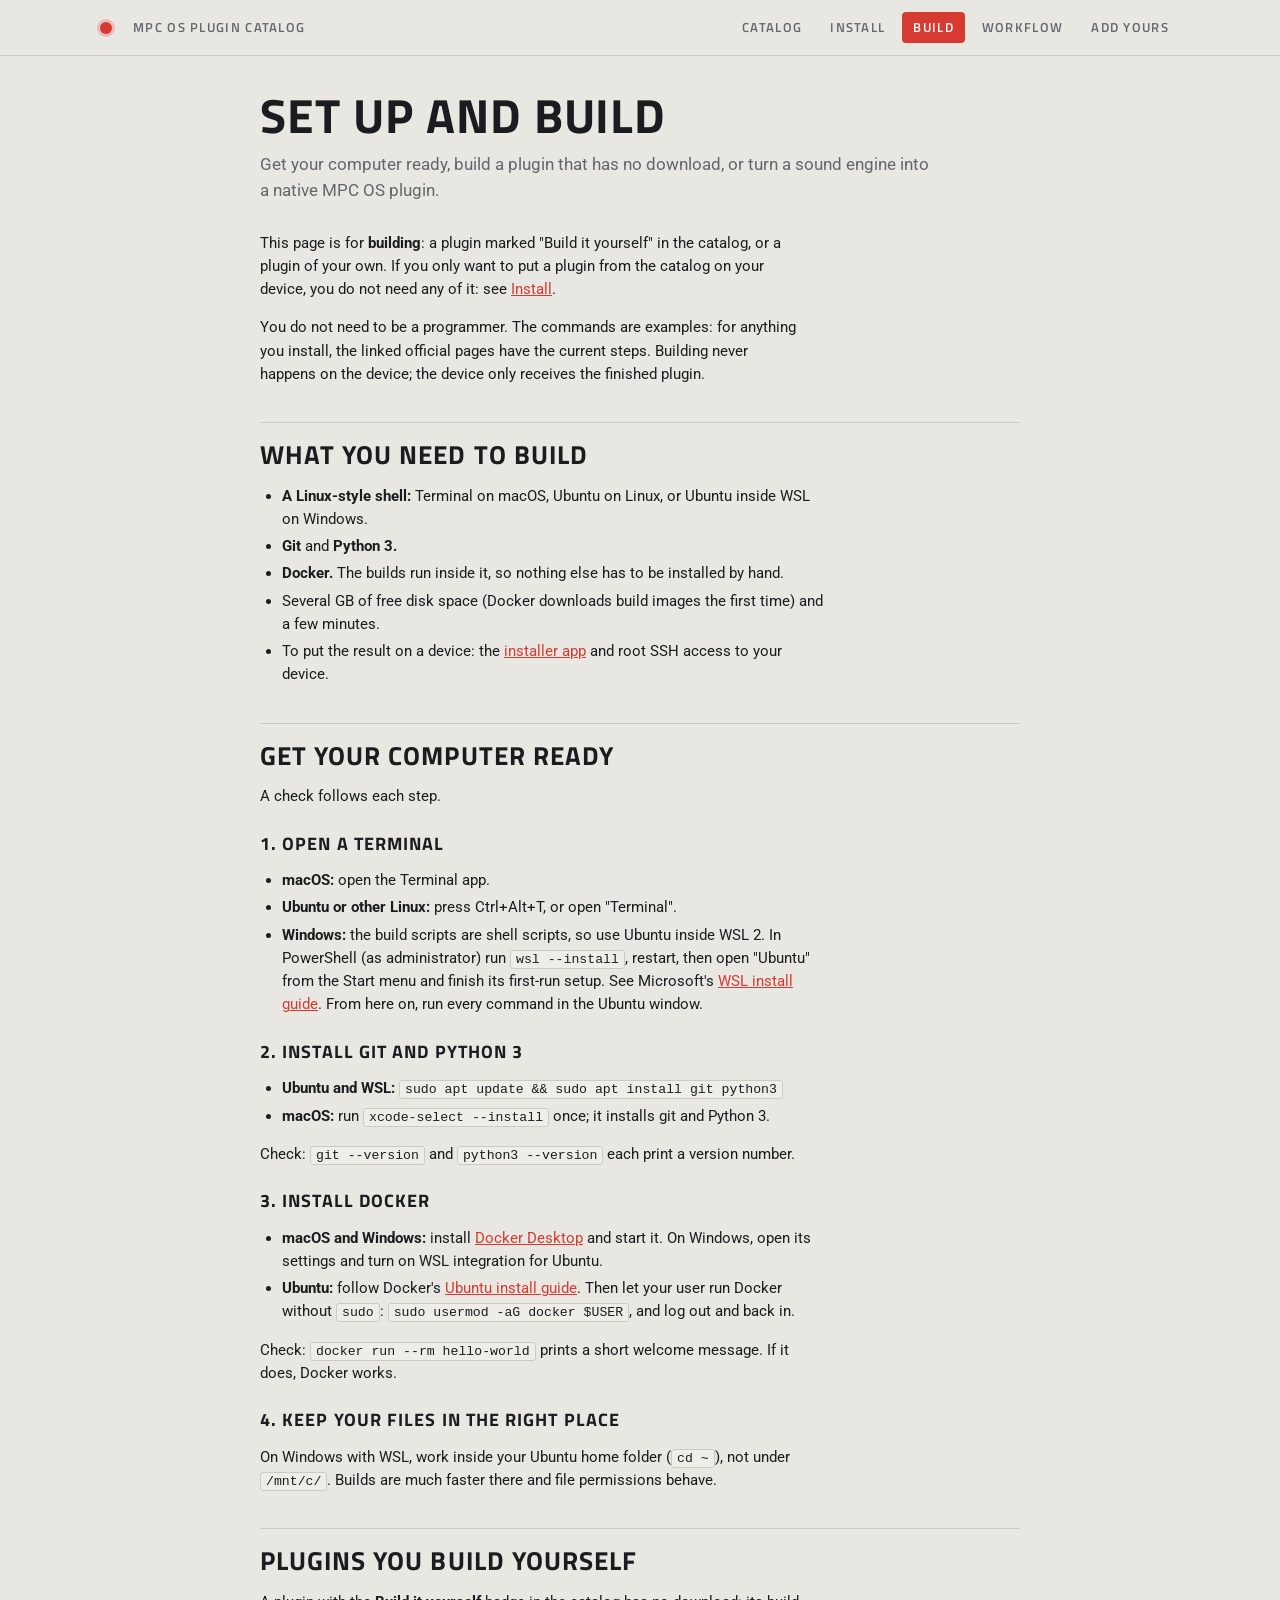
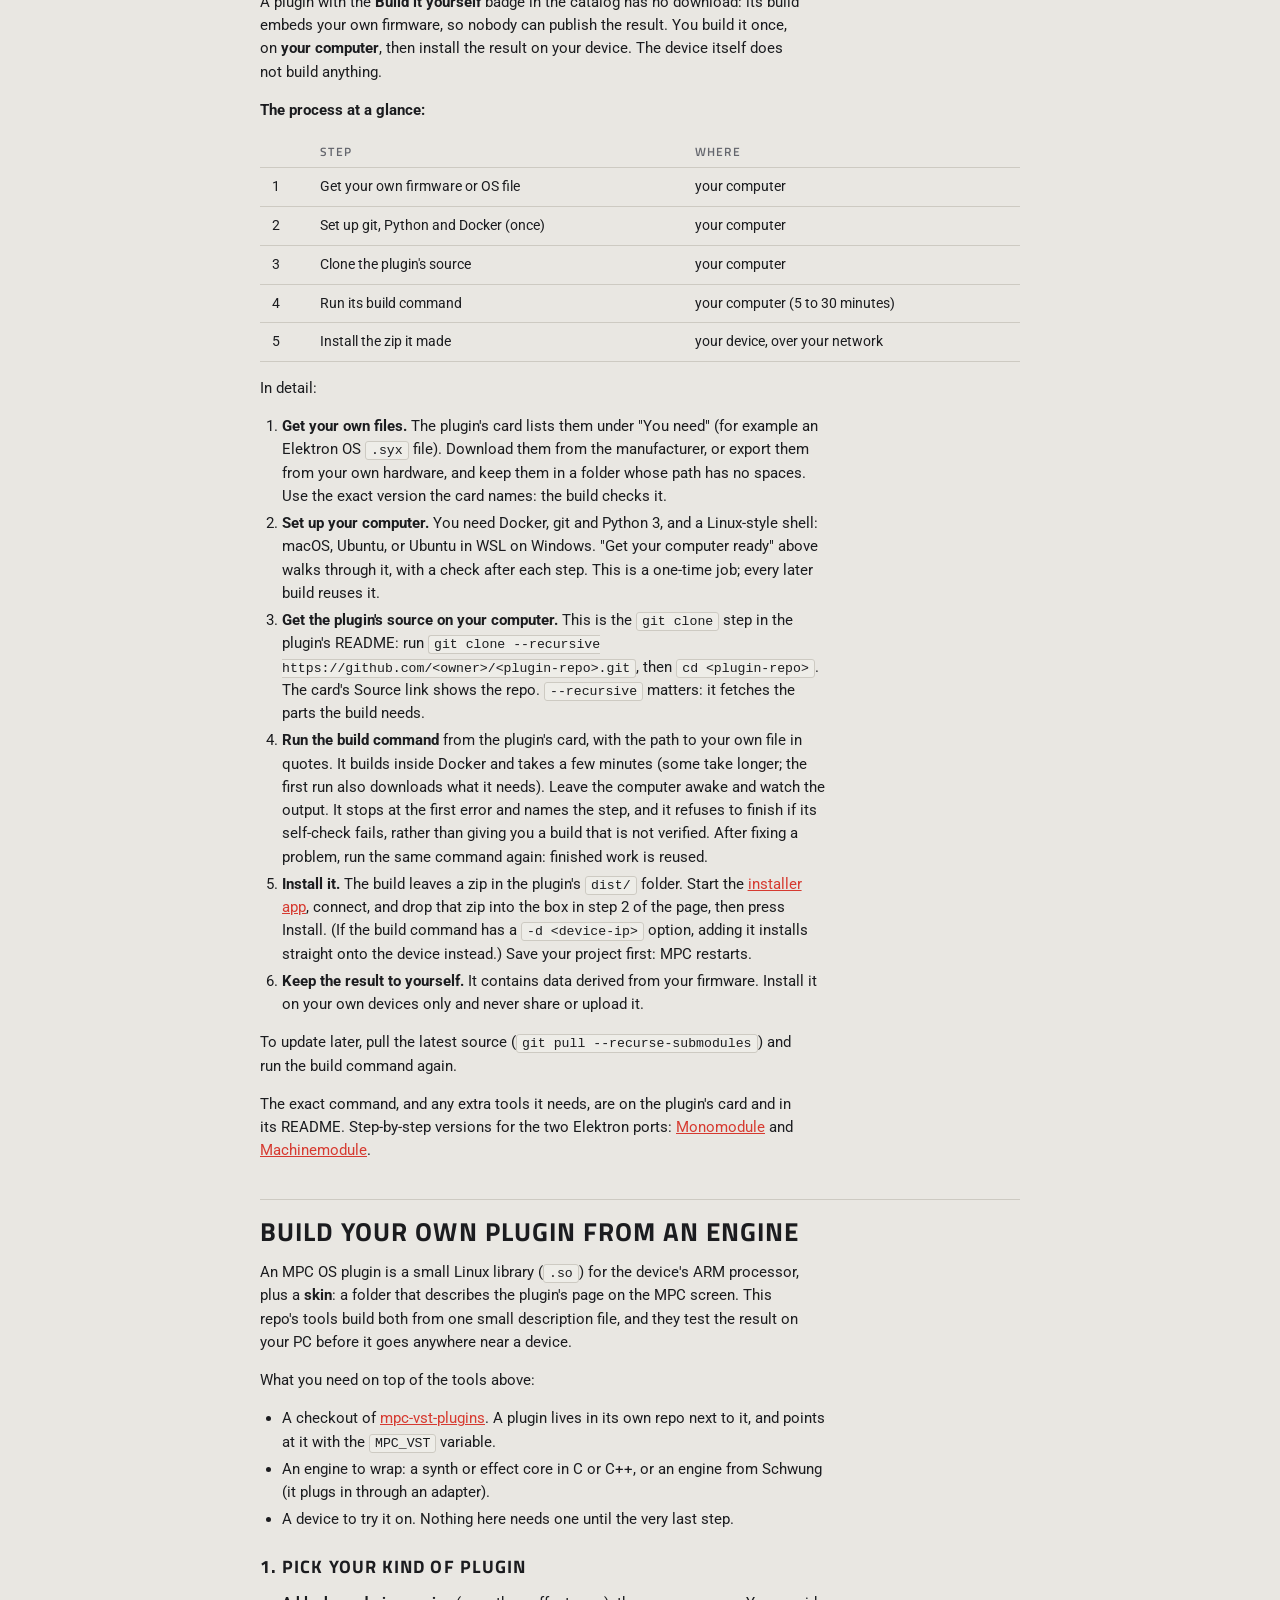
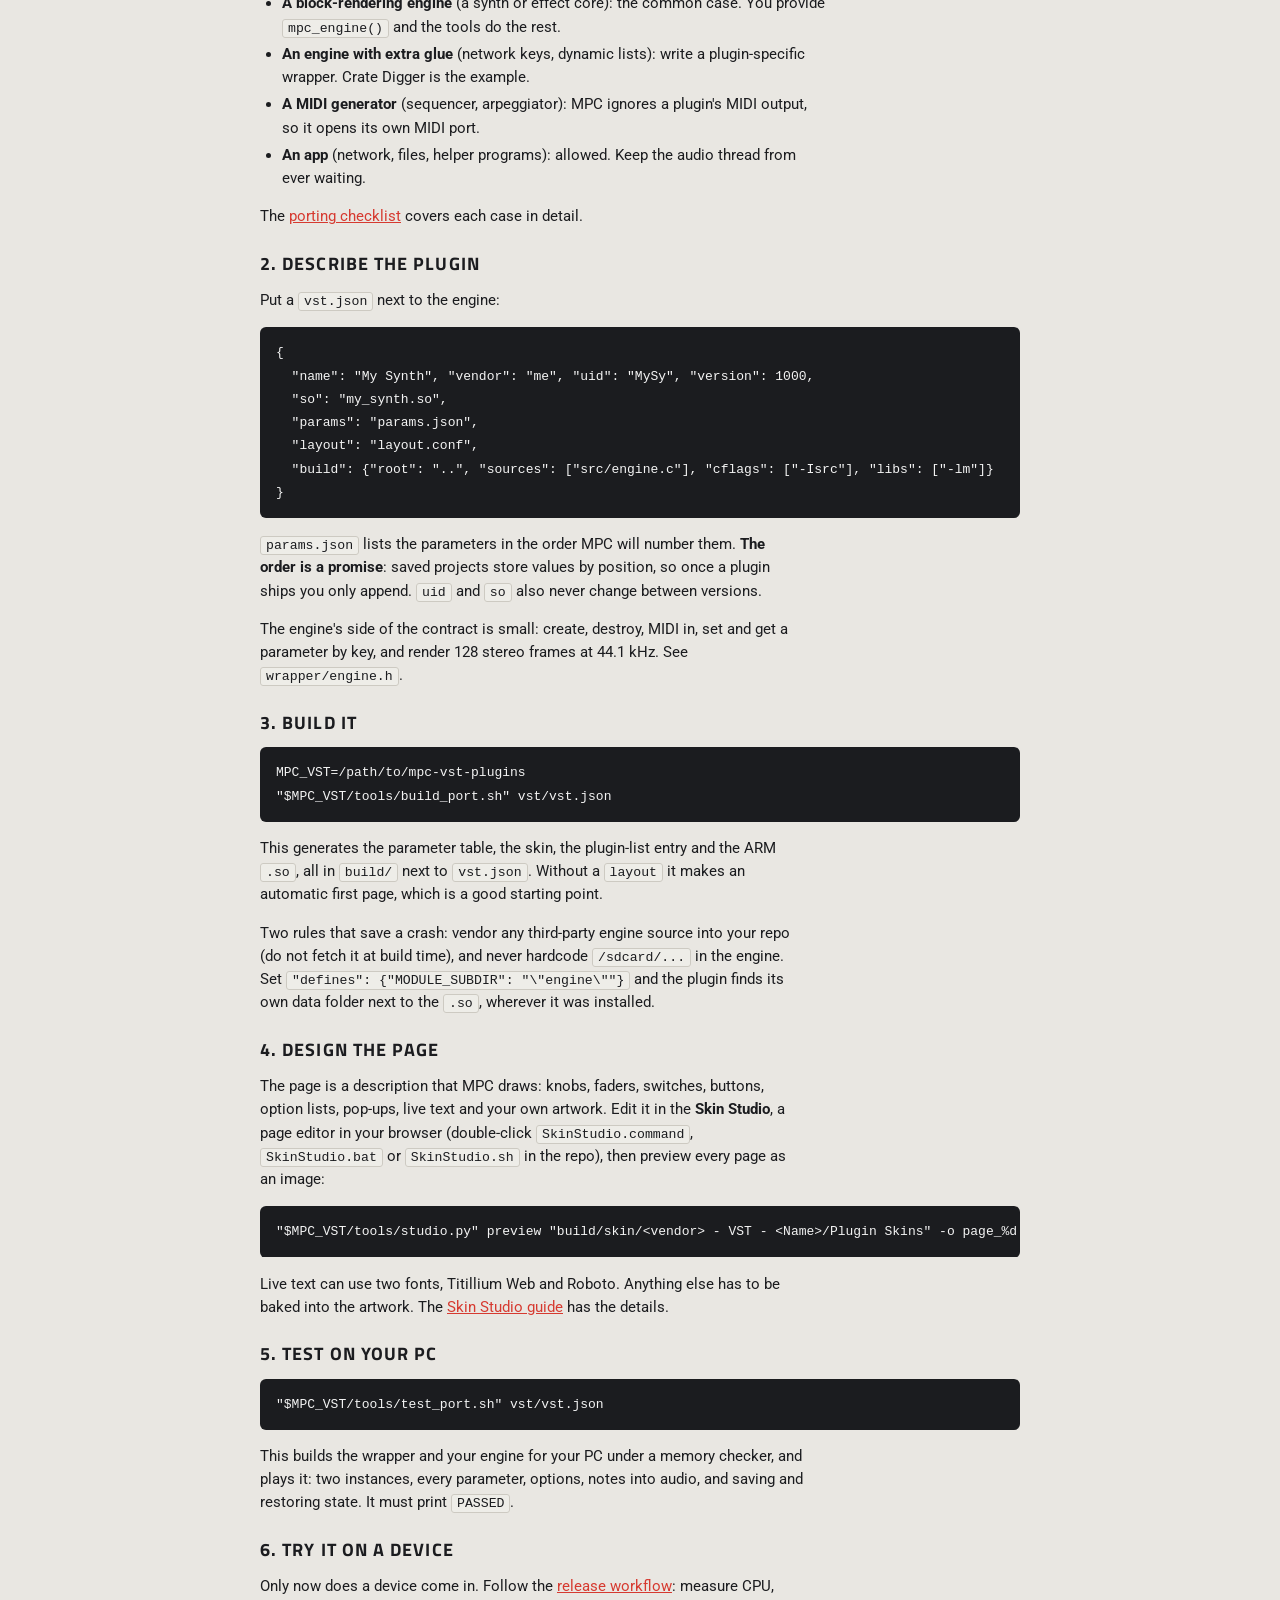
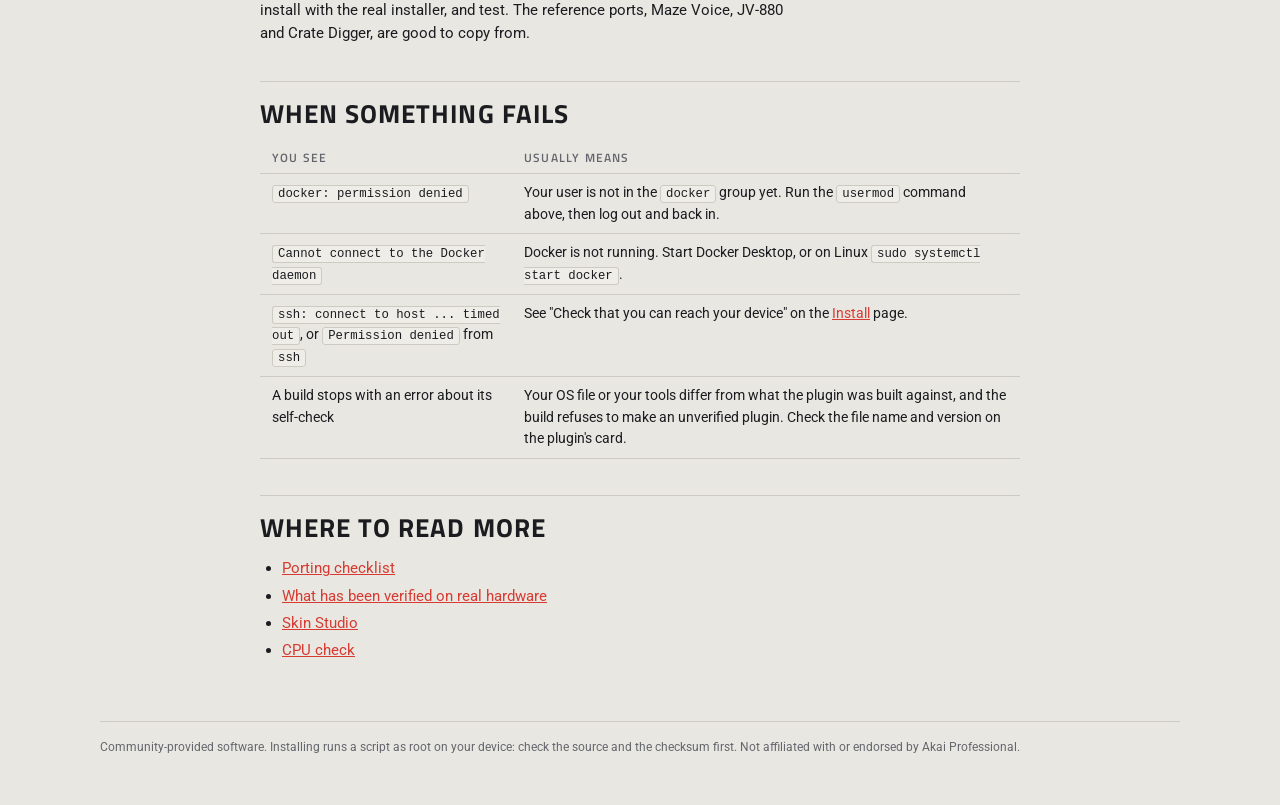
<file: third_party/mpc-vst-plugins/site-fixture/build.html>
<!doctype html>
<html lang="en">
<head>
<meta charset="utf-8">
<meta name="viewport" content="width=device-width, initial-scale=1">
<title>Set up and build - MPC OS Plugin Catalog</title>
<meta name="description" content="Get your computer ready, build a plugin that has no download, or turn a sound engine into a native MPC OS plugin.">
<link rel="stylesheet" href="https://fonts.googleapis.com/css2?family=Roboto:wght@400;500;700&family=Titillium+Web:wght@400;600;700&display=swap">
<style>
/* Layout: sticky bar, masthead with a line-drawn MPC (screen, Q-Link encoders, jog wheel, buttons, 16 pads), filters, card grid.
   One committed look: light studio faceplate. Fonts are the two MPC resolves: Titillium Web (labels, headings) and Roboto (text). */
:root {
  --bg: #e9e7e2;
  --panel: #f7f6f3;
  --panel-2: #eeede8;
  --line: #cdcac2;
  --fg: #1b1c1f;
  --muted: #64666d;
  --accent: #d63a30;
  --accent-fg: #ffffff;
  --amber: #e0a100;
  --amber-ink: #7a5600;
  --lcd-bg: #1b1c1f;
  --lcd-fg: #f4f4f4;
  --body-fill: #dedbd4;
  --display: "Titillium Web", "Arial Narrow", sans-serif;
  --text: "Roboto", system-ui, sans-serif;
  --radius: 6px;
  color-scheme: light;
}
* { box-sizing: border-box; }
body { background: var(--bg); color: var(--fg); font: 400 15px/1.55 var(--text); margin: 0;
  padding-inline: 16px; padding-block: 0 48px; }
a { color: inherit; }
:focus-visible { outline: 2px solid var(--accent); outline-offset: 2px; }
.wrap { max-width: 1080px; margin-inline: auto; }

.bar { position: sticky; top: env(safe-area-inset-top, 0px); z-index: 5; background: var(--bg);
  border-bottom: 1px solid var(--line); margin-inline: -16px; padding: 12px 16px; }
.brand { font: 700 19px/1 var(--display); letter-spacing: .1em; text-transform: uppercase; display: flex; align-items: center; gap: 10px; }
.dot { width: 12px; height: 12px; border-radius: 50%; background: var(--accent); box-shadow: 0 0 0 3px color-mix(in srgb, var(--accent) 22%, transparent); }

.mast { display: grid; grid-template-columns: minmax(0, 1fr) minmax(0, 400px); gap: 24px 48px; align-items: center; padding-block: 36px 24px; }
.mast h1 { font: 700 clamp(34px, 6vw, 56px)/1 var(--display); text-transform: uppercase; letter-spacing: .02em; margin: 0 0 14px; text-wrap: balance; }
.mast p { margin: 0; color: var(--muted); max-width: 52ch; }
.mpc { width: 100%; height: auto; display: block; }
.mpc .body { fill: var(--body-fill); stroke: var(--line); stroke-width: 1.5; }
.mpc .screen { fill: var(--lcd-bg); }
.mpc .ui { fill: none; stroke: var(--lcd-fg); stroke-width: 1.5; opacity: .55; stroke-linecap: round; }
.mpc .ui-hot { fill: var(--accent); }
.mpc .knob { fill: var(--panel); stroke: var(--muted); stroke-width: 1.5; }
.mpc .tick { stroke: var(--fg); stroke-width: 2; stroke-linecap: round; }
.mpc .wheel { fill: var(--panel); stroke: var(--muted); stroke-width: 1.5; }
.mpc .wheel-in { fill: var(--panel-2); stroke: var(--line); stroke-width: 1.5; }
.mpc .btn { fill: var(--panel); stroke: var(--line); stroke-width: 1.2; }
.mpc .btn.rec { fill: var(--accent); stroke: none; }
.mpc .pad { fill: var(--lcd-bg); opacity: .82; }
.mpc .pad.on { fill: var(--accent); opacity: 1; }
.mpc .pad.alt { fill: var(--amber); opacity: 1; }
@media (prefers-reduced-motion: no-preference) { .mpc .pulse { animation: pulse 2.4s ease-in-out infinite; } }
@keyframes pulse { 50% { opacity: .5; } }

.sample { font: 400 12px/1.5 var(--text); color: var(--muted); border: 1px dashed var(--line); border-radius: var(--radius);
  padding: 8px 12px; margin-bottom: 20px; }
.tools { display: grid; grid-template-columns: repeat(auto-fit, minmax(150px, 1fr)); gap: 10px; margin-bottom: 12px; }
.tools .search { grid-column: 1 / -1; }
.tools label { display: flex; flex-direction: column; gap: 4px; font: 600 11px/1 var(--display); letter-spacing: .1em; text-transform: uppercase; color: var(--muted); min-width: 0; }
.tools input, .tools select { font: 400 14px var(--text); letter-spacing: 0; text-transform: none; color: var(--fg); background: var(--panel);
  border: 1px solid var(--line); border-radius: var(--radius); padding: 10px 12px; width: 100%; min-width: 0; }
.status { display: flex; flex-wrap: wrap; gap: 8px 16px; align-items: center; justify-content: space-between; margin-bottom: 16px; color: var(--muted); font-size: 13px; }
.status label { display: inline-flex; align-items: center; gap: 6px; cursor: pointer; }
.linkbtn { font: 600 12px/1 var(--display); letter-spacing: .1em; text-transform: uppercase; color: var(--accent); background: none; border: 0; padding: 6px 0; cursor: pointer; }
.dir { font: 600 13px/1 var(--display); color: var(--fg); background: var(--panel); border: 1px solid var(--line); border-radius: var(--radius); padding: 10px 12px; cursor: pointer; }
.vers { border-top: 1px solid var(--line); padding-top: 10px; font-size: 12px; color: var(--muted); }
.vers summary { cursor: pointer; font: 600 11px/1.6 var(--display); letter-spacing: .1em; text-transform: uppercase; }
.vers table { width: 100%; border-collapse: collapse; margin-top: 6px; font-variant-numeric: tabular-nums; }
.vers td { padding: 4px 8px 4px 0; vertical-align: top; }
.vers .y { text-decoration: line-through; }
.stat { font-size: 12px; color: var(--muted); }

.grid { display: grid; grid-template-columns: repeat(auto-fill, minmax(min(100%, 320px), 1fr)); gap: 16px; }
.card { background: var(--panel); border: 1px solid var(--line); border-radius: var(--radius); padding: 18px;
  display: flex; flex-direction: column; gap: 12px; min-width: 0; }
.card header { display: flex; justify-content: space-between; align-items: flex-start; gap: 12px; }
.card h2 { font: 700 26px/1.05 var(--display); text-transform: uppercase; letter-spacing: .02em; margin: 0; }
.by { color: var(--muted); font-size: 13px; margin-top: 2px; }
.ver { font: 500 13px/1 var(--text); background: var(--lcd-bg); color: var(--lcd-fg); border-radius: 3px; padding: 7px 9px;
  letter-spacing: .05em; white-space: nowrap; font-variant-numeric: tabular-nums; }
.card p { margin: 0; flex: 1; }
.tags { display: flex; gap: 6px; flex-wrap: wrap; }
.tag { font: 600 11px/1 var(--display); letter-spacing: .1em; text-transform: uppercase; color: var(--muted);
  border: 1px solid var(--line); border-radius: 3px; padding: 6px 8px; }
.tag.ok { color: var(--fg); border-color: var(--fg); }
.tag.warn { color: var(--amber-ink); border-color: var(--amber); background: color-mix(in srgb, var(--amber) 14%, var(--panel)); }
.meta { display: grid; grid-template-columns: auto 1fr; gap: 4px 12px; font: 400 12px/1.5 var(--text); color: var(--muted);
  border-top: 1px solid var(--line); padding-top: 12px; margin: 0; }
.meta dt { font: 600 11px/1.9 var(--display); text-transform: uppercase; letter-spacing: .1em; }
.meta dd { margin: 0; color: var(--fg); overflow-wrap: anywhere; }
.actions { display: flex; gap: 8px; }
.btn-l { font: 600 14px/1 var(--display); letter-spacing: .1em; text-transform: uppercase; text-decoration: none;
  padding: 11px 15px; border-radius: var(--radius); border: 1px solid var(--line); color: var(--fg); background: var(--panel-2); }
.btn-l.primary { background: var(--accent); border-color: var(--accent); color: var(--accent-fg); }
.empty { color: var(--muted); padding: 24px 0; }
footer { margin-top: 36px; color: var(--muted); font-size: 12px; border-top: 1px solid var(--line); padding-top: 16px; }
@media (max-width: 640px) { .mast { grid-template-columns: minmax(0, 1fr); } .mpc { max-width: 380px; } }

.nav { display: flex; gap: 4px 18px; flex-wrap: wrap; align-items: center; justify-content: space-between; }
.nav ul { display: flex; gap: 4px 6px; flex-wrap: wrap; list-style: none; margin: 0; padding: 0; }
.nav a { display: block; text-decoration: none; font: 600 13px/1 var(--display); letter-spacing: .1em; text-transform: uppercase;
  color: var(--muted); padding: 9px 11px; border-radius: 4px; }
.nav a:hover { color: var(--fg); }
.nav a[aria-current="page"] { color: var(--accent-fg); background: var(--accent); }
.brand a { text-decoration: none; }
.doc { max-width: 760px; padding-block: 36px 8px; }
.doc h1 { font: 700 clamp(32px, 5vw, 48px)/1.02 var(--display); text-transform: uppercase; letter-spacing: .02em; margin: 0 0 10px; text-wrap: balance; }
.doc .lede { color: var(--muted); font-size: 17px; margin: 0 0 28px; }
.doc h2 { font: 700 26px/1.1 var(--display); text-transform: uppercase; letter-spacing: .04em; margin: 36px 0 10px; padding-top: 18px; border-top: 1px solid var(--line); }
.doc h3 { font: 700 18px/1.2 var(--display); text-transform: uppercase; letter-spacing: .06em; margin: 24px 0 6px; }
.doc p, .doc li { max-width: 68ch; }
.doc ul, .doc ol { padding-left: 22px; }
.doc li { margin: 4px 0; }
.doc code { font: 500 .88em/1 ui-monospace, "SFMono-Regular", Menlo, Consolas, monospace; background: var(--panel-2); border: 1px solid var(--line); border-radius: 3px; padding: 1px 5px; overflow-wrap: anywhere; }
.doc pre { background: var(--lcd-bg); color: var(--lcd-fg); border-radius: var(--radius); padding: 14px 16px; overflow-x: auto; margin: 14px 0; }
.doc pre code { background: none; border: 0; padding: 0; color: inherit; font-size: 13px; line-height: 1.55; overflow-wrap: normal; }
.doc blockquote { margin: 16px 0; padding: 10px 14px; border-left: 3px solid var(--amber); background: color-mix(in srgb, var(--amber) 12%, var(--panel)); border-radius: 0 var(--radius) var(--radius) 0; }
.doc blockquote p { margin: 4px 0; }
.tablewrap { overflow-x: auto; margin: 14px 0; }
.doc table { border-collapse: collapse; width: 100%; font-size: 14px; }
.doc th, .doc td { text-align: left; padding: 8px 12px; border-bottom: 1px solid var(--line); vertical-align: top; }
.doc th { font: 600 12px/1.2 var(--display); letter-spacing: .1em; text-transform: uppercase; color: var(--muted); }
.doc a { color: var(--accent); }
.pagelist { display: grid; grid-template-columns: repeat(auto-fit, minmax(min(100%, 230px), 1fr)); gap: 12px; margin: 8px 0 28px; }
.pagelist a { display: flex; flex-direction: column; gap: 4px; text-decoration: none; background: var(--panel); border: 1px solid var(--line); border-radius: var(--radius); padding: 14px; }
.pagelist b { font: 700 18px/1.1 var(--display); text-transform: uppercase; letter-spacing: .04em; }
.pagelist span { color: var(--muted); font-size: 13px; }

.tag.build { color: var(--accent); border-color: var(--accent); }
.card.by { border-color: color-mix(in srgb, var(--accent) 35%, var(--line)); }
.need { background: var(--panel-2); border: 1px solid var(--line); border-radius: var(--radius); padding: 10px 14px; }
.need h3 { font: 700 13px/1.2 var(--display); text-transform: uppercase; letter-spacing: .1em; color: var(--muted); margin: 8px 0 4px; }
.need ul { margin: 0; padding-left: 18px; font-size: 14px; }
.need li { margin: 3px 0; }
.card .need .also { margin: 6px 0 0; font-size: 13px; color: var(--muted); flex: none; }
.cmd { margin: 0 0 4px; background: var(--lcd-bg); color: var(--lcd-fg); border-radius: 4px; padding: 10px 12px; }
.cmd code { font: 500 12px/1.5 ui-monospace, "SFMono-Regular", Menlo, Consolas, monospace; white-space: pre-wrap; overflow-wrap: anywhere; }
.card .fw { margin: 0; flex: none; font-size: 13px; padding: 8px 12px; border-left: 3px solid var(--amber); background: color-mix(in srgb, var(--amber) 14%, var(--panel)); border-radius: 0 var(--radius) var(--radius) 0; }
.actions { flex-wrap: wrap; }
.actions .btn-l { white-space: nowrap; }
.grid { align-items: start; }
.card .needline { margin: 0; flex: none; font-size: 14px; }
.card .cmd { margin: 0; }
.card .how { flex: none; font-size: 13px; color: var(--muted); }
.card .how summary { cursor: pointer; font: 600 11px/1.6 var(--display); letter-spacing: .1em; text-transform: uppercase; }
.card .how ul { margin: 6px 0 0; padding-left: 18px; }
.card .how li { margin: 3px 0; color: var(--fg); }
.card .how .also { margin: 6px 0 0; flex: none; }
.card .fw { font-size: 12px; padding: 6px 10px; }
.card .line { margin: 0; flex: none; font-size: 12px; color: var(--muted); }
.card .fw { font-size: 11.5px; line-height: 1.4; }
.grid { grid-auto-flow: dense; }
@media (min-width: 720px) { .card.by { grid-column: span 2; } }

/* Install list: tick plugins, get one command to paste into a terminal */
.pick { display: inline-flex; align-items: center; gap: 8px; font: 600 13px/1 var(--display); letter-spacing: .06em; text-transform: uppercase; cursor: pointer; padding: 10px 4px; }
.pick input { width: 18px; height: 18px; accent-color: var(--accent); }
.install { position: sticky; bottom: 12px; z-index: 4; background: var(--panel); border: 1px solid var(--line); border-radius: var(--radius);
  box-shadow: 0 6px 24px rgb(0 0 0 / .18); margin-top: 16px; }
.install[hidden] { display: none; }
.install > summary { cursor: pointer; padding: 12px 16px; display: flex; justify-content: space-between; gap: 12px; font: 700 15px/1.2 var(--display); letter-spacing: .08em; text-transform: uppercase; }
.install > summary .hint { color: var(--accent); }
.install .body { padding: 0 16px 16px; max-height: min(70vh, 640px); overflow: auto; }
.install .body > p { margin: 0 0 10px; color: var(--muted); font-size: 14px; }
.install .lab { font: 600 12px/1.3 var(--display); letter-spacing: .1em; text-transform: uppercase; }
.install .ipl { display: flex; flex-direction: column; gap: 4px; font: 600 11px/1 var(--display); letter-spacing: .1em; text-transform: uppercase; color: var(--muted); max-width: 320px; margin-bottom: 10px; }
.install .ipl input { font: 400 14px var(--text); letter-spacing: 0; text-transform: none; color: var(--fg); background: var(--bg); border: 1px solid var(--line); border-radius: var(--radius); padding: 10px 12px; }
.install .ipbad { color: var(--accent); }
.install .copied { align-self: center; color: var(--muted); font-size: 13px; }
.install .how { margin-top: 12px; }
.install code { font-family: ui-monospace, "SFMono-Regular", Menlo, Consolas, monospace; font-size: 12px; }

/* collapsible sections in guide pages (::: details Title) */
.doc details.fold { background: var(--panel); border: 1px solid var(--line); border-radius: var(--radius); margin: 10px 0; }
.doc details.fold > summary { cursor: pointer; padding: 12px 16px; font: 700 16px/1.3 var(--display); letter-spacing: .04em; text-transform: uppercase; }
.doc details.fold[open] > summary { border-bottom: 1px solid var(--line); margin-bottom: 8px; }
.doc details.fold > :not(summary) { margin-inline: 16px; }
.doc details.fold > :last-child { margin-bottom: 16px; }


</style>
</head>
<body>
<div class="bar"><div class="wrap nav">
  <div class="brand"><span class="dot"></span><a href="index.html">MPC OS Plugin Catalog</a></div>
  <nav aria-label="Site"><ul><li><a href="index.html">Catalog</a></li><li><a href="install.html">Install</a></li><li><a href="build.html" aria-current="page">Build</a></li><li><a href="workflow.html">Workflow</a></li><li><a href="add.html">Add yours</a></li></ul></nav>
</div></div>
<main class="wrap doc">
<h1>Set up and build</h1>
<p class="lede">Get your computer ready, build a plugin that has no download, or turn a sound engine into a native MPC OS plugin.</p>
<p>This page is for <strong>building</strong>: a plugin marked "Build it yourself" in the catalog, or a plugin of your own. If you only want to put a plugin from the catalog on your device, you do not need any of it: see <a href="install.html">Install</a>.</p>
<p>You do not need to be a programmer. The commands are examples: for anything you install, the linked official pages have the current steps. Building never happens on the device; the device only receives the finished plugin.</p>
<h2 id="what-you-need-to-build">What you need to build</h2>
<ul><li><strong>A Linux-style shell:</strong> Terminal on macOS, Ubuntu on Linux, or Ubuntu inside WSL on Windows.</li><li><strong>Git</strong> and <strong>Python 3.</strong></li><li><strong>Docker.</strong> The builds run inside it, so nothing else has to be installed by hand.</li><li>Several GB of free disk space (Docker downloads build images the first time) and a few minutes.</li><li>To put the result on a device: the <a href="install.html">installer app</a> and root SSH access to your device.</li></ul>
<h2 id="get-your-computer-ready">Get your computer ready</h2>
<p>A check follows each step.</p>
<h3 id="1-open-a-terminal">1. Open a terminal</h3>
<ul><li><strong>macOS:</strong> open the Terminal app.</li><li><strong>Ubuntu or other Linux:</strong> press Ctrl+Alt+T, or open "Terminal".</li><li><strong>Windows:</strong> the build scripts are shell scripts, so use Ubuntu inside WSL 2. In PowerShell (as administrator) run <code>wsl --install</code>, restart, then open "Ubuntu" from the Start menu and finish its first-run setup. See Microsoft's <a href="https://learn.microsoft.com/windows/wsl/install">WSL install guide</a>. From here on, run every command in the Ubuntu window.</li></ul>
<h3 id="2-install-git-and-python-3">2. Install git and Python 3</h3>
<ul><li><strong>Ubuntu and WSL:</strong> <code>sudo apt update &amp;&amp; sudo apt install git python3</code></li><li><strong>macOS:</strong> run <code>xcode-select --install</code> once; it installs git and Python 3.</li></ul>
<p>Check: <code>git --version</code> and <code>python3 --version</code> each print a version number.</p>
<h3 id="3-install-docker">3. Install Docker</h3>
<ul><li><strong>macOS and Windows:</strong> install <a href="https://docs.docker.com/desktop/">Docker Desktop</a> and start it. On Windows, open its settings and turn on WSL integration for Ubuntu.</li><li><strong>Ubuntu:</strong> follow Docker's <a href="https://docs.docker.com/engine/install/ubuntu/">Ubuntu install guide</a>. Then let your user run Docker without <code>sudo</code>: <code>sudo usermod -aG docker $USER</code>, and log out and back in.</li></ul>
<p>Check: <code>docker run --rm hello-world</code> prints a short welcome message. If it does, Docker works.</p>
<h3 id="4-keep-your-files-in-the-right-place">4. Keep your files in the right place</h3>
<p>On Windows with WSL, work inside your Ubuntu home folder (<code>cd ~</code>), not under <code>/mnt/c/</code>. Builds are much faster there and file permissions behave.</p>
<h2 id="plugins-you-build-yourself">Plugins you build yourself</h2>
<p>A plugin with the <strong>Build it yourself</strong> badge in the catalog has no download: its build embeds your own firmware, so nobody can publish the result. You build it once, on <strong>your computer</strong>, then install the result on your device. The device itself does not build anything.</p>
<p><strong>The process at a glance:</strong></p>
<div class="tablewrap"><table><thead><tr><th></th><th>Step</th><th>Where</th></tr></thead><tbody><tr><td>1</td><td>Get your own firmware or OS file</td><td>your computer</td></tr><tr><td>2</td><td>Set up git, Python and Docker (once)</td><td>your computer</td></tr><tr><td>3</td><td>Clone the plugin's source</td><td>your computer</td></tr><tr><td>4</td><td>Run its build command</td><td>your computer (5 to 30 minutes)</td></tr><tr><td>5</td><td>Install the zip it made</td><td>your device, over your network</td></tr></tbody></table></div>
<p>In detail:</p>
<ol><li><strong>Get your own files.</strong> The plugin's card lists them under "You need" (for example an Elektron OS <code>.syx</code> file). Download them from the manufacturer, or export them from your own hardware, and keep them in a folder whose path has no spaces. Use the exact version the card names: the build checks it.</li><li><strong>Set up your computer.</strong> You need Docker, git and Python 3, and a Linux-style shell: macOS, Ubuntu, or Ubuntu in WSL on Windows. "Get your computer ready" above walks through it, with a check after each step. This is a one-time job; every later build reuses it.</li><li><strong>Get the plugin's source on your computer.</strong> This is the <code>git clone</code> step in the plugin's README: run <code>git clone --recursive https://github.com/&lt;owner&gt;/&lt;plugin-repo&gt;.git</code>, then <code>cd &lt;plugin-repo&gt;</code>. The card's Source link shows the repo. <code>--recursive</code> matters: it fetches the parts the build needs.</li><li><strong>Run the build command</strong> from the plugin's card, with the path to your own file in quotes. It builds inside Docker and takes a few minutes (some take longer; the first run also downloads what it needs). Leave the computer awake and watch the output. It stops at the first error and names the step, and it refuses to finish if its self-check fails, rather than giving you a build that is not verified. After fixing a problem, run the same command again: finished work is reused.</li><li><strong>Install it.</strong> The build leaves a zip in the plugin's <code>dist/</code> folder. Start the <a href="install.html">installer app</a>, connect, and drop that zip into the box in step 2 of the page, then press Install. (If the build command has a <code>-d &lt;device-ip&gt;</code> option, adding it installs straight onto the device instead.) Save your project first: MPC restarts.</li><li><strong>Keep the result to yourself.</strong> It contains data derived from your firmware. Install it on your own devices only and never share or upload it.</li></ol>
<p>To update later, pull the latest source (<code>git pull --recurse-submodules</code>) and run the build command again.</p>
<p>The exact command, and any extra tools it needs, are on the plugin's card and in its README. Step-by-step versions for the two Elektron ports: <a href="https://github.com/sd88me/mpc-vst-monomodule#install">Monomodule</a> and <a href="https://github.com/sd88me/mpc-vst-machinedrum#building">Machinemodule</a>.</p>
<h2 id="build-your-own-plugin-from-an-engine">Build your own plugin from an engine</h2>
<p>An MPC OS plugin is a small Linux library (<code>.so</code>) for the device's ARM processor, plus a <strong>skin</strong>: a folder that describes the plugin's page on the MPC screen. This repo's tools build both from one small description file, and they test the result on your PC before it goes anywhere near a device.</p>
<p>What you need on top of the tools above:</p>
<ul><li>A checkout of <a href="https://github.com/sd88me/mpc-vst-plugins">mpc-vst-plugins</a>. A plugin lives in its own repo next to it, and points at it with the <code>MPC_VST</code> variable.</li><li>An engine to wrap: a synth or effect core in C or C++, or an engine from Schwung (it plugs in through an adapter).</li><li>A device to try it on. Nothing here needs one until the very last step.</li></ul>
<h3 id="1-pick-your-kind-of-plugin">1. Pick your kind of plugin</h3>
<ul><li><strong>A block-rendering engine</strong> (a synth or effect core): the common case. You provide <code>mpc_engine()</code> and the tools do the rest.</li><li><strong>An engine with extra glue</strong> (network keys, dynamic lists): write a plugin-specific wrapper. Crate Digger is the example.</li><li><strong>A MIDI generator</strong> (sequencer, arpeggiator): MPC ignores a plugin's MIDI output, so it opens its own MIDI port.</li><li><strong>An app</strong> (network, files, helper programs): allowed. Keep the audio thread from ever waiting.</li></ul>
<p>The <a href="https://github.com/sd88me/mpc-vst-plugins/blob/main/docs/PORTING.md">porting checklist</a> covers each case in detail.</p>
<h3 id="2-describe-the-plugin">2. Describe the plugin</h3>
<p>Put a <code>vst.json</code> next to the engine:</p>
<pre><code>{
  "name": "My Synth", "vendor": "me", "uid": "MySy", "version": 1000,
  "so": "my_synth.so",
  "params": "params.json",
  "layout": "layout.conf",
  "build": {"root": "..", "sources": ["src/engine.c"], "cflags": ["-Isrc"], "libs": ["-lm"]}
}</code></pre>
<p><code>params.json</code> lists the parameters in the order MPC will number them. <strong>The order is a promise</strong>: saved projects store values by position, so once a plugin ships you only append. <code>uid</code> and <code>so</code> also never change between versions.</p>
<p>The engine's side of the contract is small: create, destroy, MIDI in, set and get a parameter by key, and render 128 stereo frames at 44.1 kHz. See <code>wrapper/engine.h</code>.</p>
<h3 id="3-build-it">3. Build it</h3>
<pre><code>MPC_VST=/path/to/mpc-vst-plugins
"$MPC_VST/tools/build_port.sh" vst/vst.json</code></pre>
<p>This generates the parameter table, the skin, the plugin-list entry and the ARM <code>.so</code>, all in <code>build/</code> next to <code>vst.json</code>. Without a <code>layout</code> it makes an automatic first page, which is a good starting point.</p>
<p>Two rules that save a crash: vendor any third-party engine source into your repo (do not fetch it at build time), and never hardcode <code>/sdcard/...</code> in the engine. Set <code>"defines": {"MODULE_SUBDIR": "\"engine\""}</code> and the plugin finds its own data folder next to the <code>.so</code>, wherever it was installed.</p>
<h3 id="4-design-the-page">4. Design the page</h3>
<p>The page is a description that MPC draws: knobs, faders, switches, buttons, option lists, pop-ups, live text and your own artwork. Edit it in the <strong>Skin Studio</strong>, a page editor in your browser (double-click <code>SkinStudio.command</code>, <code>SkinStudio.bat</code> or <code>SkinStudio.sh</code> in the repo), then preview every page as an image:</p>
<pre><code>"$MPC_VST/tools/studio.py" preview "build/skin/&lt;vendor&gt; - VST - &lt;Name&gt;/Plugin Skins" -o page_%d.png</code></pre>
<p>Live text can use two fonts, Titillium Web and Roboto. Anything else has to be baked into the artwork. The <a href="https://github.com/sd88me/mpc-vst-plugins/blob/main/docs/SKIN_STUDIO.md">Skin Studio guide</a> has the details.</p>
<h3 id="5-test-on-your-pc">5. Test on your PC</h3>
<pre><code>"$MPC_VST/tools/test_port.sh" vst/vst.json</code></pre>
<p>This builds the wrapper and your engine for your PC under a memory checker, and plays it: two instances, every parameter, options, notes into audio, and saving and restoring state. It must print <code>PASSED</code>.</p>
<h3 id="6-try-it-on-a-device">6. Try it on a device</h3>
<p>Only now does a device come in. Follow the <a href="workflow.html">release workflow</a>: measure CPU, install with the real installer, and test. The reference ports, Maze Voice, JV-880 and Crate Digger, are good to copy from.</p>
<h2 id="when-something-fails">When something fails</h2>
<div class="tablewrap"><table><thead><tr><th>You see</th><th>Usually means</th></tr></thead><tbody><tr><td><code>docker: permission denied</code></td><td>Your user is not in the <code>docker</code> group yet. Run the <code>usermod</code> command above, then log out and back in.</td></tr><tr><td><code>Cannot connect to the Docker daemon</code></td><td>Docker is not running. Start Docker Desktop, or on Linux <code>sudo systemctl start docker</code>.</td></tr><tr><td><code>ssh: connect to host ... timed out</code>, or <code>Permission denied</code> from <code>ssh</code></td><td>See "Check that you can reach your device" on the <a href="install.html">Install</a> page.</td></tr><tr><td>A build stops with an error about its self-check</td><td>Your OS file or your tools differ from what the plugin was built against, and the build refuses to make an unverified plugin. Check the file name and version on the plugin's card.</td></tr></tbody></table></div>
<h2 id="where-to-read-more">Where to read more</h2>
<ul><li><a href="https://github.com/sd88me/mpc-vst-plugins/blob/main/docs/PORTING.md">Porting checklist</a></li><li><a href="https://github.com/sd88me/mpc-vst-plugins/blob/main/docs/NOTES.md">What has been verified on real hardware</a></li><li><a href="https://github.com/sd88me/mpc-vst-plugins/blob/main/docs/SKIN_STUDIO.md">Skin Studio</a></li><li><a href="https://github.com/sd88me/mpc-vst-plugins/blob/main/docs/BENCH.md">CPU check</a></li></ul>
</main>
<script>
/* a link to a collapsible section (page.html#its-title) opens it */
function openFold() {
  var h = decodeURIComponent(location.hash.slice(1)), e = h ? document.getElementById(h) : null;
  if (!e) return;
  for (var n = e; n; n = n.parentElement) if (n.tagName === "DETAILS") n.open = true;
  e.scrollIntoView();
}
addEventListener("hashchange", openFold); openFold();
</script>
<footer class="wrap">Community-provided software. Installing runs a script as root on your device: check the source and the checksum first. Not affiliated with or endorsed by Akai Professional.</footer>
</body>
</html>
</file>
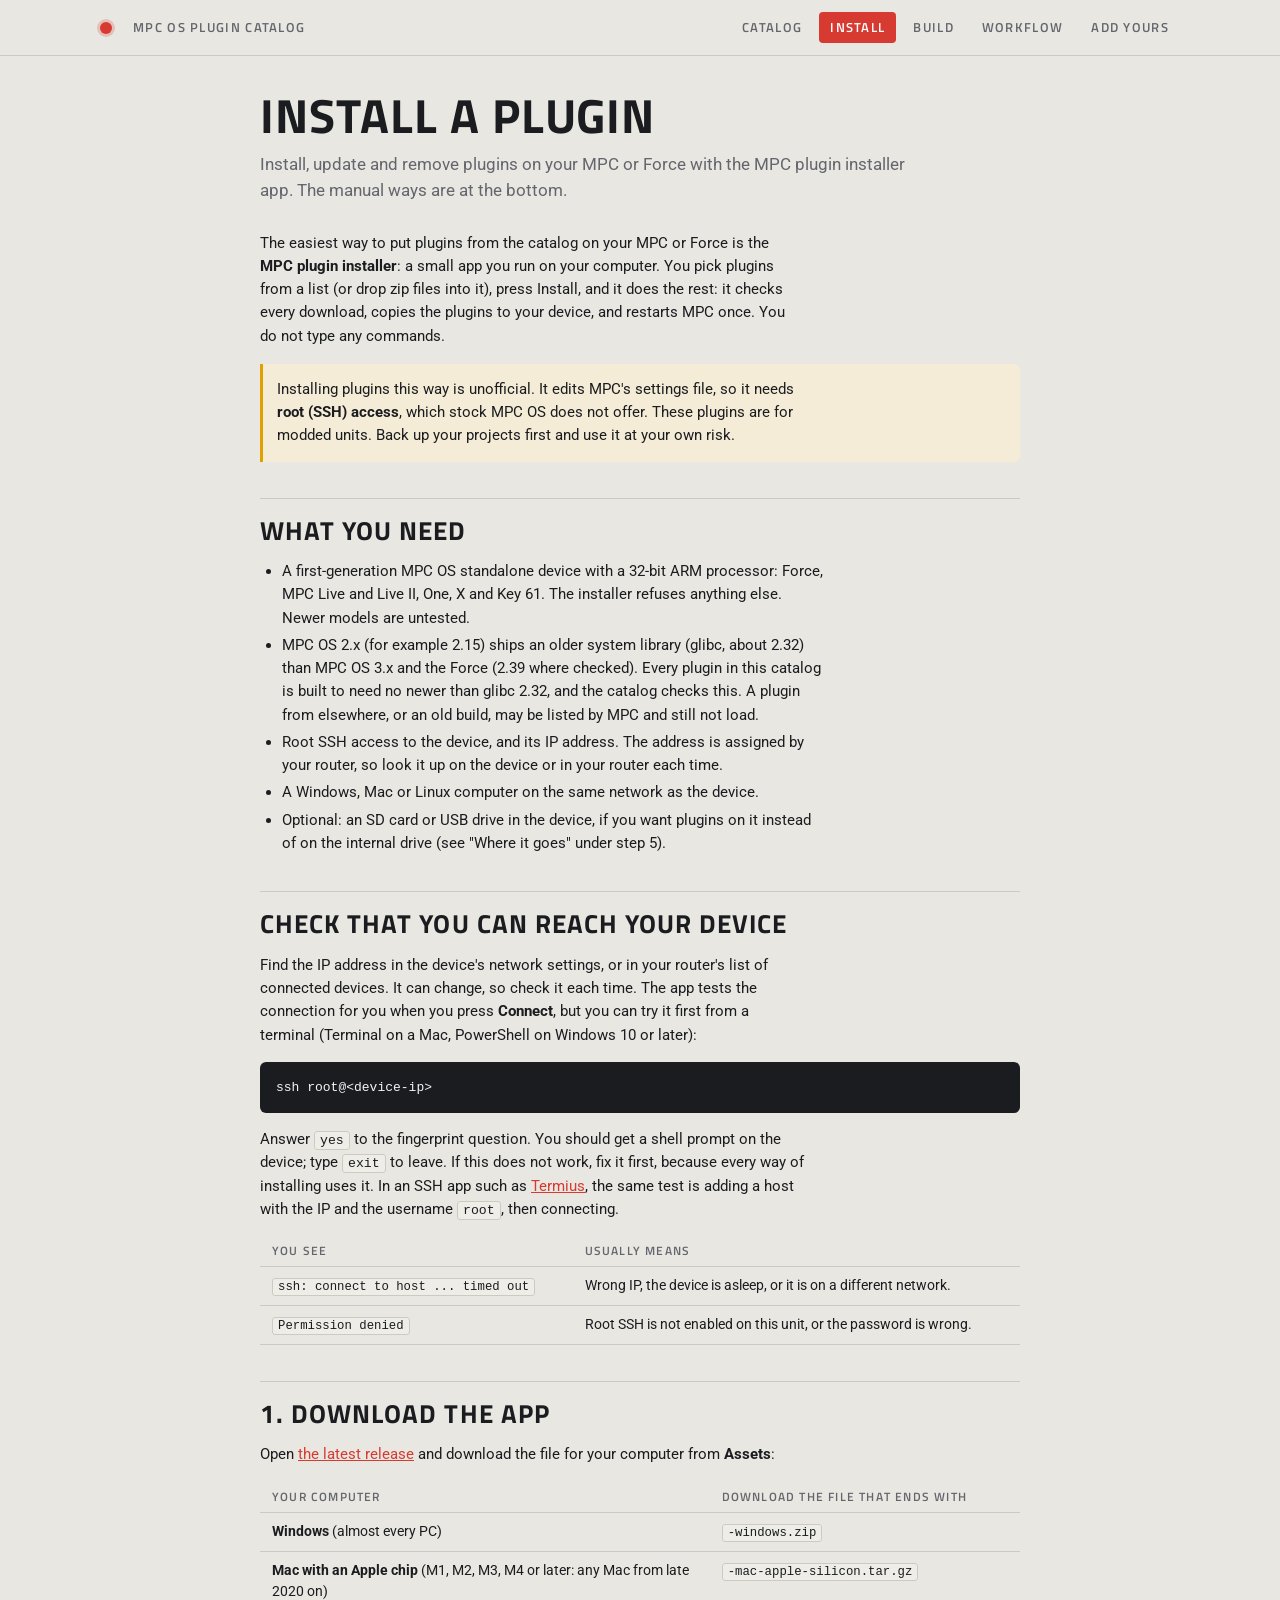
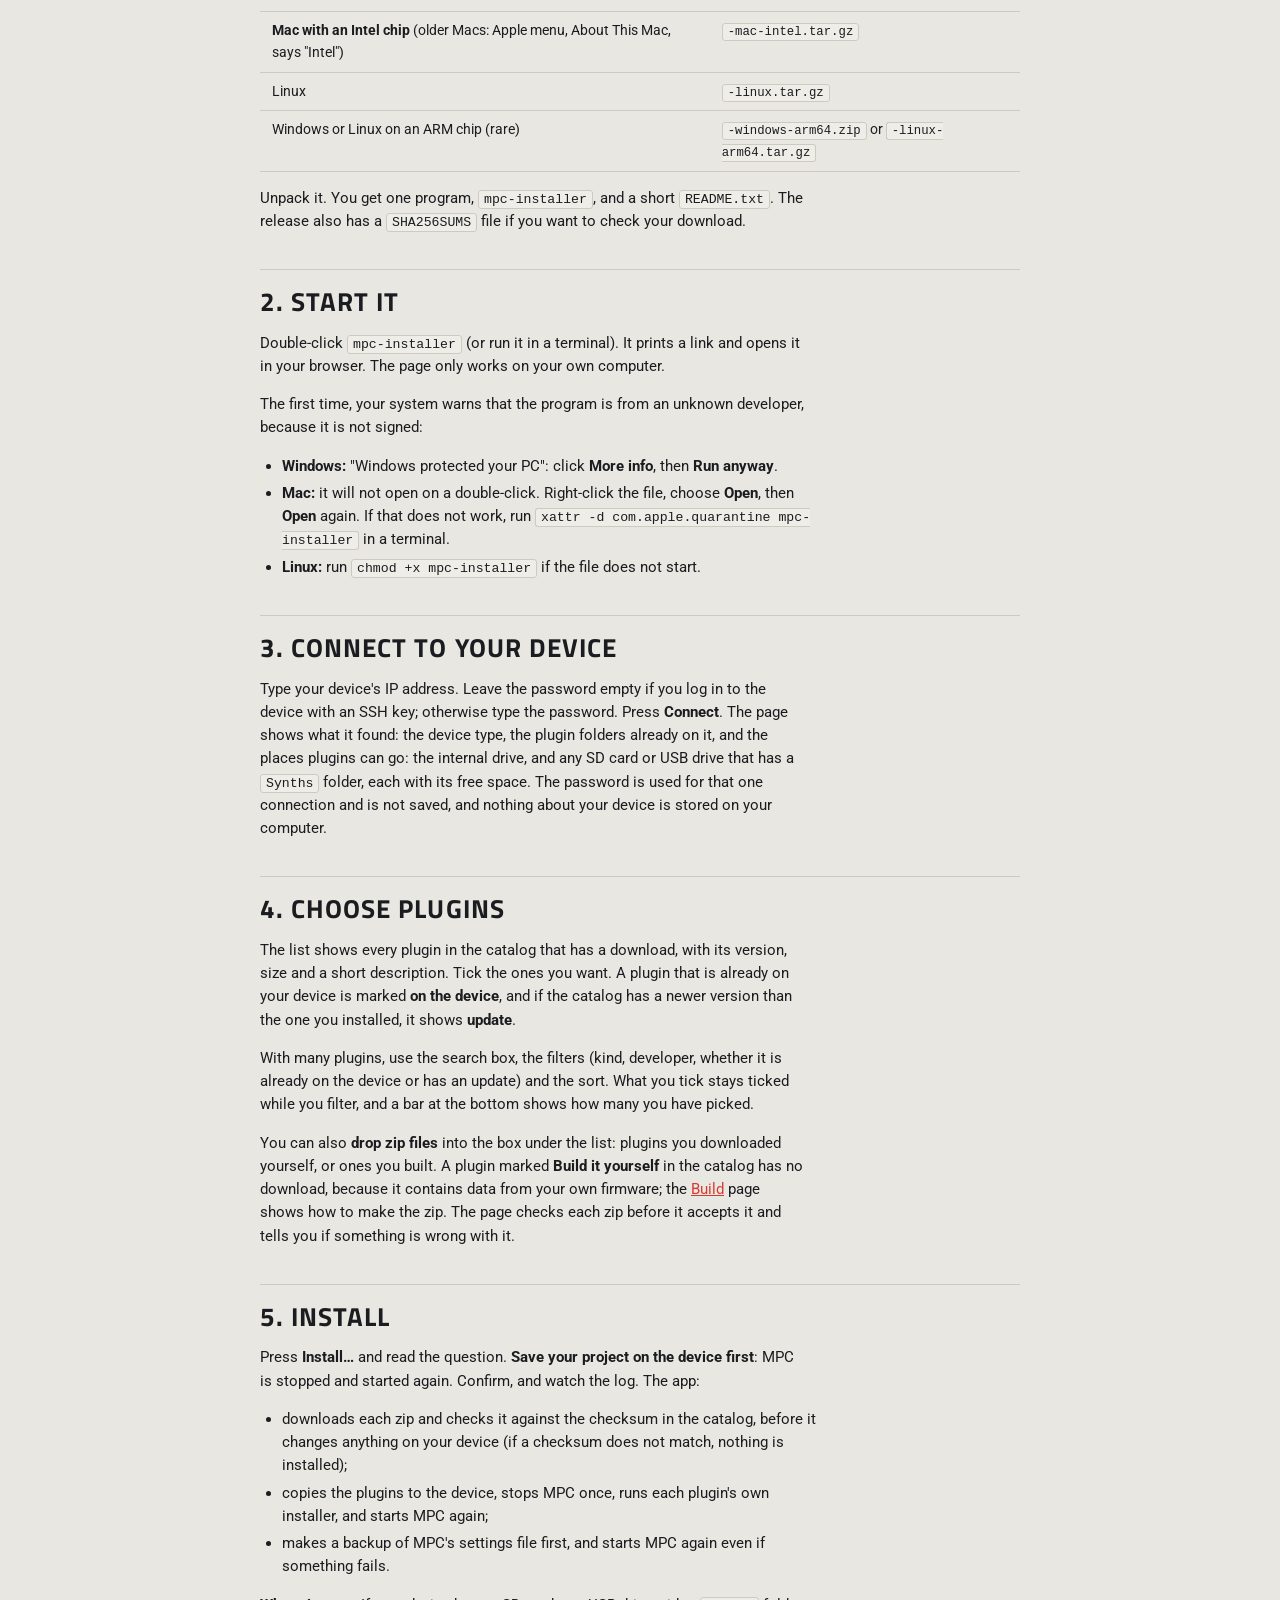
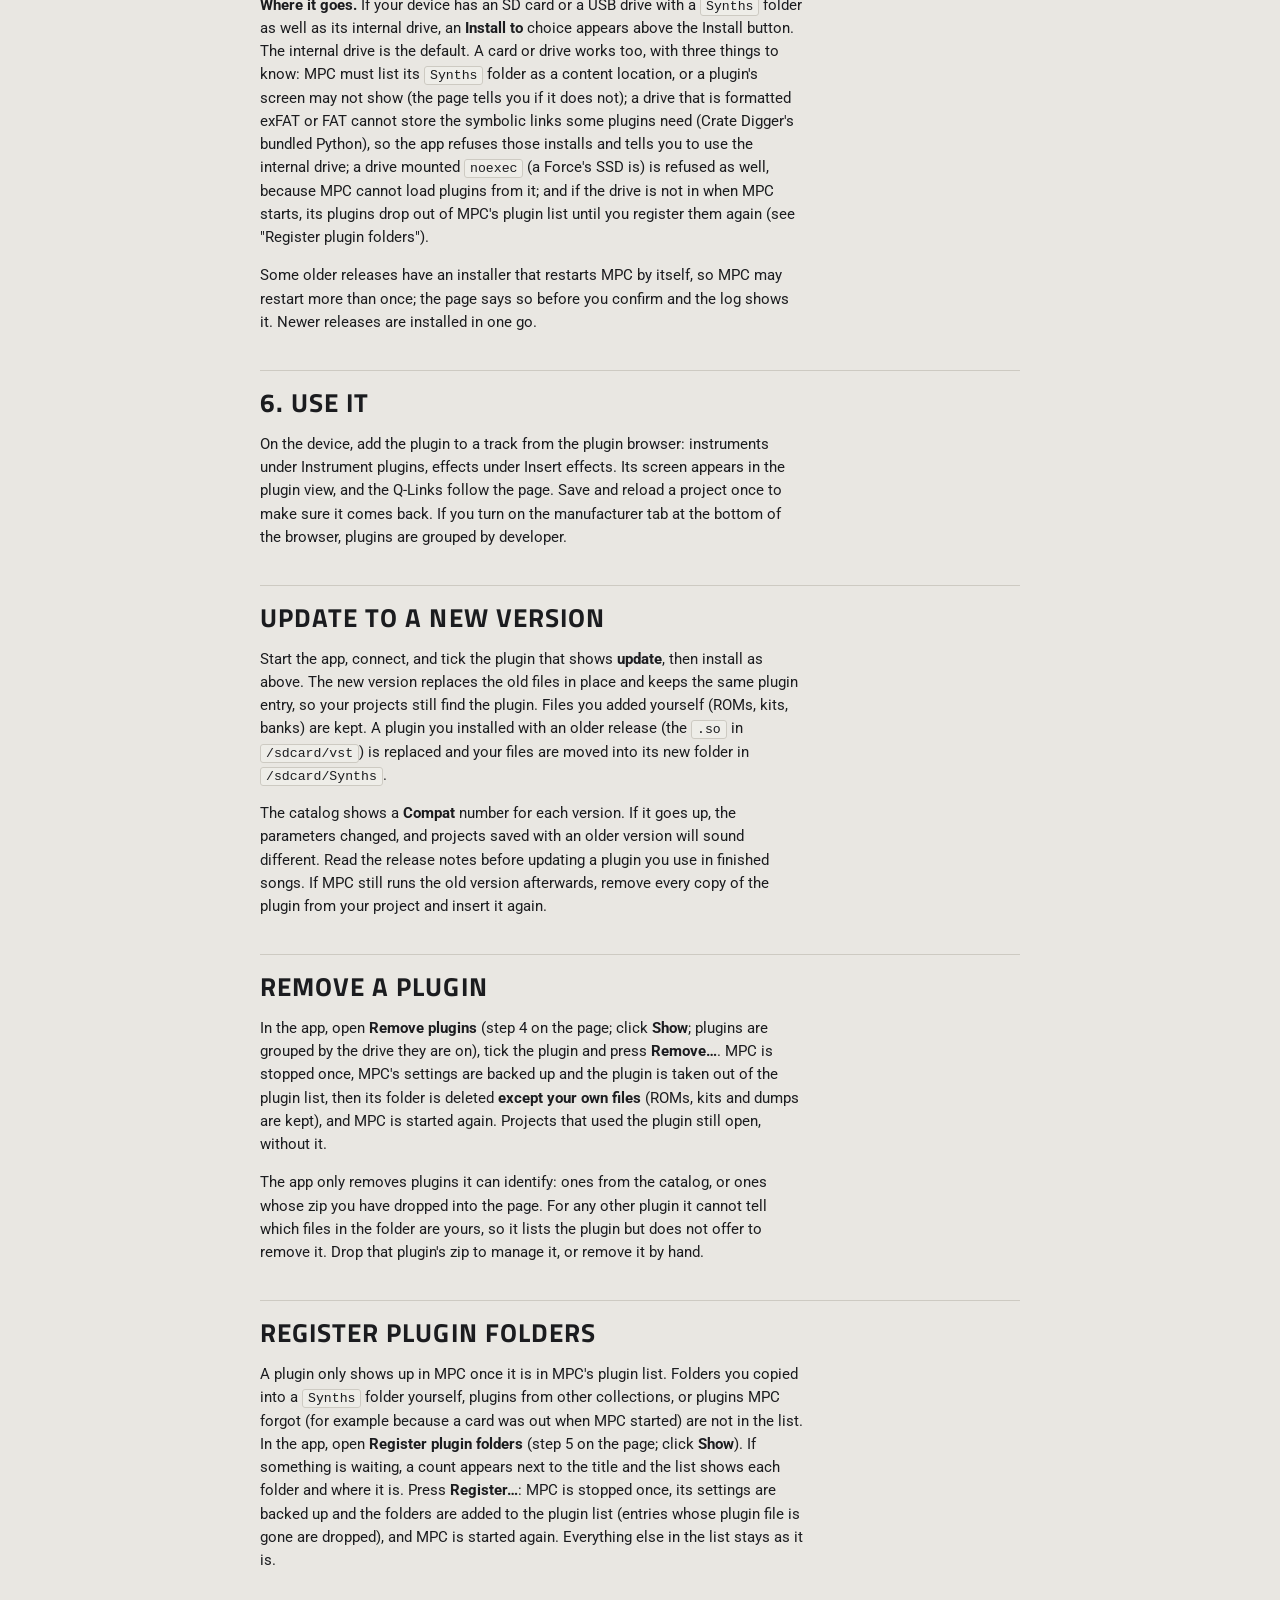
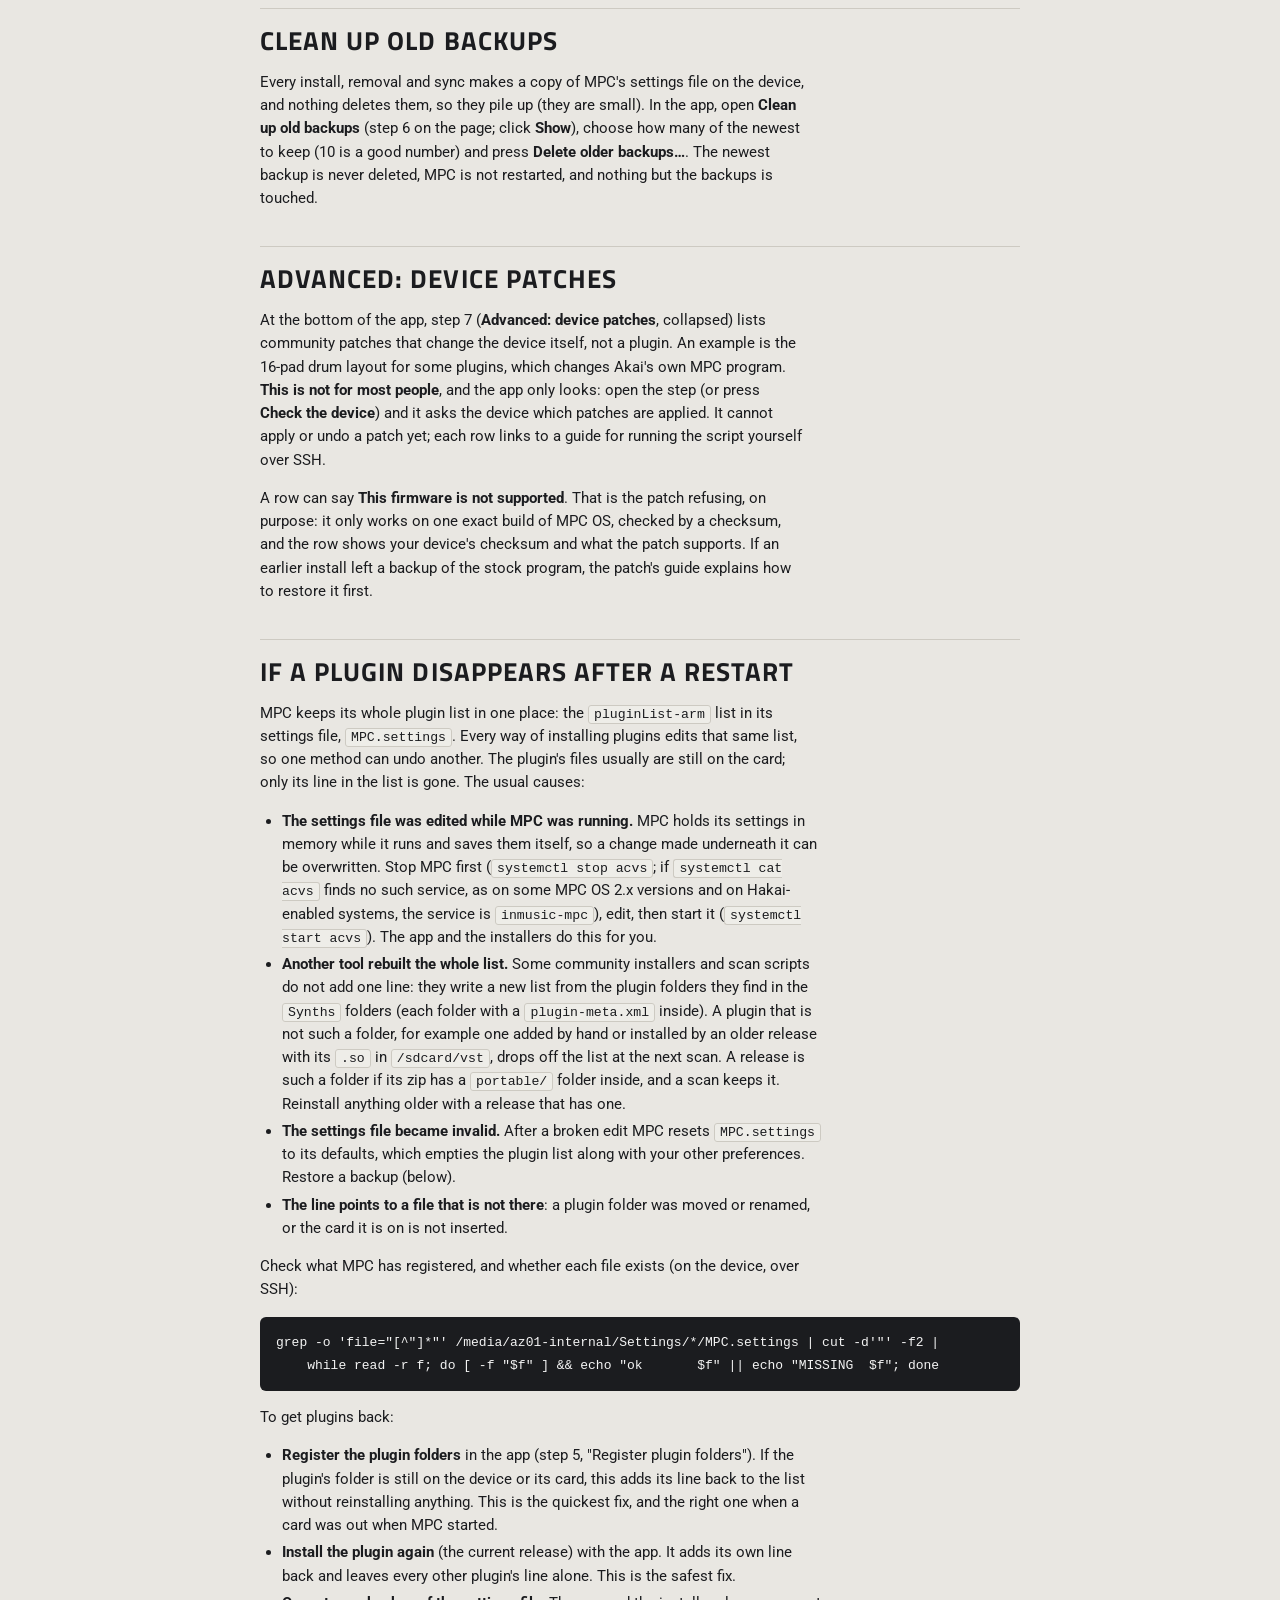
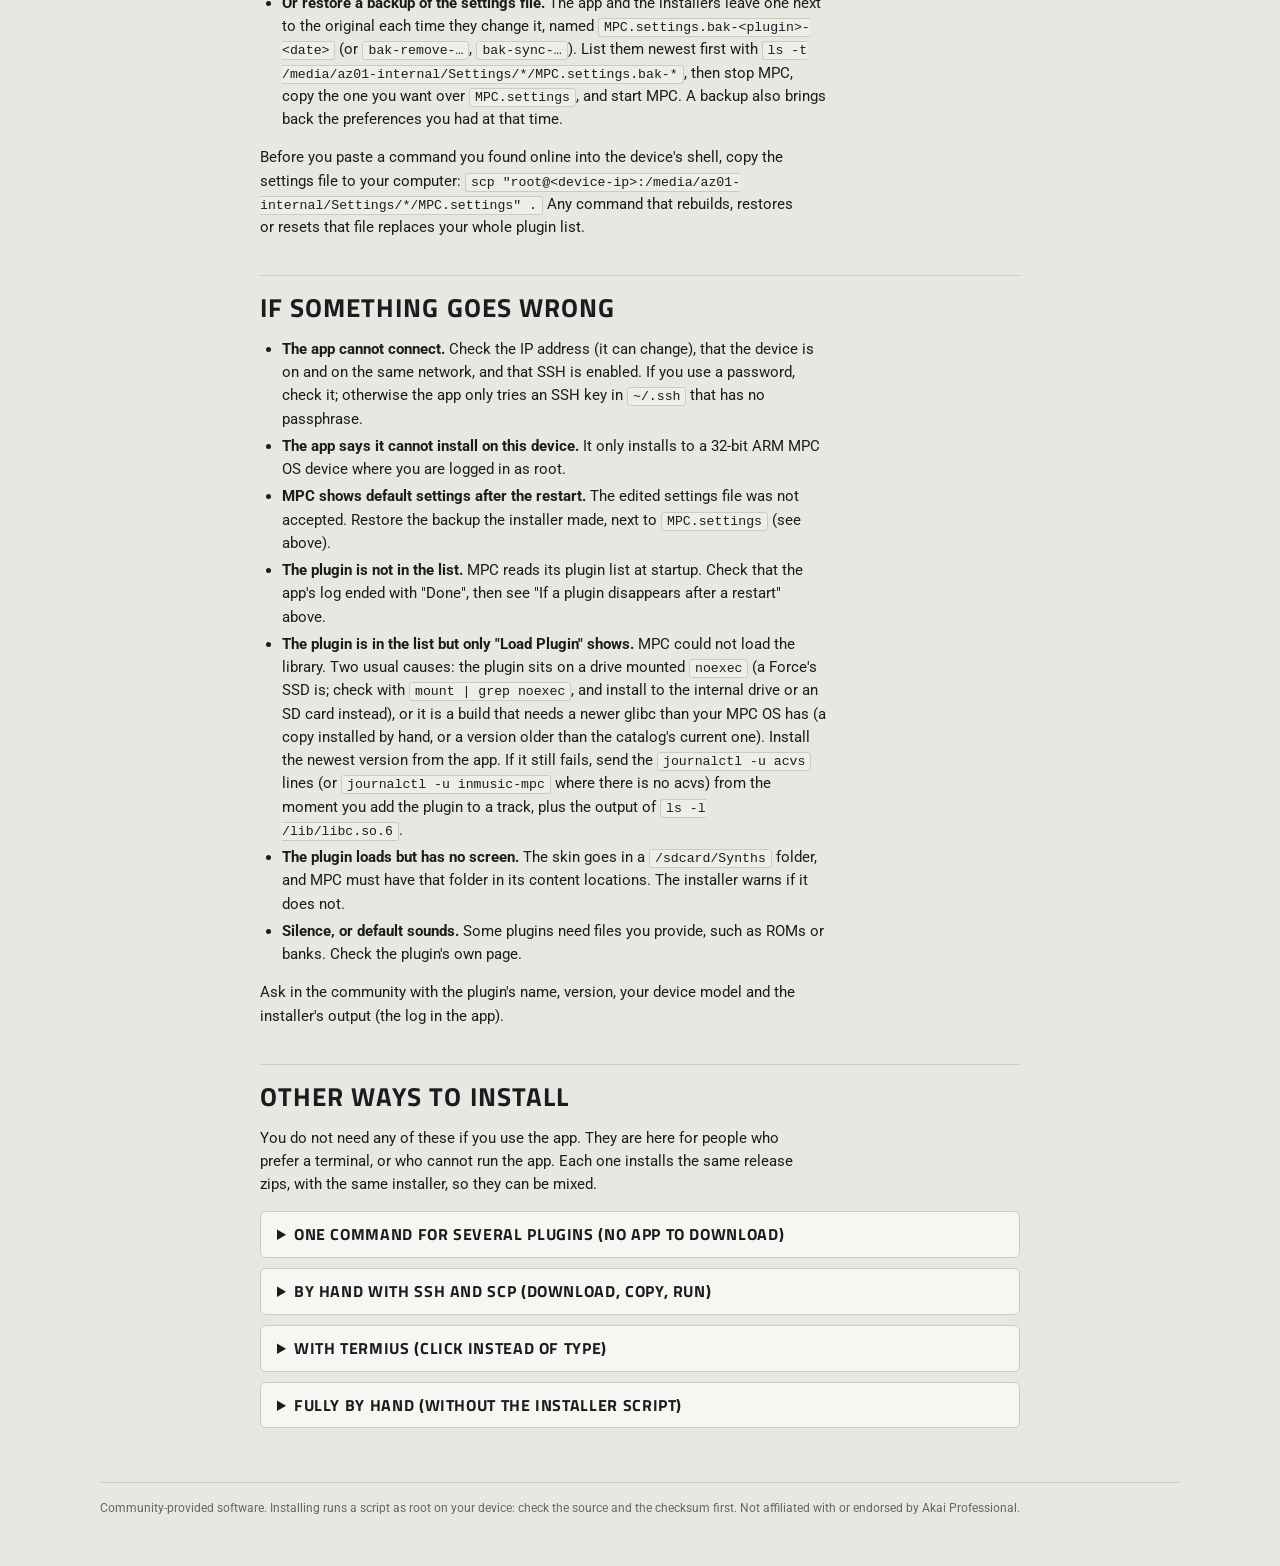
<file: third_party/mpc-vst-plugins/site-fixture/install.html>
<!doctype html>
<html lang="en">
<head>
<meta charset="utf-8">
<meta name="viewport" content="width=device-width, initial-scale=1">
<title>Install a plugin - MPC OS Plugin Catalog</title>
<meta name="description" content="Install, update and remove plugins on your MPC or Force with the MPC plugin installer app. The manual ways are at the bottom.">
<link rel="stylesheet" href="https://fonts.googleapis.com/css2?family=Roboto:wght@400;500;700&family=Titillium+Web:wght@400;600;700&display=swap">
<style>
/* Layout: sticky bar, masthead with a line-drawn MPC (screen, Q-Link encoders, jog wheel, buttons, 16 pads), filters, card grid.
   One committed look: light studio faceplate. Fonts are the two MPC resolves: Titillium Web (labels, headings) and Roboto (text). */
:root {
  --bg: #e9e7e2;
  --panel: #f7f6f3;
  --panel-2: #eeede8;
  --line: #cdcac2;
  --fg: #1b1c1f;
  --muted: #64666d;
  --accent: #d63a30;
  --accent-fg: #ffffff;
  --amber: #e0a100;
  --amber-ink: #7a5600;
  --lcd-bg: #1b1c1f;
  --lcd-fg: #f4f4f4;
  --body-fill: #dedbd4;
  --display: "Titillium Web", "Arial Narrow", sans-serif;
  --text: "Roboto", system-ui, sans-serif;
  --radius: 6px;
  color-scheme: light;
}
* { box-sizing: border-box; }
body { background: var(--bg); color: var(--fg); font: 400 15px/1.55 var(--text); margin: 0;
  padding-inline: 16px; padding-block: 0 48px; }
a { color: inherit; }
:focus-visible { outline: 2px solid var(--accent); outline-offset: 2px; }
.wrap { max-width: 1080px; margin-inline: auto; }

.bar { position: sticky; top: env(safe-area-inset-top, 0px); z-index: 5; background: var(--bg);
  border-bottom: 1px solid var(--line); margin-inline: -16px; padding: 12px 16px; }
.brand { font: 700 19px/1 var(--display); letter-spacing: .1em; text-transform: uppercase; display: flex; align-items: center; gap: 10px; }
.dot { width: 12px; height: 12px; border-radius: 50%; background: var(--accent); box-shadow: 0 0 0 3px color-mix(in srgb, var(--accent) 22%, transparent); }

.mast { display: grid; grid-template-columns: minmax(0, 1fr) minmax(0, 400px); gap: 24px 48px; align-items: center; padding-block: 36px 24px; }
.mast h1 { font: 700 clamp(34px, 6vw, 56px)/1 var(--display); text-transform: uppercase; letter-spacing: .02em; margin: 0 0 14px; text-wrap: balance; }
.mast p { margin: 0; color: var(--muted); max-width: 52ch; }
.mpc { width: 100%; height: auto; display: block; }
.mpc .body { fill: var(--body-fill); stroke: var(--line); stroke-width: 1.5; }
.mpc .screen { fill: var(--lcd-bg); }
.mpc .ui { fill: none; stroke: var(--lcd-fg); stroke-width: 1.5; opacity: .55; stroke-linecap: round; }
.mpc .ui-hot { fill: var(--accent); }
.mpc .knob { fill: var(--panel); stroke: var(--muted); stroke-width: 1.5; }
.mpc .tick { stroke: var(--fg); stroke-width: 2; stroke-linecap: round; }
.mpc .wheel { fill: var(--panel); stroke: var(--muted); stroke-width: 1.5; }
.mpc .wheel-in { fill: var(--panel-2); stroke: var(--line); stroke-width: 1.5; }
.mpc .btn { fill: var(--panel); stroke: var(--line); stroke-width: 1.2; }
.mpc .btn.rec { fill: var(--accent); stroke: none; }
.mpc .pad { fill: var(--lcd-bg); opacity: .82; }
.mpc .pad.on { fill: var(--accent); opacity: 1; }
.mpc .pad.alt { fill: var(--amber); opacity: 1; }
@media (prefers-reduced-motion: no-preference) { .mpc .pulse { animation: pulse 2.4s ease-in-out infinite; } }
@keyframes pulse { 50% { opacity: .5; } }

.sample { font: 400 12px/1.5 var(--text); color: var(--muted); border: 1px dashed var(--line); border-radius: var(--radius);
  padding: 8px 12px; margin-bottom: 20px; }
.tools { display: grid; grid-template-columns: repeat(auto-fit, minmax(150px, 1fr)); gap: 10px; margin-bottom: 12px; }
.tools .search { grid-column: 1 / -1; }
.tools label { display: flex; flex-direction: column; gap: 4px; font: 600 11px/1 var(--display); letter-spacing: .1em; text-transform: uppercase; color: var(--muted); min-width: 0; }
.tools input, .tools select { font: 400 14px var(--text); letter-spacing: 0; text-transform: none; color: var(--fg); background: var(--panel);
  border: 1px solid var(--line); border-radius: var(--radius); padding: 10px 12px; width: 100%; min-width: 0; }
.status { display: flex; flex-wrap: wrap; gap: 8px 16px; align-items: center; justify-content: space-between; margin-bottom: 16px; color: var(--muted); font-size: 13px; }
.status label { display: inline-flex; align-items: center; gap: 6px; cursor: pointer; }
.linkbtn { font: 600 12px/1 var(--display); letter-spacing: .1em; text-transform: uppercase; color: var(--accent); background: none; border: 0; padding: 6px 0; cursor: pointer; }
.dir { font: 600 13px/1 var(--display); color: var(--fg); background: var(--panel); border: 1px solid var(--line); border-radius: var(--radius); padding: 10px 12px; cursor: pointer; }
.vers { border-top: 1px solid var(--line); padding-top: 10px; font-size: 12px; color: var(--muted); }
.vers summary { cursor: pointer; font: 600 11px/1.6 var(--display); letter-spacing: .1em; text-transform: uppercase; }
.vers table { width: 100%; border-collapse: collapse; margin-top: 6px; font-variant-numeric: tabular-nums; }
.vers td { padding: 4px 8px 4px 0; vertical-align: top; }
.vers .y { text-decoration: line-through; }
.stat { font-size: 12px; color: var(--muted); }

.grid { display: grid; grid-template-columns: repeat(auto-fill, minmax(min(100%, 320px), 1fr)); gap: 16px; }
.card { background: var(--panel); border: 1px solid var(--line); border-radius: var(--radius); padding: 18px;
  display: flex; flex-direction: column; gap: 12px; min-width: 0; }
.card header { display: flex; justify-content: space-between; align-items: flex-start; gap: 12px; }
.card h2 { font: 700 26px/1.05 var(--display); text-transform: uppercase; letter-spacing: .02em; margin: 0; }
.by { color: var(--muted); font-size: 13px; margin-top: 2px; }
.ver { font: 500 13px/1 var(--text); background: var(--lcd-bg); color: var(--lcd-fg); border-radius: 3px; padding: 7px 9px;
  letter-spacing: .05em; white-space: nowrap; font-variant-numeric: tabular-nums; }
.card p { margin: 0; flex: 1; }
.tags { display: flex; gap: 6px; flex-wrap: wrap; }
.tag { font: 600 11px/1 var(--display); letter-spacing: .1em; text-transform: uppercase; color: var(--muted);
  border: 1px solid var(--line); border-radius: 3px; padding: 6px 8px; }
.tag.ok { color: var(--fg); border-color: var(--fg); }
.tag.warn { color: var(--amber-ink); border-color: var(--amber); background: color-mix(in srgb, var(--amber) 14%, var(--panel)); }
.meta { display: grid; grid-template-columns: auto 1fr; gap: 4px 12px; font: 400 12px/1.5 var(--text); color: var(--muted);
  border-top: 1px solid var(--line); padding-top: 12px; margin: 0; }
.meta dt { font: 600 11px/1.9 var(--display); text-transform: uppercase; letter-spacing: .1em; }
.meta dd { margin: 0; color: var(--fg); overflow-wrap: anywhere; }
.actions { display: flex; gap: 8px; }
.btn-l { font: 600 14px/1 var(--display); letter-spacing: .1em; text-transform: uppercase; text-decoration: none;
  padding: 11px 15px; border-radius: var(--radius); border: 1px solid var(--line); color: var(--fg); background: var(--panel-2); }
.btn-l.primary { background: var(--accent); border-color: var(--accent); color: var(--accent-fg); }
.empty { color: var(--muted); padding: 24px 0; }
footer { margin-top: 36px; color: var(--muted); font-size: 12px; border-top: 1px solid var(--line); padding-top: 16px; }
@media (max-width: 640px) { .mast { grid-template-columns: minmax(0, 1fr); } .mpc { max-width: 380px; } }

.nav { display: flex; gap: 4px 18px; flex-wrap: wrap; align-items: center; justify-content: space-between; }
.nav ul { display: flex; gap: 4px 6px; flex-wrap: wrap; list-style: none; margin: 0; padding: 0; }
.nav a { display: block; text-decoration: none; font: 600 13px/1 var(--display); letter-spacing: .1em; text-transform: uppercase;
  color: var(--muted); padding: 9px 11px; border-radius: 4px; }
.nav a:hover { color: var(--fg); }
.nav a[aria-current="page"] { color: var(--accent-fg); background: var(--accent); }
.brand a { text-decoration: none; }
.doc { max-width: 760px; padding-block: 36px 8px; }
.doc h1 { font: 700 clamp(32px, 5vw, 48px)/1.02 var(--display); text-transform: uppercase; letter-spacing: .02em; margin: 0 0 10px; text-wrap: balance; }
.doc .lede { color: var(--muted); font-size: 17px; margin: 0 0 28px; }
.doc h2 { font: 700 26px/1.1 var(--display); text-transform: uppercase; letter-spacing: .04em; margin: 36px 0 10px; padding-top: 18px; border-top: 1px solid var(--line); }
.doc h3 { font: 700 18px/1.2 var(--display); text-transform: uppercase; letter-spacing: .06em; margin: 24px 0 6px; }
.doc p, .doc li { max-width: 68ch; }
.doc ul, .doc ol { padding-left: 22px; }
.doc li { margin: 4px 0; }
.doc code { font: 500 .88em/1 ui-monospace, "SFMono-Regular", Menlo, Consolas, monospace; background: var(--panel-2); border: 1px solid var(--line); border-radius: 3px; padding: 1px 5px; overflow-wrap: anywhere; }
.doc pre { background: var(--lcd-bg); color: var(--lcd-fg); border-radius: var(--radius); padding: 14px 16px; overflow-x: auto; margin: 14px 0; }
.doc pre code { background: none; border: 0; padding: 0; color: inherit; font-size: 13px; line-height: 1.55; overflow-wrap: normal; }
.doc blockquote { margin: 16px 0; padding: 10px 14px; border-left: 3px solid var(--amber); background: color-mix(in srgb, var(--amber) 12%, var(--panel)); border-radius: 0 var(--radius) var(--radius) 0; }
.doc blockquote p { margin: 4px 0; }
.tablewrap { overflow-x: auto; margin: 14px 0; }
.doc table { border-collapse: collapse; width: 100%; font-size: 14px; }
.doc th, .doc td { text-align: left; padding: 8px 12px; border-bottom: 1px solid var(--line); vertical-align: top; }
.doc th { font: 600 12px/1.2 var(--display); letter-spacing: .1em; text-transform: uppercase; color: var(--muted); }
.doc a { color: var(--accent); }
.pagelist { display: grid; grid-template-columns: repeat(auto-fit, minmax(min(100%, 230px), 1fr)); gap: 12px; margin: 8px 0 28px; }
.pagelist a { display: flex; flex-direction: column; gap: 4px; text-decoration: none; background: var(--panel); border: 1px solid var(--line); border-radius: var(--radius); padding: 14px; }
.pagelist b { font: 700 18px/1.1 var(--display); text-transform: uppercase; letter-spacing: .04em; }
.pagelist span { color: var(--muted); font-size: 13px; }

.tag.build { color: var(--accent); border-color: var(--accent); }
.card.by { border-color: color-mix(in srgb, var(--accent) 35%, var(--line)); }
.need { background: var(--panel-2); border: 1px solid var(--line); border-radius: var(--radius); padding: 10px 14px; }
.need h3 { font: 700 13px/1.2 var(--display); text-transform: uppercase; letter-spacing: .1em; color: var(--muted); margin: 8px 0 4px; }
.need ul { margin: 0; padding-left: 18px; font-size: 14px; }
.need li { margin: 3px 0; }
.card .need .also { margin: 6px 0 0; font-size: 13px; color: var(--muted); flex: none; }
.cmd { margin: 0 0 4px; background: var(--lcd-bg); color: var(--lcd-fg); border-radius: 4px; padding: 10px 12px; }
.cmd code { font: 500 12px/1.5 ui-monospace, "SFMono-Regular", Menlo, Consolas, monospace; white-space: pre-wrap; overflow-wrap: anywhere; }
.card .fw { margin: 0; flex: none; font-size: 13px; padding: 8px 12px; border-left: 3px solid var(--amber); background: color-mix(in srgb, var(--amber) 14%, var(--panel)); border-radius: 0 var(--radius) var(--radius) 0; }
.actions { flex-wrap: wrap; }
.actions .btn-l { white-space: nowrap; }
.grid { align-items: start; }
.card .needline { margin: 0; flex: none; font-size: 14px; }
.card .cmd { margin: 0; }
.card .how { flex: none; font-size: 13px; color: var(--muted); }
.card .how summary { cursor: pointer; font: 600 11px/1.6 var(--display); letter-spacing: .1em; text-transform: uppercase; }
.card .how ul { margin: 6px 0 0; padding-left: 18px; }
.card .how li { margin: 3px 0; color: var(--fg); }
.card .how .also { margin: 6px 0 0; flex: none; }
.card .fw { font-size: 12px; padding: 6px 10px; }
.card .line { margin: 0; flex: none; font-size: 12px; color: var(--muted); }
.card .fw { font-size: 11.5px; line-height: 1.4; }
.grid { grid-auto-flow: dense; }
@media (min-width: 720px) { .card.by { grid-column: span 2; } }

/* Install list: tick plugins, get one command to paste into a terminal */
.pick { display: inline-flex; align-items: center; gap: 8px; font: 600 13px/1 var(--display); letter-spacing: .06em; text-transform: uppercase; cursor: pointer; padding: 10px 4px; }
.pick input { width: 18px; height: 18px; accent-color: var(--accent); }
.install { position: sticky; bottom: 12px; z-index: 4; background: var(--panel); border: 1px solid var(--line); border-radius: var(--radius);
  box-shadow: 0 6px 24px rgb(0 0 0 / .18); margin-top: 16px; }
.install[hidden] { display: none; }
.install > summary { cursor: pointer; padding: 12px 16px; display: flex; justify-content: space-between; gap: 12px; font: 700 15px/1.2 var(--display); letter-spacing: .08em; text-transform: uppercase; }
.install > summary .hint { color: var(--accent); }
.install .body { padding: 0 16px 16px; max-height: min(70vh, 640px); overflow: auto; }
.install .body > p { margin: 0 0 10px; color: var(--muted); font-size: 14px; }
.install .lab { font: 600 12px/1.3 var(--display); letter-spacing: .1em; text-transform: uppercase; }
.install .ipl { display: flex; flex-direction: column; gap: 4px; font: 600 11px/1 var(--display); letter-spacing: .1em; text-transform: uppercase; color: var(--muted); max-width: 320px; margin-bottom: 10px; }
.install .ipl input { font: 400 14px var(--text); letter-spacing: 0; text-transform: none; color: var(--fg); background: var(--bg); border: 1px solid var(--line); border-radius: var(--radius); padding: 10px 12px; }
.install .ipbad { color: var(--accent); }
.install .copied { align-self: center; color: var(--muted); font-size: 13px; }
.install .how { margin-top: 12px; }
.install code { font-family: ui-monospace, "SFMono-Regular", Menlo, Consolas, monospace; font-size: 12px; }

/* collapsible sections in guide pages (::: details Title) */
.doc details.fold { background: var(--panel); border: 1px solid var(--line); border-radius: var(--radius); margin: 10px 0; }
.doc details.fold > summary { cursor: pointer; padding: 12px 16px; font: 700 16px/1.3 var(--display); letter-spacing: .04em; text-transform: uppercase; }
.doc details.fold[open] > summary { border-bottom: 1px solid var(--line); margin-bottom: 8px; }
.doc details.fold > :not(summary) { margin-inline: 16px; }
.doc details.fold > :last-child { margin-bottom: 16px; }


</style>
</head>
<body>
<div class="bar"><div class="wrap nav">
  <div class="brand"><span class="dot"></span><a href="index.html">MPC OS Plugin Catalog</a></div>
  <nav aria-label="Site"><ul><li><a href="index.html">Catalog</a></li><li><a href="install.html" aria-current="page">Install</a></li><li><a href="build.html">Build</a></li><li><a href="workflow.html">Workflow</a></li><li><a href="add.html">Add yours</a></li></ul></nav>
</div></div>
<main class="wrap doc">
<h1>Install a plugin</h1>
<p class="lede">Install, update and remove plugins on your MPC or Force with the MPC plugin installer app. The manual ways are at the bottom.</p>
<p>The easiest way to put plugins from the catalog on your MPC or Force is the <strong>MPC plugin installer</strong>: a small app you run on your computer. You pick plugins from a list (or drop zip files into it), press Install, and it does the rest: it checks every download, copies the plugins to your device, and restarts MPC once. You do not type any commands.</p>
<blockquote><p>Installing plugins this way is unofficial. It edits MPC's settings file, so it needs <strong>root (SSH) access</strong>, which stock MPC OS does not offer. These plugins are for modded units. Back up your projects first and use it at your own risk.</p></blockquote>
<h2 id="what-you-need">What you need</h2>
<ul><li>A first-generation MPC OS standalone device with a 32-bit ARM processor: Force, MPC Live and Live II, One, X and Key 61. The installer refuses anything else. Newer models are untested.</li><li>MPC OS 2.x (for example 2.15) ships an older system library (glibc, about 2.32) than MPC OS 3.x and the Force (2.39 where checked). Every plugin in this catalog is built to need no newer than glibc 2.32, and the catalog checks this. A plugin from elsewhere, or an old build, may be listed by MPC and still not load.</li><li>Root SSH access to the device, and its IP address. The address is assigned by your router, so look it up on the device or in your router each time.</li><li>A Windows, Mac or Linux computer on the same network as the device.</li><li>Optional: an SD card or USB drive in the device, if you want plugins on it instead of on the internal drive (see "Where it goes" under step 5).</li></ul>
<h2 id="check-that-you-can-reach-your-device">Check that you can reach your device</h2>
<p>Find the IP address in the device's network settings, or in your router's list of connected devices. It can change, so check it each time. The app tests the connection for you when you press <strong>Connect</strong>, but you can try it first from a terminal (Terminal on a Mac, PowerShell on Windows 10 or later):</p>
<pre><code>ssh root@&lt;device-ip&gt;</code></pre>
<p>Answer <code>yes</code> to the fingerprint question. You should get a shell prompt on the device; type <code>exit</code> to leave. If this does not work, fix it first, because every way of installing uses it. In an SSH app such as <a href="https://termius.com/">Termius</a>, the same test is adding a host with the IP and the username <code>root</code>, then connecting.</p>
<div class="tablewrap"><table><thead><tr><th>You see</th><th>Usually means</th></tr></thead><tbody><tr><td><code>ssh: connect to host ... timed out</code></td><td>Wrong IP, the device is asleep, or it is on a different network.</td></tr><tr><td><code>Permission denied</code></td><td>Root SSH is not enabled on this unit, or the password is wrong.</td></tr></tbody></table></div>
<h2 id="1-download-the-app">1. Download the app</h2>
<p>Open <a href="https://github.com/sd88me/mpc-vst-plugins/releases/latest">the latest release</a> and download the file for your computer from <strong>Assets</strong>:</p>
<div class="tablewrap"><table><thead><tr><th>Your computer</th><th>Download the file that ends with</th></tr></thead><tbody><tr><td><strong>Windows</strong> (almost every PC)</td><td><code>-windows.zip</code></td></tr><tr><td><strong>Mac with an Apple chip</strong> (M1, M2, M3, M4 or later: any Mac from late 2020 on)</td><td><code>-mac-apple-silicon.tar.gz</code></td></tr><tr><td><strong>Mac with an Intel chip</strong> (older Macs: Apple menu, About This Mac, says "Intel")</td><td><code>-mac-intel.tar.gz</code></td></tr><tr><td>Linux</td><td><code>-linux.tar.gz</code></td></tr><tr><td>Windows or Linux on an ARM chip (rare)</td><td><code>-windows-arm64.zip</code> or <code>-linux-arm64.tar.gz</code></td></tr></tbody></table></div>
<p>Unpack it. You get one program, <code>mpc-installer</code>, and a short <code>README.txt</code>. The release also has a <code>SHA256SUMS</code> file if you want to check your download.</p>
<h2 id="2-start-it">2. Start it</h2>
<p>Double-click <code>mpc-installer</code> (or run it in a terminal). It prints a link and opens it in your browser. The page only works on your own computer.</p>
<p>The first time, your system warns that the program is from an unknown developer, because it is not signed:</p>
<ul><li><strong>Windows:</strong> "Windows protected your PC": click <strong>More info</strong>, then <strong>Run anyway</strong>.</li><li><strong>Mac:</strong> it will not open on a double-click. Right-click the file, choose <strong>Open</strong>, then <strong>Open</strong> again. If that does not work, run <code>xattr -d com.apple.quarantine mpc-installer</code> in a terminal.</li><li><strong>Linux:</strong> run <code>chmod +x mpc-installer</code> if the file does not start.</li></ul>
<h2 id="3-connect-to-your-device">3. Connect to your device</h2>
<p>Type your device's IP address. Leave the password empty if you log in to the device with an SSH key; otherwise type the password. Press <strong>Connect</strong>. The page shows what it found: the device type, the plugin folders already on it, and the places plugins can go: the internal drive, and any SD card or USB drive that has a <code>Synths</code> folder, each with its free space. The password is used for that one connection and is not saved, and nothing about your device is stored on your computer.</p>
<h2 id="4-choose-plugins">4. Choose plugins</h2>
<p>The list shows every plugin in the catalog that has a download, with its version, size and a short description. Tick the ones you want. A plugin that is already on your device is marked <strong>on the device</strong>, and if the catalog has a newer version than the one you installed, it shows <strong>update</strong>.</p>
<p>With many plugins, use the search box, the filters (kind, developer, whether it is already on the device or has an update) and the sort. What you tick stays ticked while you filter, and a bar at the bottom shows how many you have picked.</p>
<p>You can also <strong>drop zip files</strong> into the box under the list: plugins you downloaded yourself, or ones you built. A plugin marked <strong>Build it yourself</strong> in the catalog has no download, because it contains data from your own firmware; the <a href="build.html#plugins-you-build-yourself">Build</a> page shows how to make the zip. The page checks each zip before it accepts it and tells you if something is wrong with it.</p>
<h2 id="5-install">5. Install</h2>
<p>Press <strong>Install…</strong> and read the question. <strong>Save your project on the device first</strong>: MPC is stopped and started again. Confirm, and watch the log. The app:</p>
<ul><li>downloads each zip and checks it against the checksum in the catalog, before it changes anything on your device (if a checksum does not match, nothing is installed);</li><li>copies the plugins to the device, stops MPC once, runs each plugin's own installer, and starts MPC again;</li><li>makes a backup of MPC's settings file first, and starts MPC again even if something fails.</li></ul>
<p><strong>Where it goes.</strong> If your device has an SD card or a USB drive with a <code>Synths</code> folder as well as its internal drive, an <strong>Install to</strong> choice appears above the Install button. The internal drive is the default. A card or drive works too, with three things to know: MPC must list its <code>Synths</code> folder as a content location, or a plugin's screen may not show (the page tells you if it does not); a drive that is formatted exFAT or FAT cannot store the symbolic links some plugins need (Crate Digger's bundled Python), so the app refuses those installs and tells you to use the internal drive; a drive mounted <code>noexec</code> (a Force's SSD is) is refused as well, because MPC cannot load plugins from it; and if the drive is not in when MPC starts, its plugins drop out of MPC's plugin list until you register them again (see "Register plugin folders").</p>
<p>Some older releases have an installer that restarts MPC by itself, so MPC may restart more than once; the page says so before you confirm and the log shows it. Newer releases are installed in one go.</p>
<h2 id="6-use-it">6. Use it</h2>
<p>On the device, add the plugin to a track from the plugin browser: instruments under Instrument plugins, effects under Insert effects. Its screen appears in the plugin view, and the Q-Links follow the page. Save and reload a project once to make sure it comes back. If you turn on the manufacturer tab at the bottom of the browser, plugins are grouped by developer.</p>
<h2 id="update-to-a-new-version">Update to a new version</h2>
<p>Start the app, connect, and tick the plugin that shows <strong>update</strong>, then install as above. The new version replaces the old files in place and keeps the same plugin entry, so your projects still find the plugin. Files you added yourself (ROMs, kits, banks) are kept. A plugin you installed with an older release (the <code>.so</code> in <code>/sdcard/vst</code>) is replaced and your files are moved into its new folder in <code>/sdcard/Synths</code>.</p>
<p>The catalog shows a <strong>Compat</strong> number for each version. If it goes up, the parameters changed, and projects saved with an older version will sound different. Read the release notes before updating a plugin you use in finished songs. If MPC still runs the old version afterwards, remove every copy of the plugin from your project and insert it again.</p>
<h2 id="remove-a-plugin">Remove a plugin</h2>
<p>In the app, open <strong>Remove plugins</strong> (step 4 on the page; click <strong>Show</strong>; plugins are grouped by the drive they are on), tick the plugin and press <strong>Remove…</strong>. MPC is stopped once, MPC's settings are backed up and the plugin is taken out of the plugin list, then its folder is deleted <strong>except your own files</strong> (ROMs, kits and dumps are kept), and MPC is started again. Projects that used the plugin still open, without it.</p>
<p>The app only removes plugins it can identify: ones from the catalog, or ones whose zip you have dropped into the page. For any other plugin it cannot tell which files in the folder are yours, so it lists the plugin but does not offer to remove it. Drop that plugin's zip to manage it, or remove it by hand.</p>
<h2 id="register-plugin-folders">Register plugin folders</h2>
<p>A plugin only shows up in MPC once it is in MPC's plugin list. Folders you copied into a <code>Synths</code> folder yourself, plugins from other collections, or plugins MPC forgot (for example because a card was out when MPC started) are not in the list. In the app, open <strong>Register plugin folders</strong> (step 5 on the page; click <strong>Show</strong>). If something is waiting, a count appears next to the title and the list shows each folder and where it is. Press <strong>Register…</strong>: MPC is stopped once, its settings are backed up and the folders are added to the plugin list (entries whose plugin file is gone are dropped), and MPC is started again. Everything else in the list stays as it is.</p>
<h2 id="clean-up-old-backups">Clean up old backups</h2>
<p>Every install, removal and sync makes a copy of MPC's settings file on the device, and nothing deletes them, so they pile up (they are small). In the app, open <strong>Clean up old backups</strong> (step 6 on the page; click <strong>Show</strong>), choose how many of the newest to keep (10 is a good number) and press <strong>Delete older backups…</strong>. The newest backup is never deleted, MPC is not restarted, and nothing but the backups is touched.</p>
<h2 id="advanced-device-patches">Advanced: device patches</h2>
<p>At the bottom of the app, step 7 (<strong>Advanced: device patches</strong>, collapsed) lists community patches that change the device itself, not a plugin. An example is the 16-pad drum layout for some plugins, which changes Akai's own MPC program. <strong>This is not for most people</strong>, and the app only looks: open the step (or press <strong>Check the device</strong>) and it asks the device which patches are applied. It cannot apply or undo a patch yet; each row links to a guide for running the script yourself over SSH.</p>
<p>A row can say <strong>This firmware is not supported</strong>. That is the patch refusing, on purpose: it only works on one exact build of MPC OS, checked by a checksum, and the row shows your device's checksum and what the patch supports. If an earlier install left a backup of the stock program, the patch's guide explains how to restore it first.</p>
<h2 id="if-a-plugin-disappears-after-a-restart">If a plugin disappears after a restart</h2>
<p>MPC keeps its whole plugin list in one place: the <code>pluginList-arm</code> list in its settings file, <code>MPC.settings</code>. Every way of installing plugins edits that same list, so one method can undo another. The plugin's files usually are still on the card; only its line in the list is gone. The usual causes:</p>
<ul><li><strong>The settings file was edited while MPC was running.</strong> MPC holds its settings in memory while it runs and saves them itself, so a change made underneath it can be overwritten. Stop MPC first (<code>systemctl stop acvs</code>; if <code>systemctl cat acvs</code> finds no such service, as on some MPC OS 2.x versions and on Hakai-enabled systems, the service is <code>inmusic-mpc</code>), edit, then start it (<code>systemctl start acvs</code>). The app and the installers do this for you.</li><li><strong>Another tool rebuilt the whole list.</strong> Some community installers and scan scripts do not add one line: they write a new list from the plugin folders they find in the <code>Synths</code> folders (each folder with a <code>plugin-meta.xml</code> inside). A plugin that is not such a folder, for example one added by hand or installed by an older release with its <code>.so</code> in <code>/sdcard/vst</code>, drops off the list at the next scan. A release is such a folder if its zip has a <code>portable/</code> folder inside, and a scan keeps it. Reinstall anything older with a release that has one.</li><li><strong>The settings file became invalid.</strong> After a broken edit MPC resets <code>MPC.settings</code> to its defaults, which empties the plugin list along with your other preferences. Restore a backup (below).</li><li><strong>The line points to a file that is not there</strong>: a plugin folder was moved or renamed, or the card it is on is not inserted.</li></ul>
<p>Check what MPC has registered, and whether each file exists (on the device, over SSH):</p>
<pre><code>grep -o 'file="[^"]*"' /media/az01-internal/Settings/*/MPC.settings | cut -d'"' -f2 |
    while read -r f; do [ -f "$f" ] &amp;&amp; echo "ok       $f" || echo "MISSING  $f"; done</code></pre>
<p>To get plugins back:</p>
<ul><li><strong>Register the plugin folders</strong> in the app (step 5, "Register plugin folders"). If the plugin's folder is still on the device or its card, this adds its line back to the list without reinstalling anything. This is the quickest fix, and the right one when a card was out when MPC started.</li><li><strong>Install the plugin again</strong> (the current release) with the app. It adds its own line back and leaves every other plugin's line alone. This is the safest fix.</li><li><strong>Or restore a backup of the settings file.</strong> The app and the installers leave one next to the original each time they change it, named <code>MPC.settings.bak-&lt;plugin&gt;-&lt;date&gt;</code> (or <code>bak-remove-…</code>, <code>bak-sync-…</code>). List them newest first with <code>ls -t /media/az01-internal/Settings/*/MPC.settings.bak-*</code>, then stop MPC, copy the one you want over <code>MPC.settings</code>, and start MPC. A backup also brings back the preferences you had at that time.</li></ul>
<p>Before you paste a command you found online into the device's shell, copy the settings file to your computer: <code>scp "root@&lt;device-ip&gt;:/media/az01-internal/Settings/*/MPC.settings" .</code> Any command that rebuilds, restores or resets that file replaces your whole plugin list.</p>
<h2 id="if-something-goes-wrong">If something goes wrong</h2>
<ul><li><strong>The app cannot connect.</strong> Check the IP address (it can change), that the device is on and on the same network, and that SSH is enabled. If you use a password, check it; otherwise the app only tries an SSH key in <code>~/.ssh</code> that has no passphrase.</li><li><strong>The app says it cannot install on this device.</strong> It only installs to a 32-bit ARM MPC OS device where you are logged in as root.</li><li><strong>MPC shows default settings after the restart.</strong> The edited settings file was not accepted. Restore the backup the installer made, next to <code>MPC.settings</code> (see above).</li><li><strong>The plugin is not in the list.</strong> MPC reads its plugin list at startup. Check that the app's log ended with "Done", then see "If a plugin disappears after a restart" above.</li><li><strong>The plugin is in the list but only "Load Plugin" shows.</strong> MPC could not load the library. Two usual causes: the plugin sits on a drive mounted <code>noexec</code> (a Force's SSD is; check with <code>mount | grep noexec</code>, and install to the internal drive or an SD card instead), or it is a build that needs a newer glibc than your MPC OS has (a copy installed by hand, or a version older than the catalog's current one). Install the newest version from the app. If it still fails, send the <code>journalctl -u acvs</code> lines (or <code>journalctl -u inmusic-mpc</code> where there is no acvs) from the moment you add the plugin to a track, plus the output of <code>ls -l /lib/libc.so.6</code>.</li><li><strong>The plugin loads but has no screen.</strong> The skin goes in a <code>/sdcard/Synths</code> folder, and MPC must have that folder in its content locations. The installer warns if it does not.</li><li><strong>Silence, or default sounds.</strong> Some plugins need files you provide, such as ROMs or banks. Check the plugin's own page.</li></ul>
<p>Ask in the community with the plugin's name, version, your device model and the installer's output (the log in the app).</p>
<h2 id="other-ways-to-install">Other ways to install</h2>
<p>You do not need any of these if you use the app. They are here for people who prefer a terminal, or who cannot run the app. Each one installs the same release zips, with the same installer, so they can be mixed.</p>
<details class="fold" id="one-command-for-several-plugins-no-app-to-download"><summary>One command for several plugins (no app to download)</summary><p>On the <a href="index.html">catalog</a>, tick <strong>Add to install list</strong> on each plugin you want, open the bar that appears at the bottom, type your device's IP address and copy the command. Paste it into a terminal (Terminal on a Mac, PowerShell on Windows 10 or later) and press Enter. The command logs in to your device, downloads a small script (<code>mpc-store.sh</code>) from this site and runs it. The script:</p>
<ul><li>downloads every zip you picked and checks it against the checksum in the catalog, before it changes anything on the device;</li><li>asks you to confirm, then stops MPC <strong>once</strong>, runs each plugin's own installer, and starts MPC again <strong>once</strong>;</li><li>remembers what it installed, so <code>update</code> later installs newer versions (and holds back a change that would alter saved projects unless you add <code>--major</code>).</li></ul>
<p>Prefer to read the script before running it? The bar has a "Read the script first" section with the steps and the hash the script should have. The same command with <code>list</code>, <code>update</code>, <code>remove &lt;id&gt;</code>, <code>prune</code> or <code>sync</code> at the end shows what is available, updates what you installed, removes a plugin (your own files in its folder are kept), deletes old backups of MPC's settings (<code>prune --keep 10</code>), or registers plugin folders you copied into <code>Synths</code> by hand. It needs the same root SSH access, and the device needs internet access. Plugins you build yourself are not included.</p></details>
<details class="fold" id="by-hand-with-ssh-and-scp-download-copy-run"><summary>By hand with ssh and scp (download, copy, run)</summary><p><strong>1. Download and check the zip.</strong> Download the zip from the plugin's card on the catalog. Every version lists a checksum (SHA-256). Compare it with your download:</p>
<pre><code>shasum -a 256 Name-1.2.0-mpc-armv7.zip      # macOS and Linux
certutil -hashfile Name-1.2.0-mpc-armv7.zip SHA256    # Windows</code></pre>
<p>If the first characters do not match the catalog, download it again. Also open the plugin's source link and read what you are about to run as root: the installer is a plain shell script.</p>
<p><strong>2. Copy it to the device.</strong> Unzip it, then copy the whole folder over:</p>
<pre><code>unzip Name-1.2.0-mpc-armv7.zip
scp -r Name-1.2.0 root@&lt;device-ip&gt;:/tmp/</code></pre>
<p><strong>3. Run the installer.</strong> Save your project on the device first. The installer <strong>stops MPC and starts it again</strong>.</p>
<pre><code>ssh root@&lt;device-ip&gt; sh /tmp/Name-1.2.0/install.sh</code></pre>
<p>It checks the device, stops MPC, copies the plugin folder (the plugin, its skin and its data) into <code>/sdcard/Synths</code>, backs up <code>MPC.settings</code> next to the original, adds the plugin to MPC's plugin list and starts MPC again. Add <code>-y</code> to skip the confirmation question. If anything fails, MPC is restarted and your settings are left unchanged.</p>
<p><strong>Update:</strong> run the new version's <code>install.sh</code> the same way. <strong>Remove:</strong> run <code>ssh root@&lt;device-ip&gt; sh /tmp/Name-1.2.0/uninstall.sh</code>; it removes the files and the plugin-list entry (after a backup), keeps your own files, and restarts MPC.</p></details>
<details class="fold" id="with-termius-click-instead-of-type"><summary>With Termius (click instead of type)</summary><p>If you would rather click than type, use an SSH app with a file browser. <a href="https://termius.com/">Termius</a> is one (macOS, Windows, Linux, iPhone, iPad and Android); other SFTP and SSH apps work the same way. You do the same two things as steps 2 and 3 of the "By hand" version, with the mouse:</p>
<ol><li><strong>Add your device as a host.</strong> In Termius, add a new host with the device's IP address and the username <code>root</code>, using the same login you would use with <code>ssh</code>. Connect once to check it works.</li><li><strong>Copy the folder over.</strong> Unzip the plugin's zip on your computer first. Open the host's file browser (SFTP), go to <code>/tmp</code> on the device, and drag the unzipped plugin folder into it.</li><li><strong>Run the installer.</strong> Open a terminal on the same host and type <code>sh /tmp/&lt;the-folder-name&gt;/install.sh</code> (Tab completes the folder name). Save your project first: it stops and restarts MPC. Answer <code>y</code> when it asks, or add <code>-y</code> to skip the question.</li></ol>
<p>The app's buttons and plans change over time, so check Termius's own help if a screen looks different. It is only a nicer way to copy and run: the plugin, the checksum check and the installer are the same.</p></details>
<details class="fold" id="fully-by-hand-without-the-installer-script"><summary>Fully by hand (without the installer script)</summary><p>Each zip's <code>INSTALL.md</code> lists the manual steps: copy the plugin folder (<code>portable/&lt;Vendor&gt; - VST - &lt;Name&gt;/</code> in the zip) to <code>/sdcard/Synths/</code>, stop MPC (<code>systemctl stop acvs</code>), back up <code>MPC.settings</code>, add the line from that folder's <code>plugin-meta.xml</code> to the plugin list with <code>%payload-path%</code> replaced by <code>/sdcard/Synths</code>, and start MPC (<code>systemctl start acvs</code>, or <code>inmusic-mpc</code> if that is the service you stopped). Edit the settings file only while MPC is stopped (see "If a plugin disappears after a restart" above).</p>
<p>If you use a community tool that scans <code>Synths</code> folders for plugins, the same plugin folder works there: copy it into <code>Synths</code> and run the scan. Such a scan rebuilds the whole plugin list from the folders it finds, so it drops any plugin that is not such a folder, and it does not back up your settings first.</p></details>
</main>
<script>
/* a link to a collapsible section (page.html#its-title) opens it */
function openFold() {
  var h = decodeURIComponent(location.hash.slice(1)), e = h ? document.getElementById(h) : null;
  if (!e) return;
  for (var n = e; n; n = n.parentElement) if (n.tagName === "DETAILS") n.open = true;
  e.scrollIntoView();
}
addEventListener("hashchange", openFold); openFold();
</script>
<footer class="wrap">Community-provided software. Installing runs a script as root on your device: check the source and the checksum first. Not affiliated with or endorsed by Akai Professional.</footer>
</body>
</html>
</file>
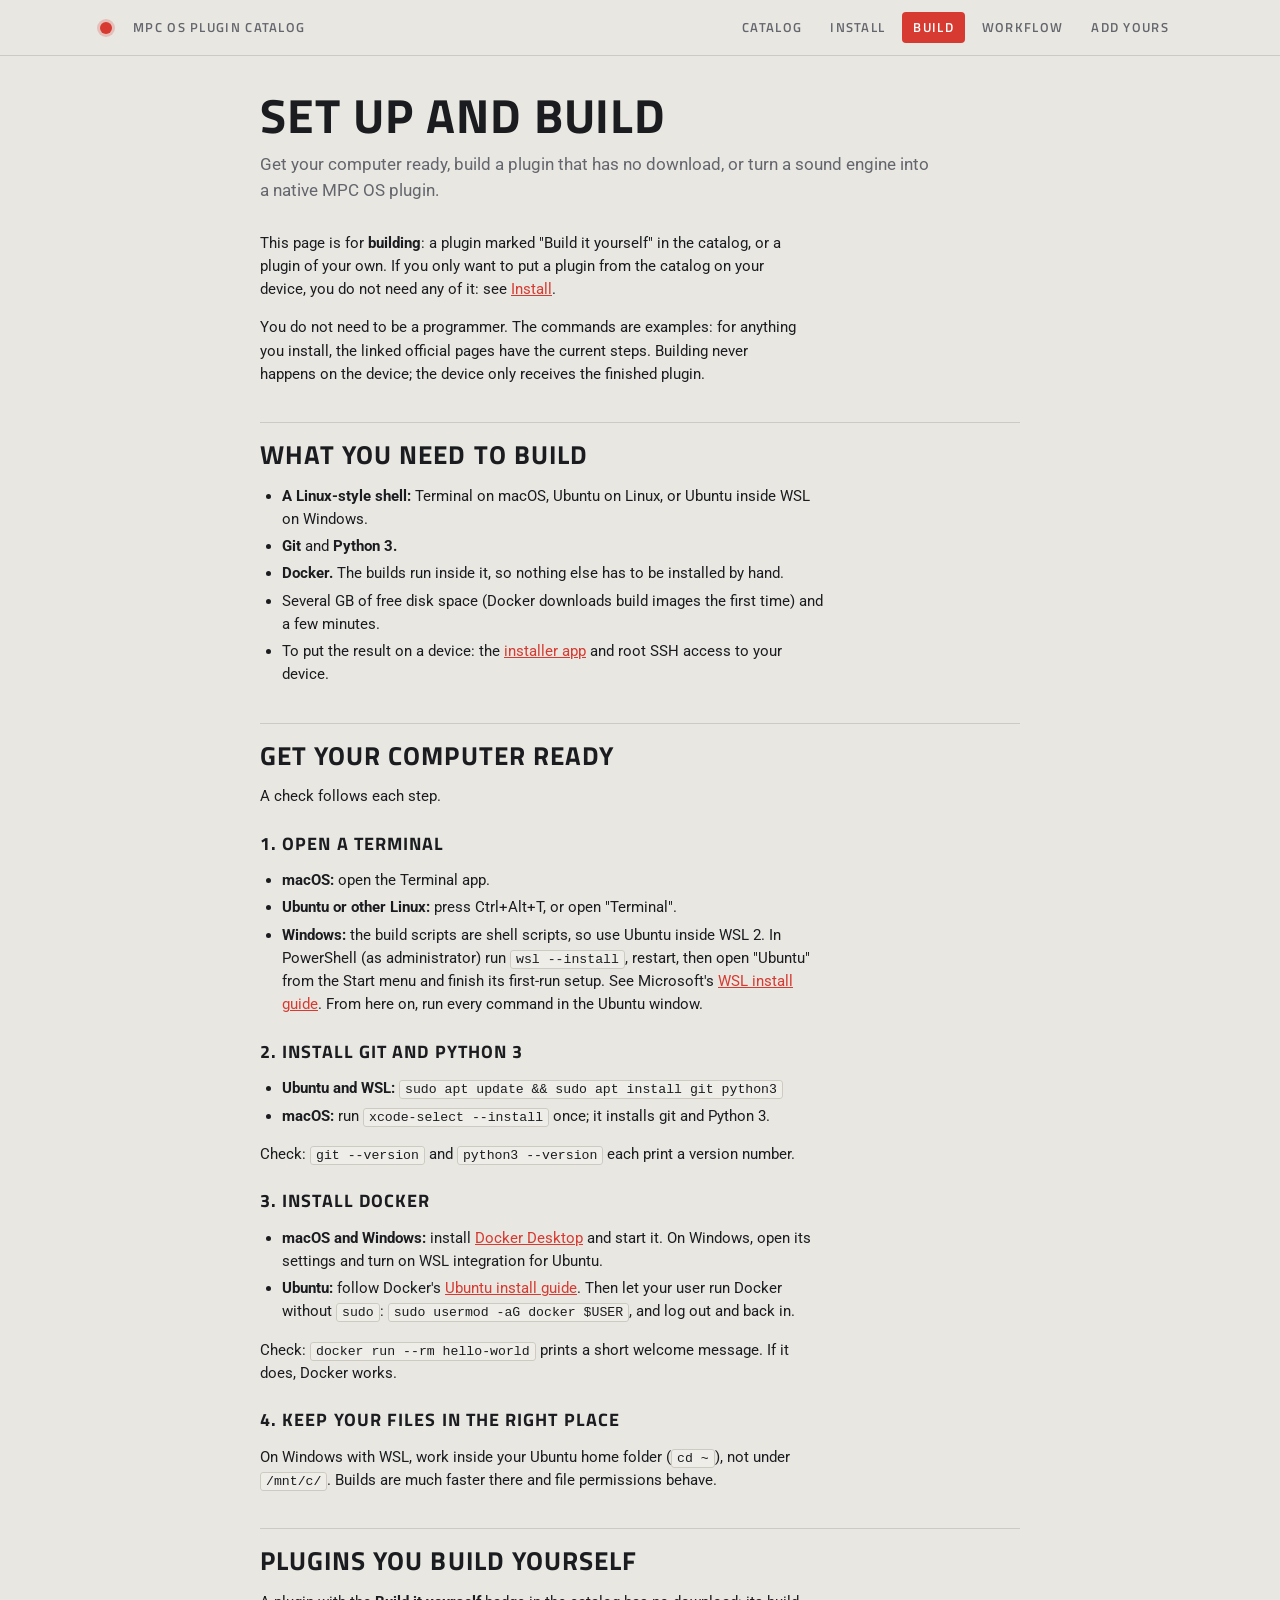
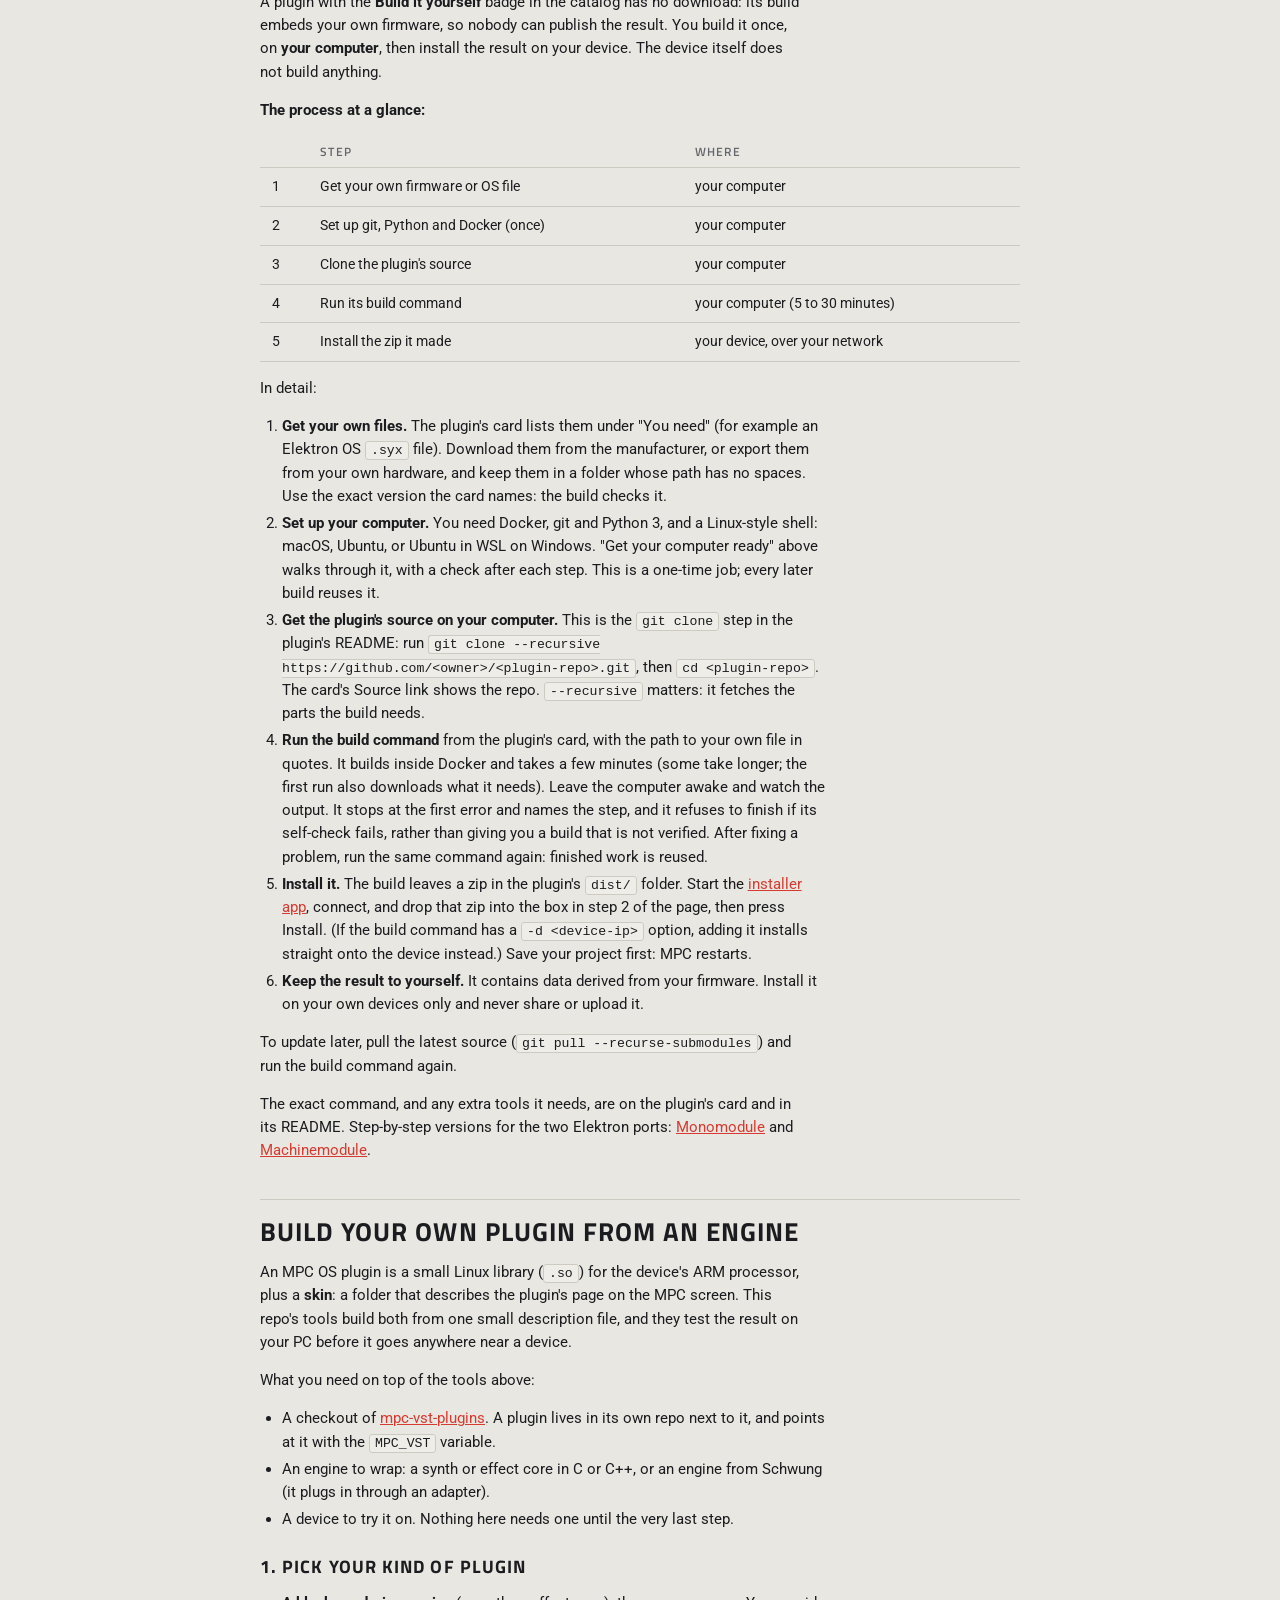
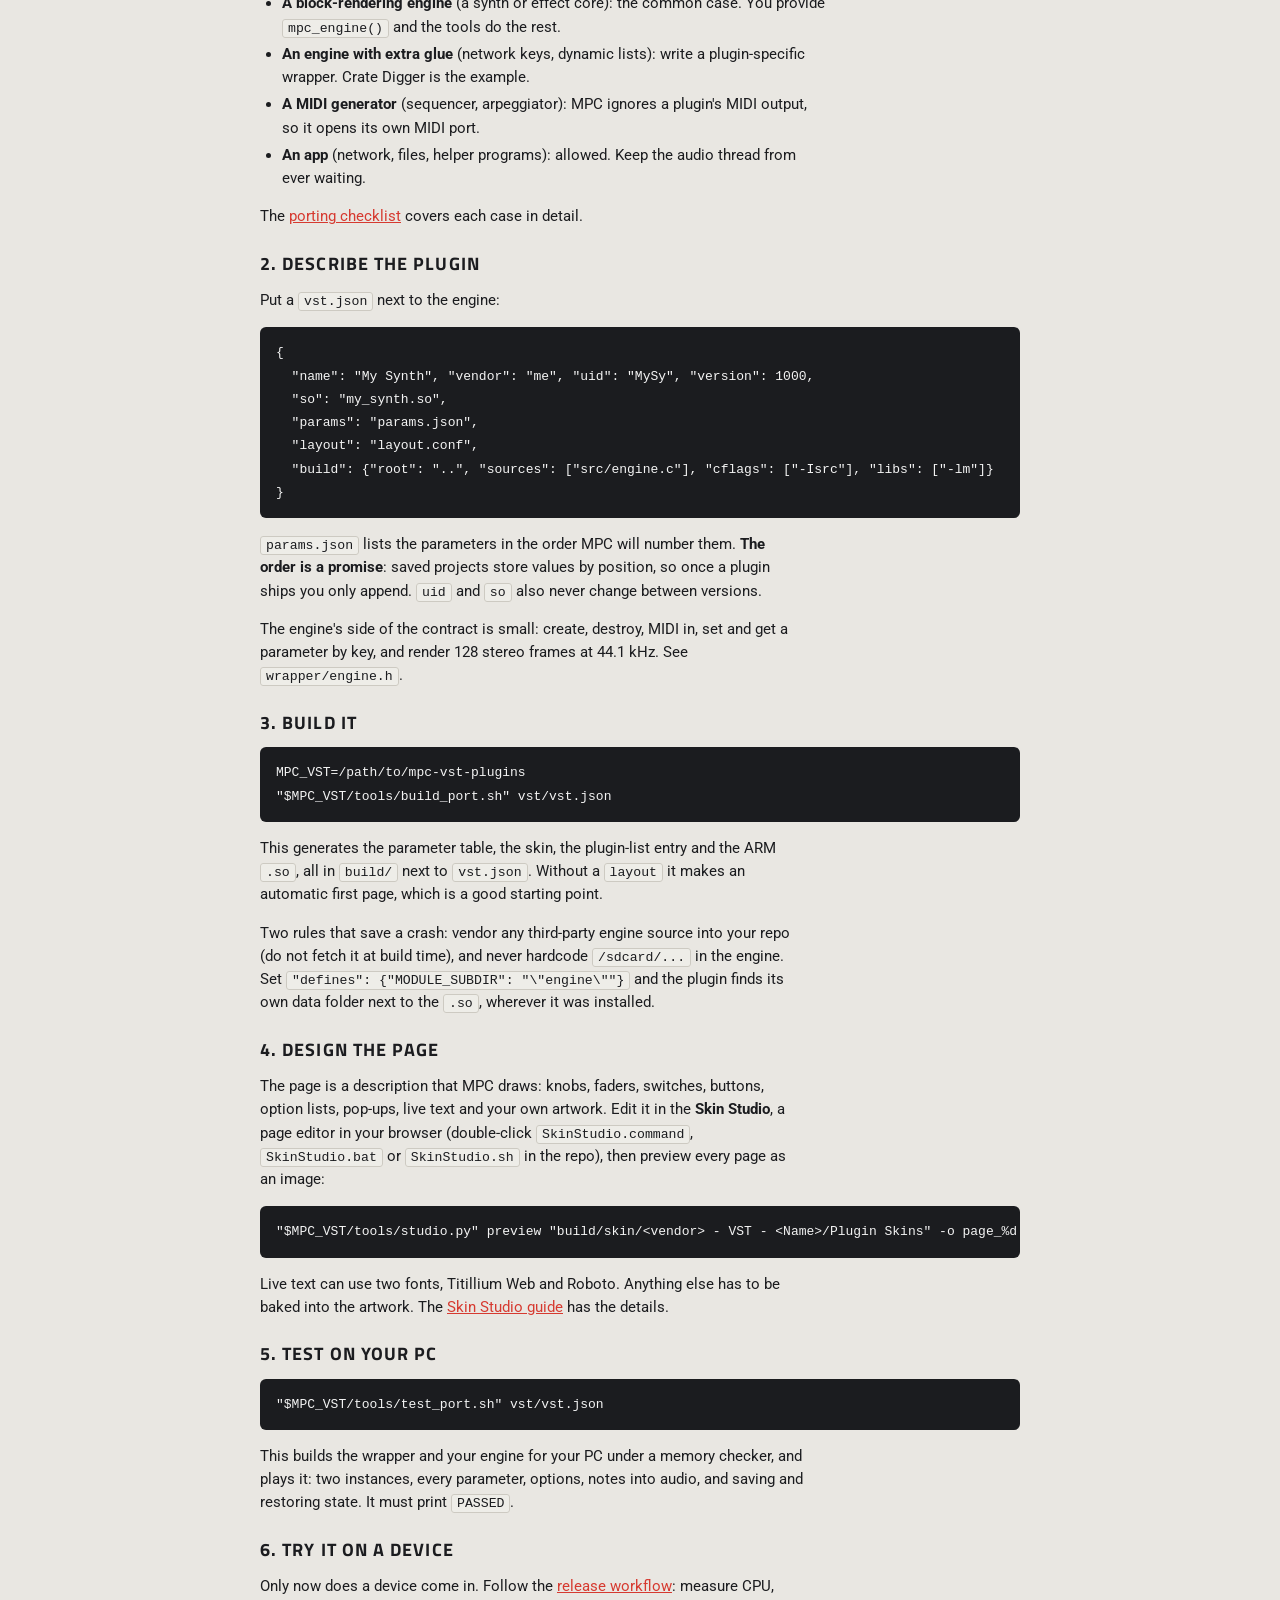
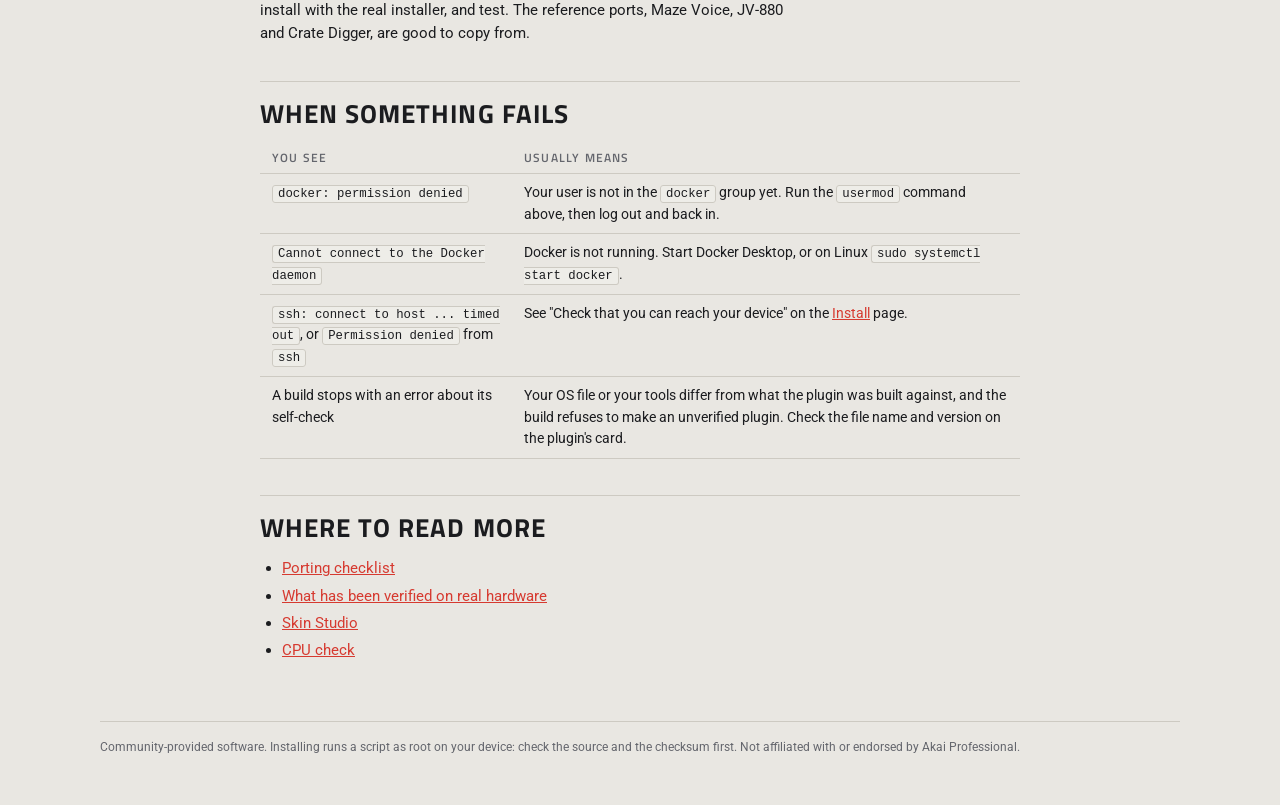
<file: third_party/mpc-vst-plugins/site-fixture/setup.html>
<!doctype html>
<html lang="en"><head><meta charset="utf-8"><title>Moved</title><meta http-equiv="refresh" content="0; url=build.html"><link rel="canonical" href="build.html"></head><body><p>This page moved to <a href="build.html">build.html</a>.</p></body></html>
</file>
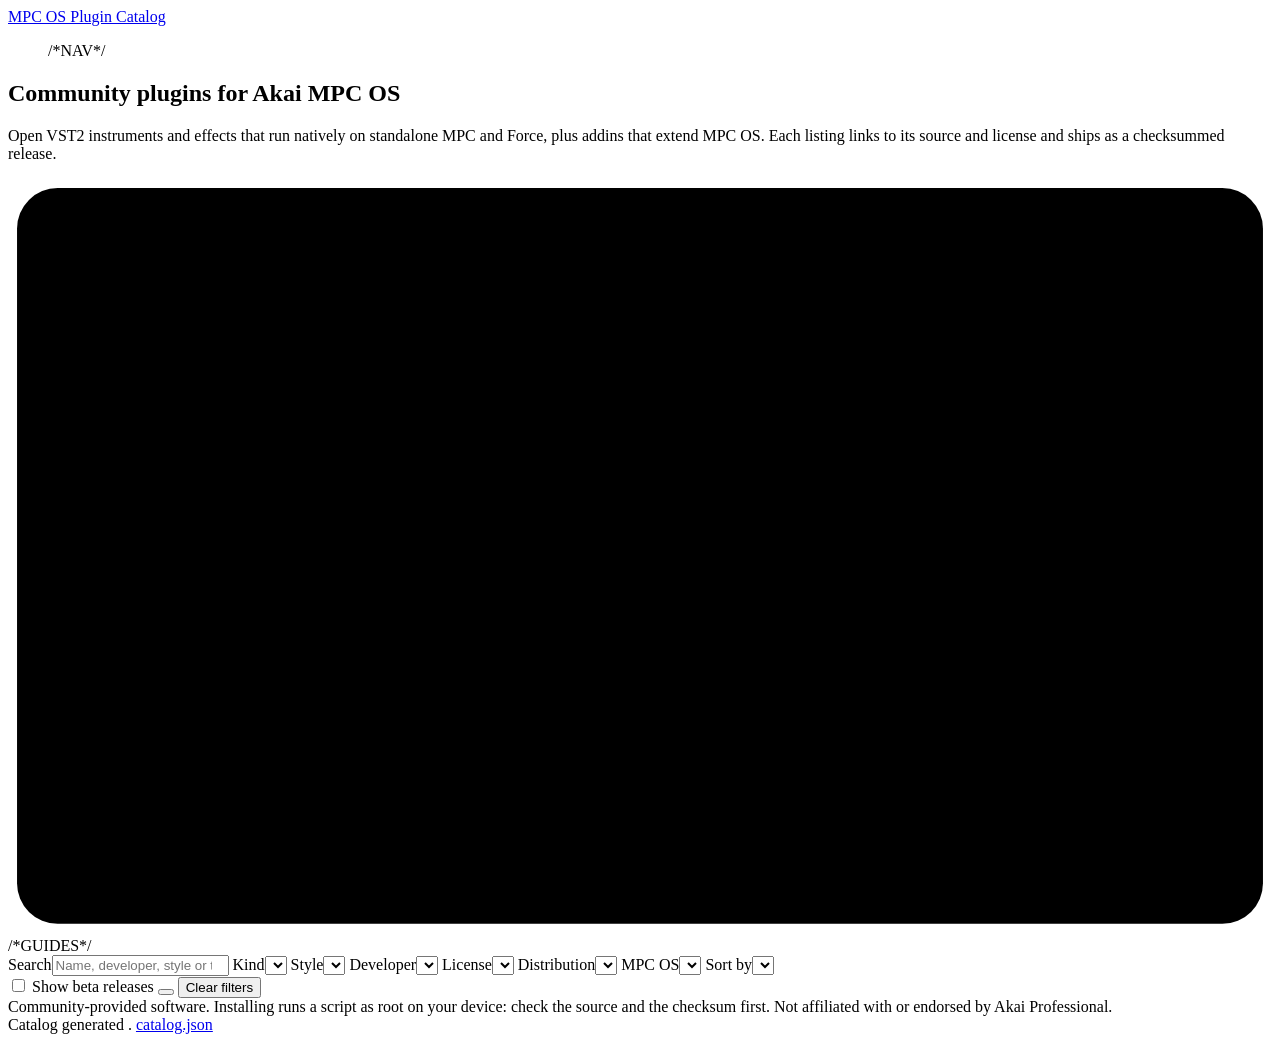
<file: third_party/mpc-vst-plugins/tools/catalog_site/index.template.html>
<!doctype html>
<html lang="en">
<head>
<meta charset="utf-8">
<meta name="viewport" content="width=device-width, initial-scale=1">
<title>MPC OS Plugin Catalog</title>
<meta name="description" content="Community-built, open VST2 plugins for Akai MPC and Force standalone units, with versions, licenses and checksummed downloads.">
<link rel="alternate" type="application/atom+xml" title="New releases" href="feed.xml">
<link rel="stylesheet" href="https://fonts.googleapis.com/css2?family=Roboto:wght@400;500;700&family=Titillium+Web:wght@400;600;700&display=swap">
<style>
/*SITE_CSS*/
</style>
</head>
<body>
<div class="bar"><div class="wrap nav">
  <div class="brand"><span class="dot"></span><a href="index.html">MPC OS Plugin Catalog</a></div>
  <nav aria-label="Site"><ul>/*NAV*/</ul></nav>
</div></div></div>
<main class="wrap">
  <section class="mast">
    <div>
      <h1>Community plugins for Akai MPC OS</h1>
      <p>Open VST2 instruments and effects that run natively on standalone MPC and Force, plus addins that extend MPC OS. Each listing links to its source and license and ships as a checksummed release.</p>
    </div>
    <svg class="mpc" viewBox="0 0 560 334" role="img" aria-label="Line drawing of an MPC: screen with four Q-Link encoders and buttons beneath it, a jog wheel below, and sixteen pads on the left">
      <rect class="body" x="4" y="4" width="552" height="326" rx="18"/>
      <g transform="translate(268 0)">
      <rect class="screen" x="26" y="26" width="240" height="96" rx="6"/>
      <path class="ui" d="M42 44h90M42 60h140M42 74h110M42 88h160"/>
      <rect class="ui-hot" x="42" y="100" width="52" height="14" rx="3"/>
      <path class="ui" d="M222 38v72"/>
      <g id="qlinks"></g>
      <g id="fbtns"></g>
      <circle class="wheel" cx="146" cy="268" r="48"/>
      <circle class="wheel-in" cx="146" cy="268" r="28"/>
      <line class="tick" x1="146" y1="245" x2="146" y2="253"/>
      <g id="sbtns"></g>
      </g>
      <g id="pads"></g>
    </svg>
  </section>

  <div class="pagelist">/*GUIDES*/</div>

  <div class="tools">
    <label class="search">Search<input id="q" type="search" placeholder="Name, developer, style or tag"></label>
    <label>Kind<select id="f-kind"></select></label>
    <label>Style<select id="f-style"></select></label>
    <label>Developer<select id="f-dev"></select></label>
    <label>License<select id="f-lic"></select></label>
    <label>Distribution<select id="f-dist"></select></label>
    <label>MPC OS<select id="f-os"></select></label>
    <label>Sort by<select id="sort"></select></label>
  </div>
  <div class="status">
    <span id="count" aria-live="polite"></span>
    <span>
      <label><input type="checkbox" id="beta"> Show beta releases</label>
      <button class="dir" type="button" id="dir" aria-label="Reverse sort order"></button>
      <button class="linkbtn" type="button" id="clear">Clear filters</button>
    </span>
  </div>

  <div class="grid" id="grid"></div>
  <p class="empty" id="empty" hidden>No plugins match these filters.</p>

  <details class="install" id="inst" hidden>
    <summary><span id="inst-count"></span><span class="hint">Get the install command</span></summary>
    <div class="body">
      <p>Needs SSH access as <b>root</b> to your device (a modded unit). Save your project first: the script asks before it stops MPC, installs everything you ticked, and starts MPC once.</p>
      <label class="ipl">Your device's IP address<input id="ip" type="text" inputmode="decimal" autocomplete="off" spellcheck="false" placeholder="e.g. 192.168.1.20"></label>
      <p class="ipbad" id="ipbad" role="alert" hidden>Use the address as numbers and dots (or a host name): letters, digits, dots and hyphens only.</p>
      <p class="lab">Paste this into a terminal (Terminal on Mac, PowerShell on Windows 10 or later)</p>
      <pre class="cmd"><code id="cmd-main"></code></pre>
      <div class="actions"><button class="btn-l primary" type="button" id="copy-main">Copy command</button><span class="copied" id="copied" role="status"></span></div>
      <details class="how">
        <summary>Read the script first (recommended)</summary>
        <p>It is one plain shell script. Download it, read it, check its hash, then run it:</p>
        <pre class="cmd"><code id="cmd-review"></code></pre>
        <p class="also" id="hashline"></p>
        <p class="also"><a id="script-link" href="mpc-store.sh">Open mpc-store.sh in your browser</a>. It only installs what you name, checks each download against the checksum in the catalog, and never restarts MPC without asking.</p>
      </details>
      <details class="how">
        <summary>Other commands</summary>
        <p class="also">Same first part, different last word: <code>list</code> (what is available and installed), <code>update</code> (newer versions of what you installed with this script), <code>remove &lt;id&gt;</code>, <code>prune</code> (delete old backups of MPC's settings), <code>sync</code> (register plugin folders you copied into Synths by hand).</p>
        <pre class="cmd"><code id="cmd-more"></code></pre>
      </details>
    </div>
  </details>

  <footer>Community-provided software. Installing runs a script as root on your device: check the source and the checksum first. Not affiliated with or endorsed by Akai Professional.<br>
    Catalog generated <span id="gen"></span>. <a href="catalog.json">catalog.json</a></footer>
</main>

<script id="data" type="application/json">/*CATALOG_JSON*/</script>
<script id="store" type="application/json">/*STORE_JSON*/</script>
<script>
var CAT = JSON.parse(document.getElementById("data").textContent);
var P = CAT.plugins;
var state = { q: "", kind: "", style: "", dev: "", lic: "", dist: "", os: "", sort: "updated", rev: false, beta: false, sel: [] };
var STORE = JSON.parse(document.getElementById("store").textContent);
var BY_WARNING = "The result contains firmware-derived data: build it yourself, install it on your own devices only, never share it.";
var ID_RE = /^[a-z0-9]+(-[a-z0-9]+)*$/;
function isBY(p) { return p.distribution === "build-yourself"; }
function kindsOf(p) { var k = [p.kind]; (p.components || []).forEach(function (c) { if (k.indexOf(c.kind) < 0) k.push(c.kind); }); return k; }
var SORTS = {
  name:      { label: "Name",              cmp: function (a, b) { return a.name.localeCompare(b.name); }, desc: false },
  updated:   { label: "Recently updated",  cmp: function (a, b) { return a.updated.localeCompare(b.updated); }, desc: true },
  downloads: { label: "Downloads",         cmp: function (a, b) { return a.downloads - b.downloads; }, desc: true },
  developer: { label: "Developer",         cmp: function (a, b) { return a.author.localeCompare(b.author) || a.name.localeCompare(b.name); }, desc: false },
  kind:      { label: "Kind",              cmp: function (a, b) { return a.kind.localeCompare(b.kind) || a.name.localeCompare(b.name); }, desc: false }
};
function $(id) { return document.getElementById(id); }
function esc(s) { return String(s == null ? "" : s).replace(/[&<>"]/g, function (c) { return {"&":"&amp;","<":"&lt;",">":"&gt;",'"':"&quot;"}[c]; }); }
function uniq(f) { var o = {}; P.forEach(function (p) { var v = f(p); if (v) o[v] = 1; }); return Object.keys(o).sort(); }
function fillSelect(id, all, values, label) {
  $(id).innerHTML = '<option value="">' + all + '</option>' + values.map(function (v) { return '<option value="' + esc(v) + '">' + esc(label ? label(v) : v) + '</option>'; }).join("");
}
var KINDS = { instrument: "Instruments", effect: "Effects", addin: "Addins" };
var title = function (s) { return s.replace(/-/g, " ").replace(/^./, function (c) { return c.toUpperCase(); }); };
var allKinds = {}; P.forEach(function (p) { kindsOf(p).forEach(function (k) { allKinds[k] = 1; }); });
fillSelect("f-kind", "All kinds", Object.keys(allKinds).sort(), function (v) { return KINDS[v] || v; });
fillSelect("f-dist", "Any distribution", ["release", "build-yourself"], function (v) { return v === "release" ? "Download a release zip" : "Build it yourself"; });
fillSelect("f-os", "Any MPC OS", ["2x", "3x"], function (v) { return v === "2x" ? "Works on MPC OS 2.x" : "MPC OS 3.x only"; });
fillSelect("f-style", "All styles", uniq(function (p) { return p.style; }), title);
fillSelect("f-dev", "All developers", uniq(function (p) { return p.author; }));
fillSelect("f-lic", "Any license", ["open", "source-available"], function (v) { return v === "open" ? "Open source" : "Source-available (restricted use)"; });
$("sort").innerHTML = Object.keys(SORTS).map(function (k) { return '<option value="' + k + '">' + SORTS[k].label + '</option>'; }).join("");
$("gen").textContent = CAT.generated || "";

function shown(p) {   /* the version to feature */
  var v = p.versions.filter(function (x) { return !x.yanked; });
  var stable = v.filter(function (x) { return x.channel === "stable"; })[0];
  var beta = v.filter(function (x) { return x.channel === "beta"; })[0];
  if (state.beta && beta && (!stable || beta.date >= stable.date)) return beta;
  return stable || (state.beta ? beta : null) || null;
}
/* Which MPC OS generations a version works on (catalog_check.py works it out from the skin and glibc; docs/OS2_SKINS.md). Absent for
   addins, build-yourself entries and catalogs built before the field: no badge then. */
function osGens(v) { return v && v.os_compat && v.os_compat.length ? v.os_compat : null; }
function tested2x(v) { return !!(v && (v.tested || []).some(function (t) { return /^2\./.test(t.firmware || ""); })); }
function osWhy(v) {   /* plain words; the exact reasons stay in the tooltip */
  var w = v.os_compat_why || [], lib = w.some(function (x) { return /^needs glibc/.test(x); }), skin = w.some(function (x) { return !/^needs glibc/.test(x); });
  return (lib ? "needs a newer system library than MPC OS 2.x has" : "") + (lib && skin ? "; " : "") + (skin ? "its skin uses a newer file format than MPC OS 2.x reads" : "");
}
function osTag(v) {
  var g = osGens(v); if (!g) return "";
  if (g.indexOf("2.x") >= 0) return '<span class="tag ok" title="' + esc("Skin and library checked against MPC OS 2.15.1's own skins and glibc. " + (tested2x(v) ? "Tested on a 2.x unit." : "Not yet tested on a 2.x unit.")) + '">MPC OS 2.x + 3.x' + (tested2x(v) ? " &middot; tested" : "") + '</span>';
  return '<span class="tag warn" title="' + esc("Not compatible with MPC OS 2.x" + (osWhy(v) ? ": " + osWhy(v) : "") + ((v.os_compat_why || []).length ? " (" + v.os_compat_why.join("; ") + ")" : "")) + '">MPC OS 3.x only</span>';
}
function osRow(v) {
  var g = osGens(v); if (!g) return "";
  if (g.indexOf("2.x") >= 0) return '<dt>MPC OS</dt><dd>2.x and 3.x (' + (tested2x(v) ? "tested on a 2.x unit" : "checked against 2.15.1's own skins, not yet tested on a 2.x unit") + ')</dd>';
  return '<dt>MPC OS</dt><dd>3.x only' + (osWhy(v) ? ' (' + esc(osWhy(v)) + ')' : '') + '</dd>';
}
function match(p) {
  var s = state, hay = [p.name, p.author, p.style || "", (p.tags || []).join(" "), p.summary].join(" ").toLowerCase();
  if (s.q && hay.indexOf(s.q.toLowerCase()) < 0) return false;
  if (s.kind && kindsOf(p).indexOf(s.kind) < 0) return false;
  if (s.dist === "build-yourself" && !isBY(p)) return false;
  if (s.dist === "release" && isBY(p)) return false;
  if (s.style && p.style !== s.style) return false;
  if (s.dev && p.author !== s.dev) return false;
  if (s.lic === "open" && p.source_available) return false;
  if (s.lic === "source-available" && !p.source_available) return false;
  if (s.os) { var g = osGens(shown(p)); if (!g || (s.os === "2x") !== (g.indexOf("2.x") >= 0)) return false; }
  return true;
}
function size(n) { return n > 1e6 ? (n / 1e6).toFixed(1) + " MB" : Math.round(n / 1e3) + " KB"; }
function testedRow(v) {
  if (!v) return "";
  return '<dt>Tested on</dt><dd>' + (v.tested && v.tested.length ? v.tested.map(function (t) { return esc(t.device + (t.firmware ? " " + t.firmware : "") + (t.date ? " (" + t.date + ")" : "")); }).join(", ") : "Not reported") + '</dd>';
}
function safeUrl(u) { return /^https:\/\//.test(u) ? u : "#"; }
function card(p) {
  var by = isBY(p), v = shown(p), tags = [];
  if (by) tags.push('<span class="tag build" title="No download: you build it from your own files">Build it yourself</span>');
  tags.push(p.kind === "addin" ? '<span class="tag" title="Loaded into MPC when it starts (LD_PRELOAD), not a plugin on a track">addin</span>' : '<span class="tag">' + esc(p.kind) + '</span>');
  if (p.style) tags.push('<span class="tag">' + esc(title(p.style)) + '</span>');
  tags.push('<span class="tag">' + esc(p.license) + '</span>');
  if (p.source_available) tags.push('<span class="tag warn" title="Source is public but the license limits how it may be used">Restricted use</span>');
  if (!by && p.kind !== "addin" && osTag(v)) tags.push(osTag(v));
  (p.tags || []).forEach(function (t) { if (!(by && t === "firmware-derived")) tags.push('<span class="tag">' + esc(t) + '</span>'); });
  var hist = p.versions.length ? '<details class="vers"><summary>Versions (' + p.versions.length + ')</summary><table>' + p.versions.map(function (x) {
    var cols = by ? '<td><a href="' + esc(safeUrl(x.source_url)) + '">tag ' + esc(x.tag) + '</a></td>' : '<td>' + size(x.size) + '</td><td title="sha256 ' + esc(x.sha256) + '">' + esc(x.sha256.slice(0, 10)) + '</td>';
    return '<tr class="' + (x.yanked ? "y" : "") + '"><td>v' + esc(x.version) + '</td><td>' + esc(x.date) + '</td><td>' + esc(x.channel) + (x.yanked ? ", yanked" : "") + '</td>' + cols + '</tr>';
  }).join("") + '</table></details>' : "";
  var shot = p.screenshot && safeUrl(p.screenshot) !== "#" ? '<a class="shot" href="' + esc(p.screenshot) + '"><img src="' + esc(p.screenshot) + '" alt="' + esc(p.name) + ' screenshot" loading="lazy"></a>' : "";
  var head = '<article class="card' + (by ? " by" : "") + '">' + shot + '<header><div><h2>' + esc(p.name) + '</h2><div class="by">by ' + esc(p.author) + '</div></div>' +
    (v ? '<span class="ver" title="Latest ' + (by ? "tag" : esc(v.channel) + " release") + '">v' + esc(v.version) + (v.channel === "beta" ? " beta" : "") + '</span>' : '<span class="ver">' + (by ? "no tag" : "no release") + '</span>') + '</header>' +
    '<div class="tags">' + tags.join("") + '</div><p>' + esc(p.summary) + '</p>';
  if (by) {
    var b = p.build, docs = safeUrl(b.docs_url.replace("{tag}", v ? v.tag : "HEAD"));
    var names = p.requires_user_files.map(function (f) { return esc(f.name); }).join("; ");
    var comps = (p.components || []).length > 1;
    var hasMore = comps || p.requires_user_files.some(function (f) { return f.description; }) || (b.needs || []).length;
    var tested = v ? (v.tested && v.tested.length ? v.tested.map(function (t) { return esc(t.device + (t.firmware ? " " + t.firmware : "") + (t.date ? " (" + t.date + ")" : "")); }).join(", ") : "not reported") : "";
    return head +
      '<p class="needline"><strong>You need:</strong> ' + names + '</p>' +
      '<pre class="cmd"><code>' + esc(b.command) + '</code></pre>' +
      '<p class="line">Run this on your computer (needs Docker), not on the device. <a href="build.html#plugins-you-build-yourself">Step by step</a></p>' +
      (hasMore ? '<details class="how"><summary>Details and other requirements</summary><ul>' + p.requires_user_files.map(function (f) { return '<li><strong>' + esc(f.name) + '</strong>: ' + esc(f.description) + '</li>'; }).join("") + '</ul>' +
        ((b.needs || []).length ? '<p class="also">Also needs: ' + b.needs.map(esc).join(", ") + '.</p>' : '') +
        (comps ? '<p class="also">Installs: ' + p.components.map(function (c) { return esc(c.name + " (" + c.kind + ")"); }).join(", ") + '.</p>' : '') + '</details>' : '') +
      '<p class="fw" role="note">' + esc(BY_WARNING) + '</p>' +
      '<p class="line">Updated ' + esc(p.updated || "n/a") + (v ? ' &middot; Tested on: ' + tested : '') + '</p>' +
      '<div class="actions"><a class="btn-l primary" href="' + esc(docs) + '">How to build</a>' +
      '<a class="btn-l" href="https://github.com/' + esc(p.repo) + '">Source</a></div>' + hist + '</article>';
  }
  return head +
    '<dl class="meta"><dt>Updated</dt><dd>' + esc(p.updated || "n/a") + '</dd><dt>Downloads</dt><dd>' + p.downloads.toLocaleString() + '</dd>' + testedRow(v) + (p.kind !== "addin" ? osRow(v) : "") +
    (v && p.kind !== "addin" ? '<dt>Projects</dt><dd>Compat ' + v.param_compat + ' (saved projects break only when this changes)</dd>' : '') + '<dt>Source</dt><dd>' + esc(p.repo) + '</dd></dl>' +
    '<div class="actions">' + (v ? '<a class="btn-l primary" href="' + esc(v.url) + '">Download</a>' : '') +
    '<a class="btn-l" href="https://github.com/' + esc(p.repo) + '">Source</a>' +
    (v && ID_RE.test(p.id) ? '<label class="pick"><input type="checkbox" data-pick="' + esc(p.id) + '"' + (state.sel.indexOf(p.id) >= 0 ? " checked" : "") + '> Add to install list</label>' : '') +
    '</div>' + hist + '</article>';
}
function render() {
  var out = P.filter(match), so = SORTS[state.sort];
  out.sort(function (a, b) { var r = so.cmp(a, b); return (so.desc ? -r : r) * (state.rev ? -1 : 1); });
  $("grid").innerHTML = out.map(card).join("");
  $("empty").hidden = out.length > 0;
  $("count").textContent = out.length + " of " + P.length + " plugin" + (P.length === 1 ? "" : "s");
  var down = so.desc !== state.rev;
  $("dir").textContent = down ? "Z-A / high-low" : "A-Z / low-high";
  $("dir").title = "Sorted " + (down ? "descending" : "ascending");
  save();
}
function save() {
  var d = { q: state.q, kind: state.kind, style: state.style, dev: state.dev, lic: state.lic, dist: state.dist, os: state.os, sort: state.sort === "updated" ? "" : state.sort, rev: state.rev ? "1" : "", beta: state.beta ? "1" : "", sel: state.sel.join(",") }, q = [];
  Object.keys(d).forEach(function (k) { if (d[k]) q.push(k + "=" + encodeURIComponent(d[k])); });
  try { history.replaceState(null, "", q.length ? "#" + q.join("&") : location.pathname + location.search); } catch (e) {}
}
function load() {
  location.hash.replace(/^#/, "").split("&").forEach(function (kv) {
    var i = kv.indexOf("="); if (i < 0) return;
    var k = kv.slice(0, i), v = decodeURIComponent(kv.slice(i + 1));
    if (k === "rev" || k === "beta") state[k] = v === "1";
    else if (k === "sel") state.sel = v.split(",").filter(function (id) { return ID_RE.test(id) && P.some(function (p) { return p.id === id && !isBY(p); }); });
    else if (k in state) state[k] = v;
  });
  if (!SORTS[state.sort]) state.sort = "updated";
}
var map = { "q": "q", "f-kind": "kind", "f-style": "style", "f-dev": "dev", "f-lic": "lic", "f-dist": "dist", "f-os": "os", "sort": "sort" };
Object.keys(map).forEach(function (id) { $(id).addEventListener(id === "q" ? "input" : "change", function () { state[map[id]] = $(id).value; if (id === "sort") state.rev = false; render(); }); });
$("beta").addEventListener("change", function () { state.beta = $("beta").checked; render(); });
$("dir").addEventListener("click", function () { state.rev = !state.rev; render(); });
$("clear").addEventListener("click", function () { state = { q: "", kind: "", style: "", dev: "", lic: "", dist: "", os: "", sort: "updated", rev: false, beta: false, sel: state.sel }; sync(); render(); });
function sync() { Object.keys(map).forEach(function (id) { $(id).value = state[map[id]]; }); $("beta").checked = state.beta; }
load(); sync(); render();

/* Install command: ssh into the device, download mpc-store.sh from this site, run it. The plugin ids are validated above and the
   address below, and everything is written with textContent, so nothing typed here can inject markup or shell syntax. */
var SITE = /^https?:$/.test(location.protocol) ? new URL(".", location.href).href : "https://sd88me.github.io/mpc-vst-plugins/";
var IP_RE = /^[A-Za-z0-9]([A-Za-z0-9.-]*[A-Za-z0-9])?$/;
function target() { var v = $("ip").value.trim(); return v && IP_RE.test(v) ? v : "<device-ip>"; }
function withScript(args, tty) {   /* one ssh call: fetch the script, then run it. -t so its questions can be answered */
  return "ssh " + (tty ? "-t " : "") + "root@" + target() + ' "wget -qO /tmp/mpc-store.sh ' + SITE + "mpc-store.sh && sh /tmp/mpc-store.sh " + args + '"';
}
function panel() {
  var n = state.sel.length, bad = $("ip").value.trim() !== "" && !IP_RE.test($("ip").value.trim());
  $("inst").hidden = n === 0;
  $("inst-count").textContent = n + " plugin" + (n === 1 ? "" : "s") + " selected";
  $("ipbad").hidden = !bad;
  $("cmd-main").textContent = withScript("install " + state.sel.join(" "), true);
  var t = target();
  $("cmd-review").textContent = 'ssh root@' + t + ' "wget -qO /tmp/mpc-store.sh ' + SITE + 'mpc-store.sh"\n' +
    'ssh root@' + t + ' "cat /tmp/mpc-store.sh"\n' +
    (STORE["mpc-store.sh"] ? 'ssh root@' + t + ' "sha256sum /tmp/mpc-store.sh"\n' : "") +
    'ssh -t root@' + t + ' "sh /tmp/mpc-store.sh install ' + state.sel.join(" ") + '"';
  $("hashline").textContent = STORE["mpc-store.sh"] ? "The hash it should print: " + STORE["mpc-store.sh"] : "";
  $("script-link").href = SITE + "mpc-store.sh";
  $("cmd-more").textContent = ["list", "update", "prune --keep 10", "sync"].map(function (a) { return withScript(a, a !== "list"); }).join("\n\n");
}
$("grid").addEventListener("change", function (e) {
  var id = e.target.getAttribute && e.target.getAttribute("data-pick"); if (!id) return;
  var i = state.sel.indexOf(id);
  if (e.target.checked && i < 0) state.sel.push(id); else if (!e.target.checked && i >= 0) state.sel.splice(i, 1);
  panel(); save();
});
$("ip").addEventListener("input", panel);
$("copy-main").addEventListener("click", function () {
  var text = $("cmd-main").textContent, done = function () { $("copied").textContent = "Copied"; setTimeout(function () { $("copied").textContent = ""; }, 2000); };
  if (navigator.clipboard && navigator.clipboard.writeText) navigator.clipboard.writeText(text).then(done, function () { selectCmd(); });
  else selectCmd();
  function selectCmd() { var r = document.createRange(); r.selectNodeContents($("cmd-main")); var s = getSelection(); s.removeAllRanges(); s.addRange(r); $("copied").textContent = "Selected: press Ctrl+C / Cmd+C"; }
});
panel();

/* MPC drawing */
function put(id, html) { $(id).innerHTML = html; }
var h = "", i, j;
for (i = 0; i < 4; i++) { var cx = 26 + 30 + i * 60; h += '<circle class="knob" cx="' + cx + '" cy="146" r="12"/><line class="tick" x1="' + cx + '" y1="137" x2="' + cx + '" y2="142" transform="rotate(' + (i * 40 - 60) + ' ' + cx + ' 146)"/>'; }
put("qlinks", h);
h = ""; for (j = 0; j < 2; j++) for (i = 0; i < 6; i++) h += '<rect class="btn" x="' + (26 + i * 40.6) + '" y="' + (176 + j * 20) + '" width="34" height="14" rx="3"/>';
put("fbtns", h);
h = ""; for (j = 0; j < 3; j++) { h += '<rect class="btn' + (j === 2 ? " rec" : "") + '" x="26" y="' + (240 + j * 24) + '" width="40" height="18" rx="3"/><rect class="btn" x="226" y="' + (240 + j * 24) + '" width="40" height="18" rx="3"/>'; }
put("sbtns", h);
var lit = { 1: "on", 2: "on", 6: "alt", 9: "on", 11: "on pulse", 14: "alt" };
h = ""; for (i = 0; i < 16; i++) { var r = Math.floor(i / 4), c = i % 4; h += '<rect class="pad ' + (lit[i] || "") + '" x="' + (26 + c * 63) + '" y="' + (26 + r * 71) + '" width="57" height="65" rx="5"/>'; }
put("pads", h);
</script>
</body>
</html>
</file>
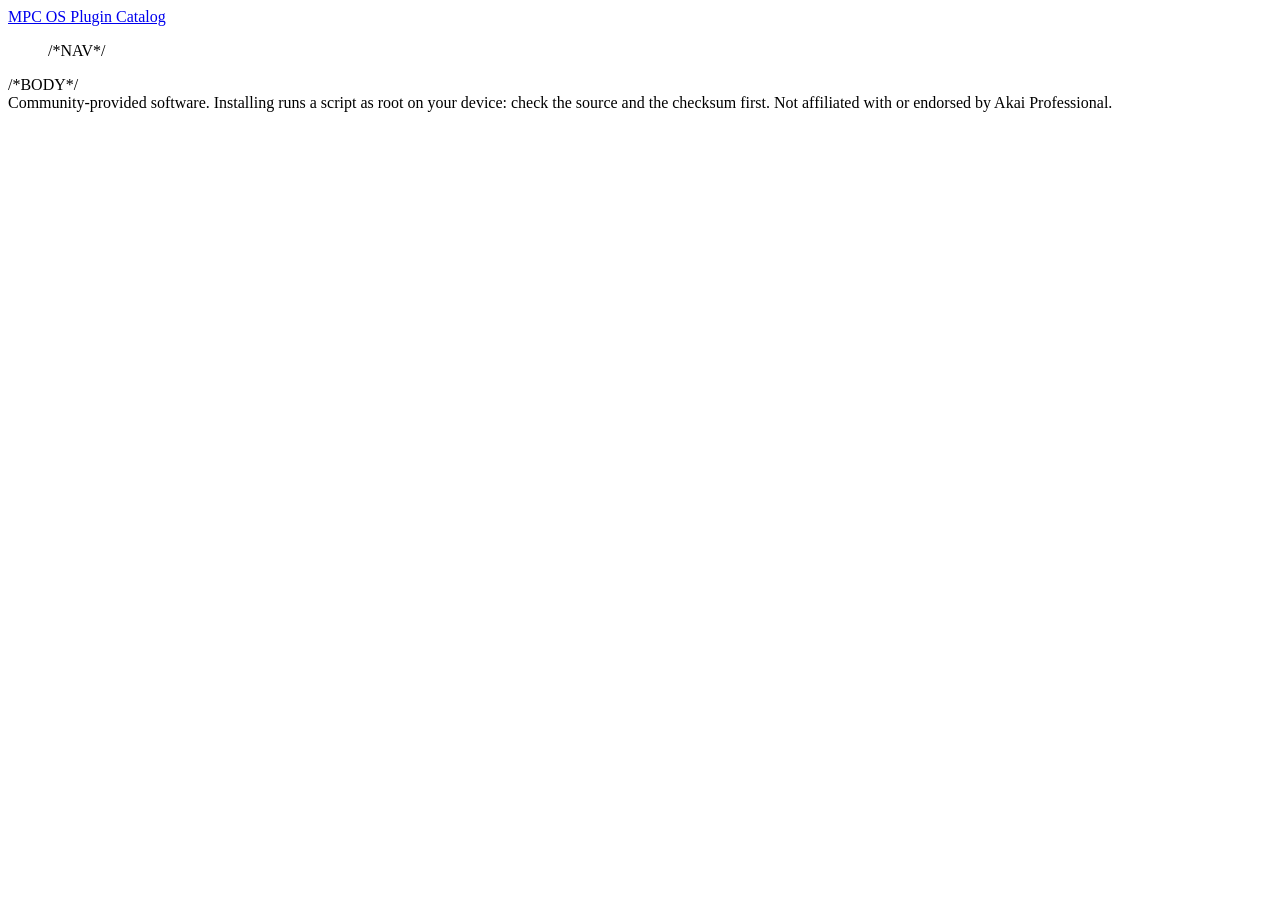
<file: third_party/mpc-vst-plugins/tools/catalog_site/page.template.html>
<!doctype html>
<html lang="en">
<head>
<meta charset="utf-8">
<meta name="viewport" content="width=device-width, initial-scale=1">
<title>/*TITLE*/ - MPC OS Plugin Catalog</title>
<meta name="description" content="/*DESC*/">
<link rel="stylesheet" href="https://fonts.googleapis.com/css2?family=Roboto:wght@400;500;700&family=Titillium+Web:wght@400;600;700&display=swap">
<style>
/*SITE_CSS*/
</style>
</head>
<body>
<div class="bar"><div class="wrap nav">
  <div class="brand"><span class="dot"></span><a href="index.html">MPC OS Plugin Catalog</a></div>
  <nav aria-label="Site"><ul>/*NAV*/</ul></nav>
</div></div>
<main class="wrap doc">
/*BODY*/
</main>
<script>
/* a link to a collapsible section (page.html#its-title) opens it */
function openFold() {
  var h = decodeURIComponent(location.hash.slice(1)), e = h ? document.getElementById(h) : null;
  if (!e) return;
  for (var n = e; n; n = n.parentElement) if (n.tagName === "DETAILS") n.open = true;
  e.scrollIntoView();
}
addEventListener("hashchange", openFold); openFold();
</script>
<footer class="wrap">Community-provided software. Installing runs a script as root on your device: check the source and the checksum first. Not affiliated with or endorsed by Akai Professional.</footer>
</body>
</html>
</file>
